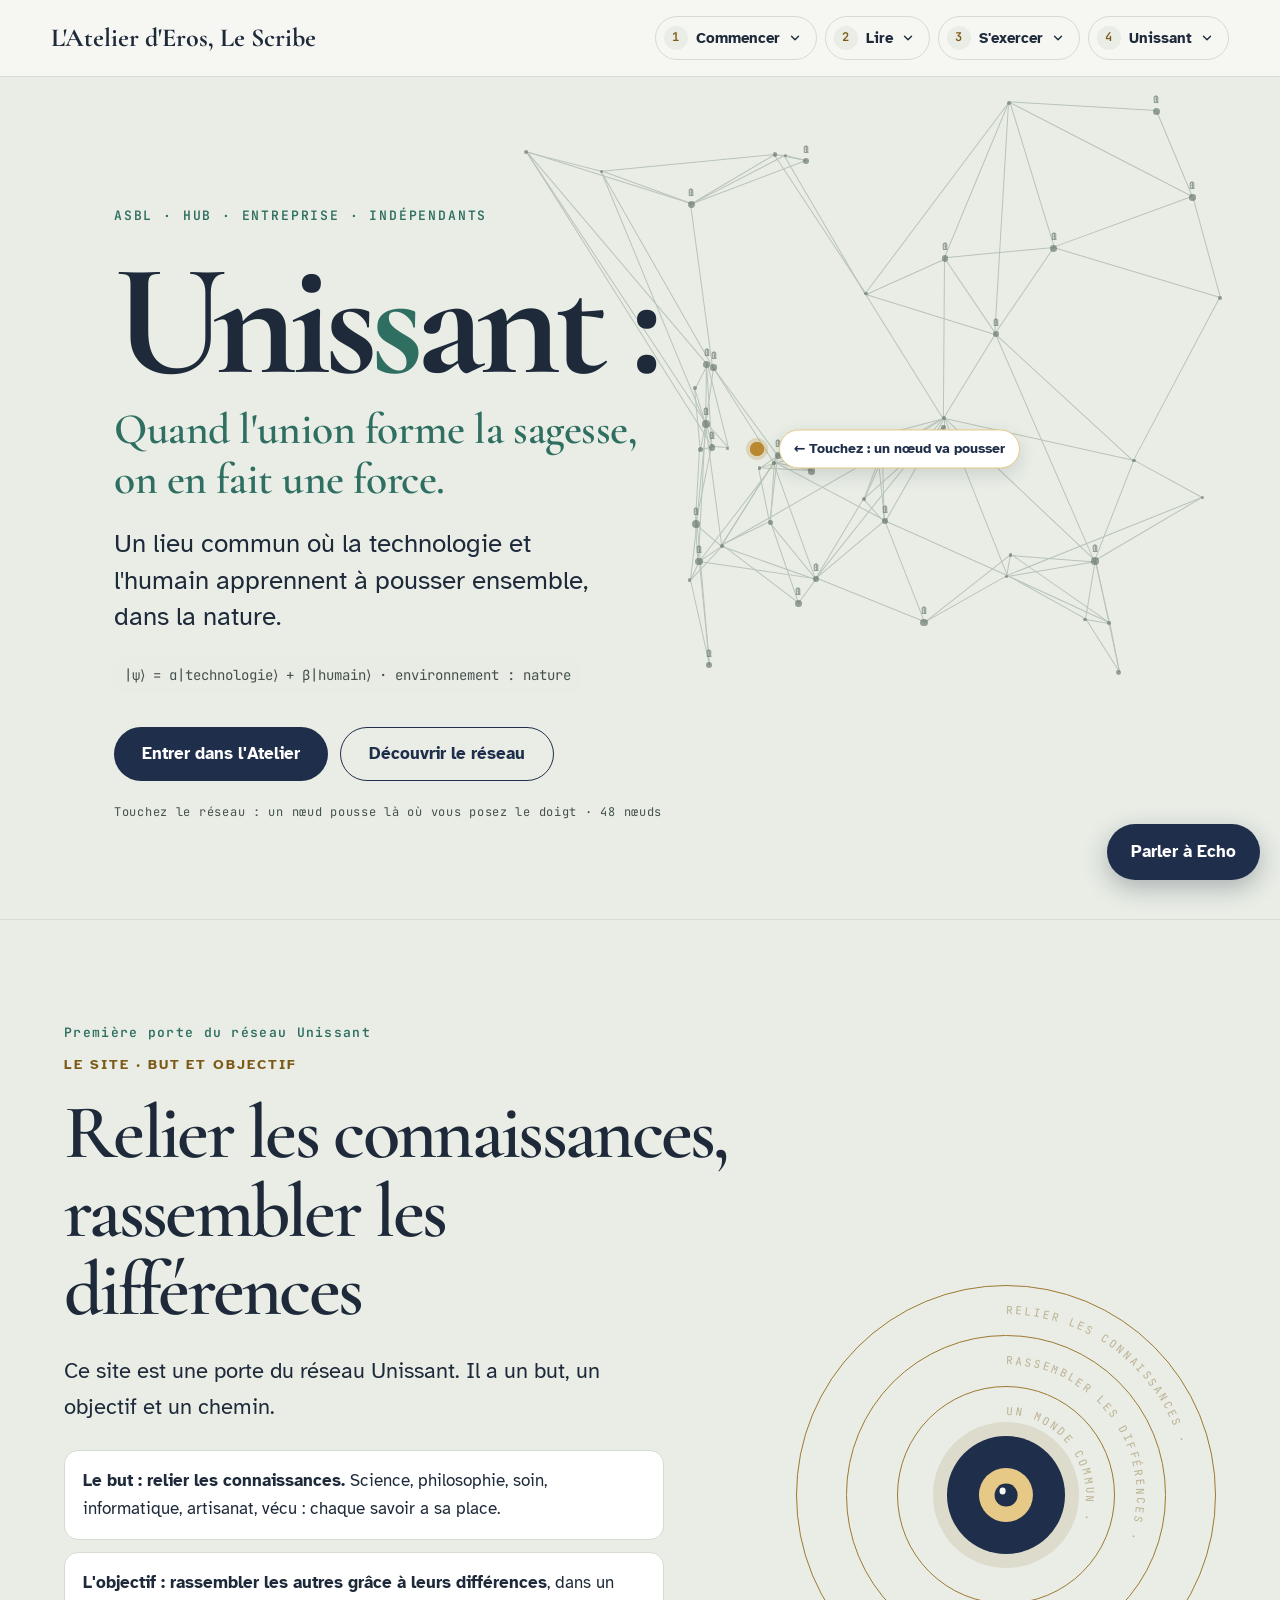
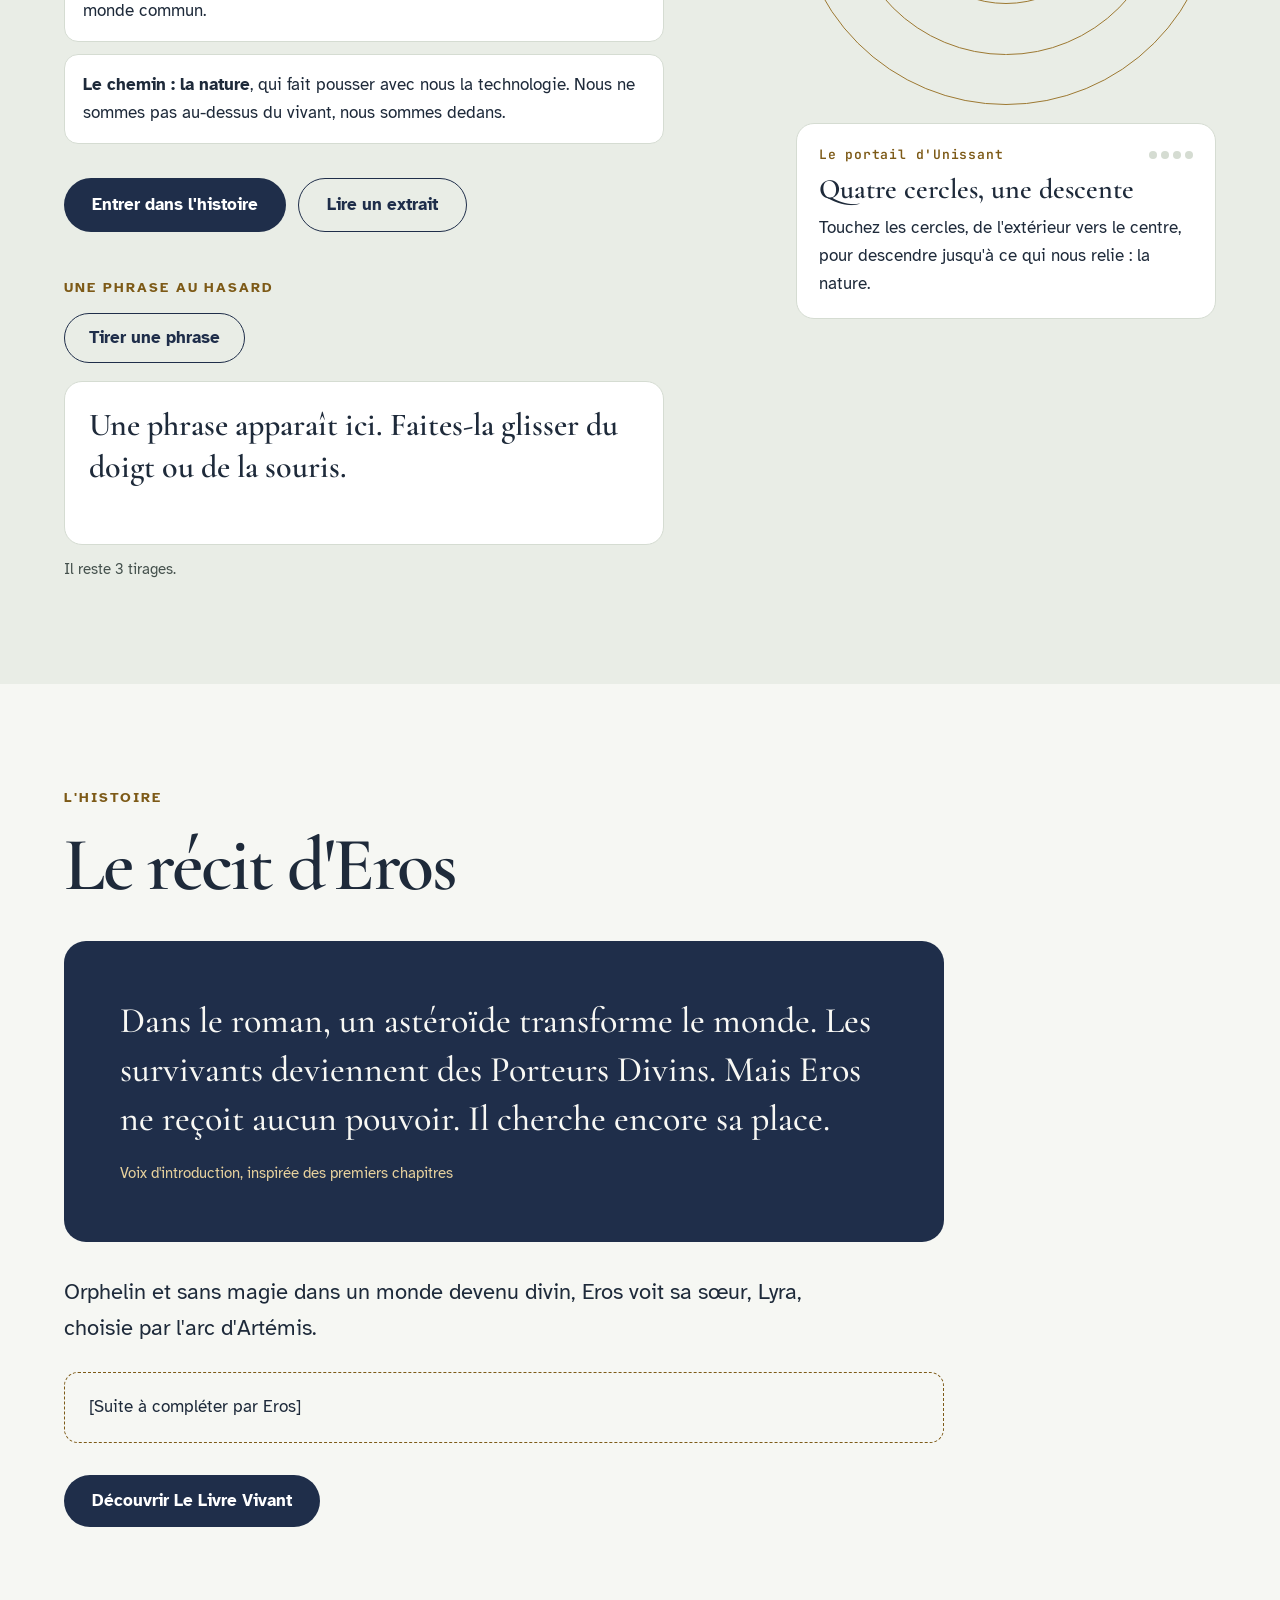
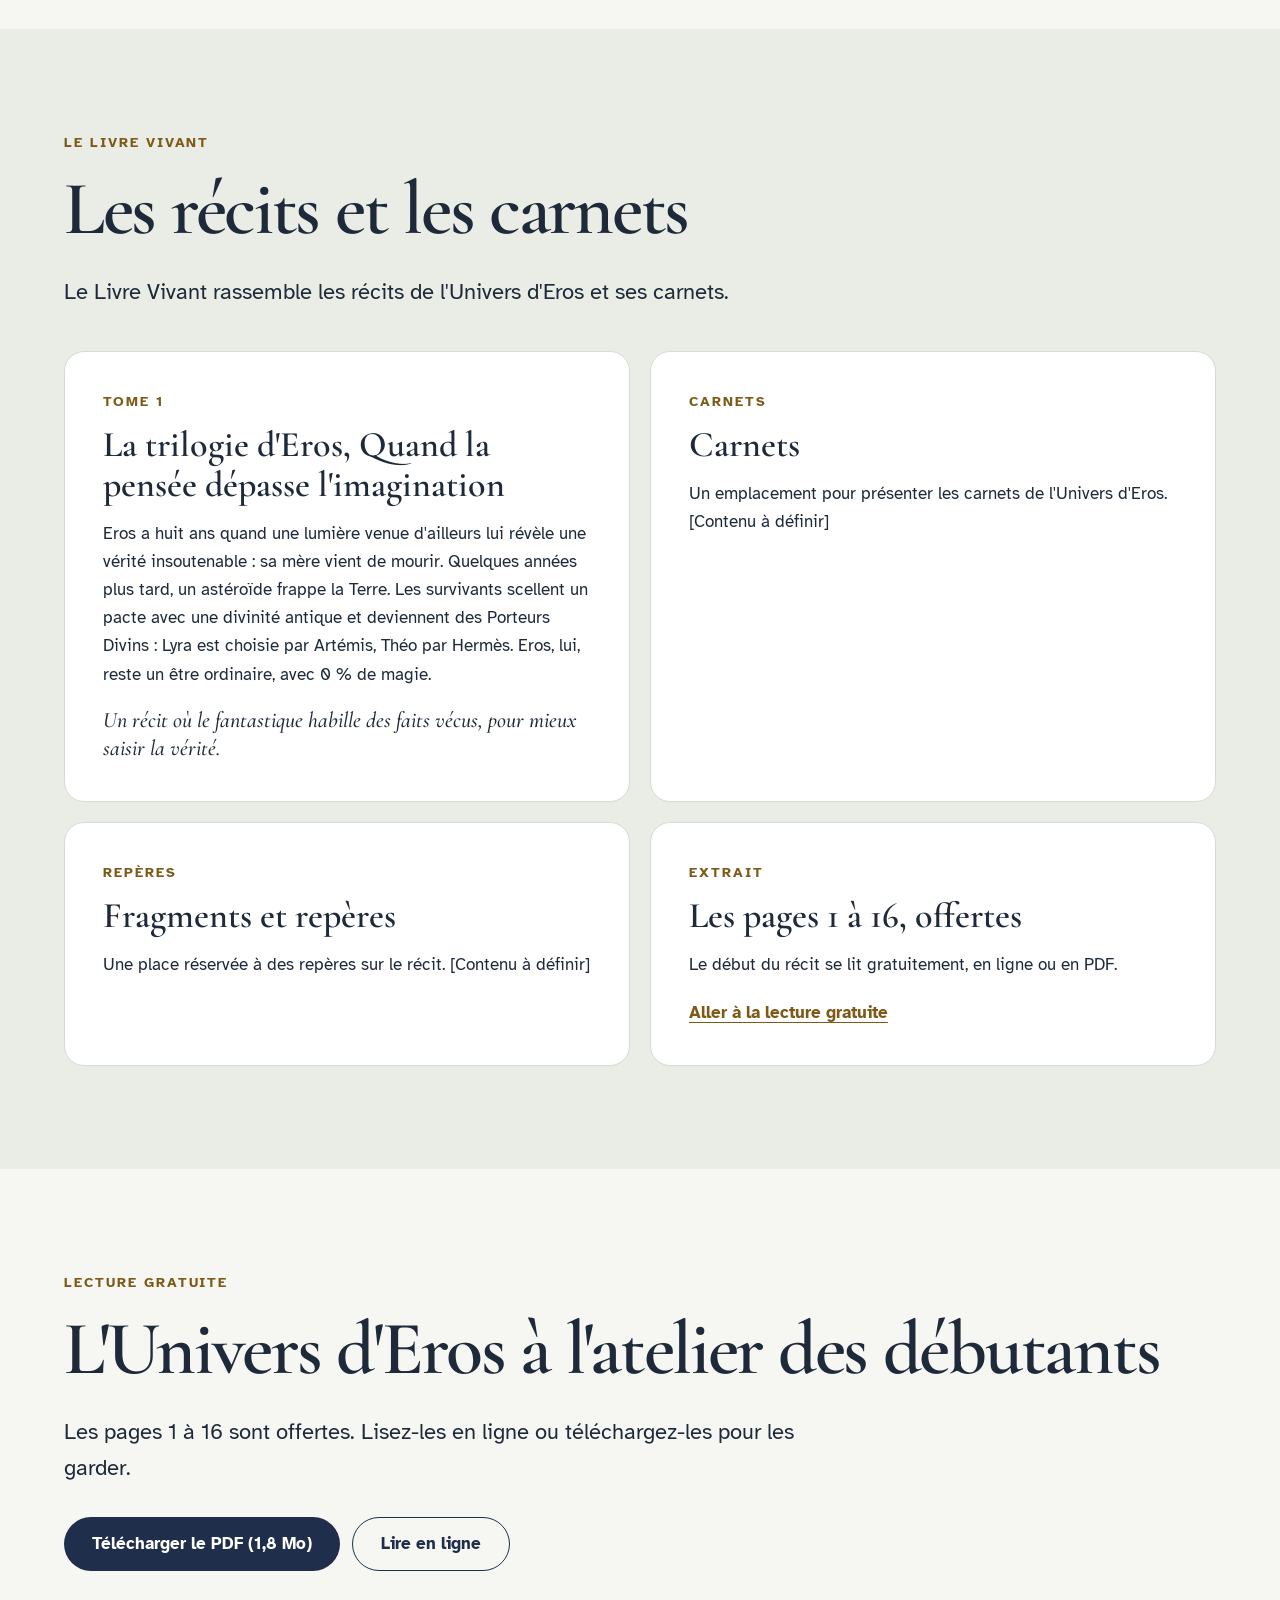
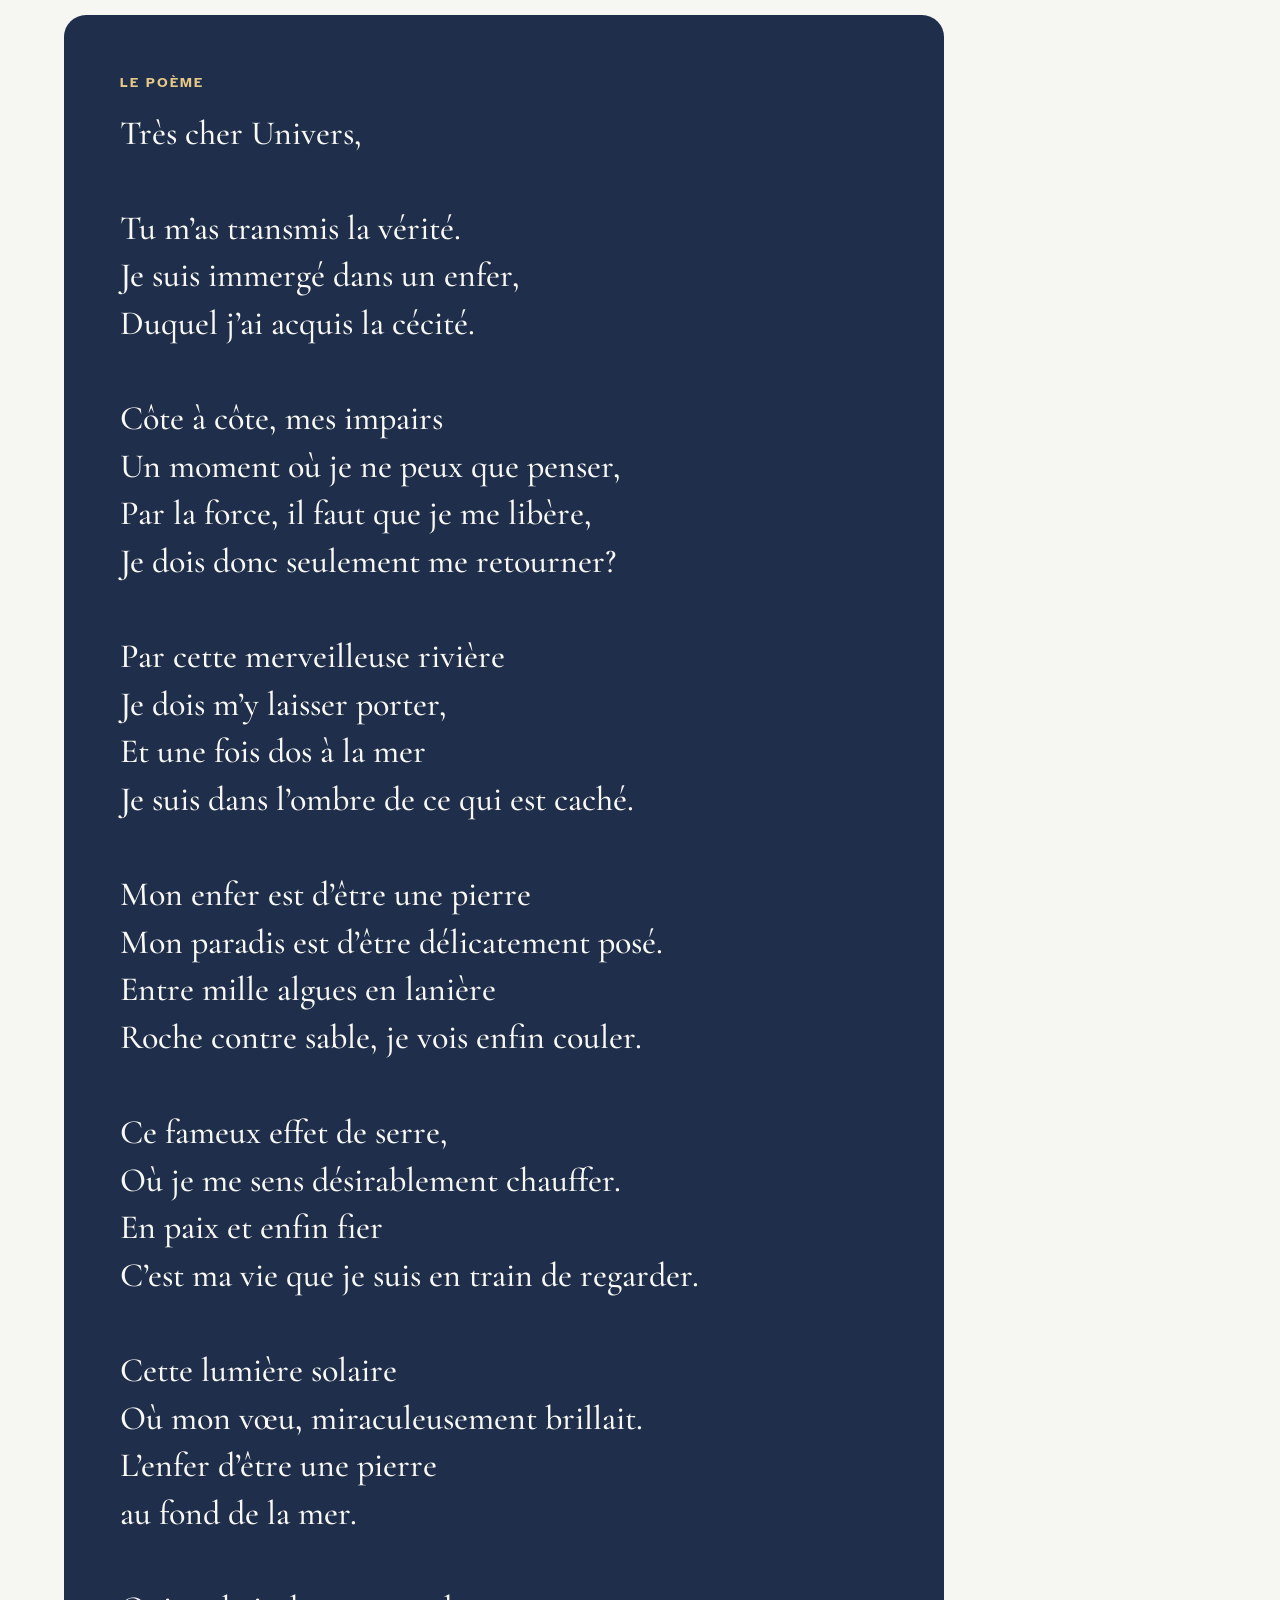
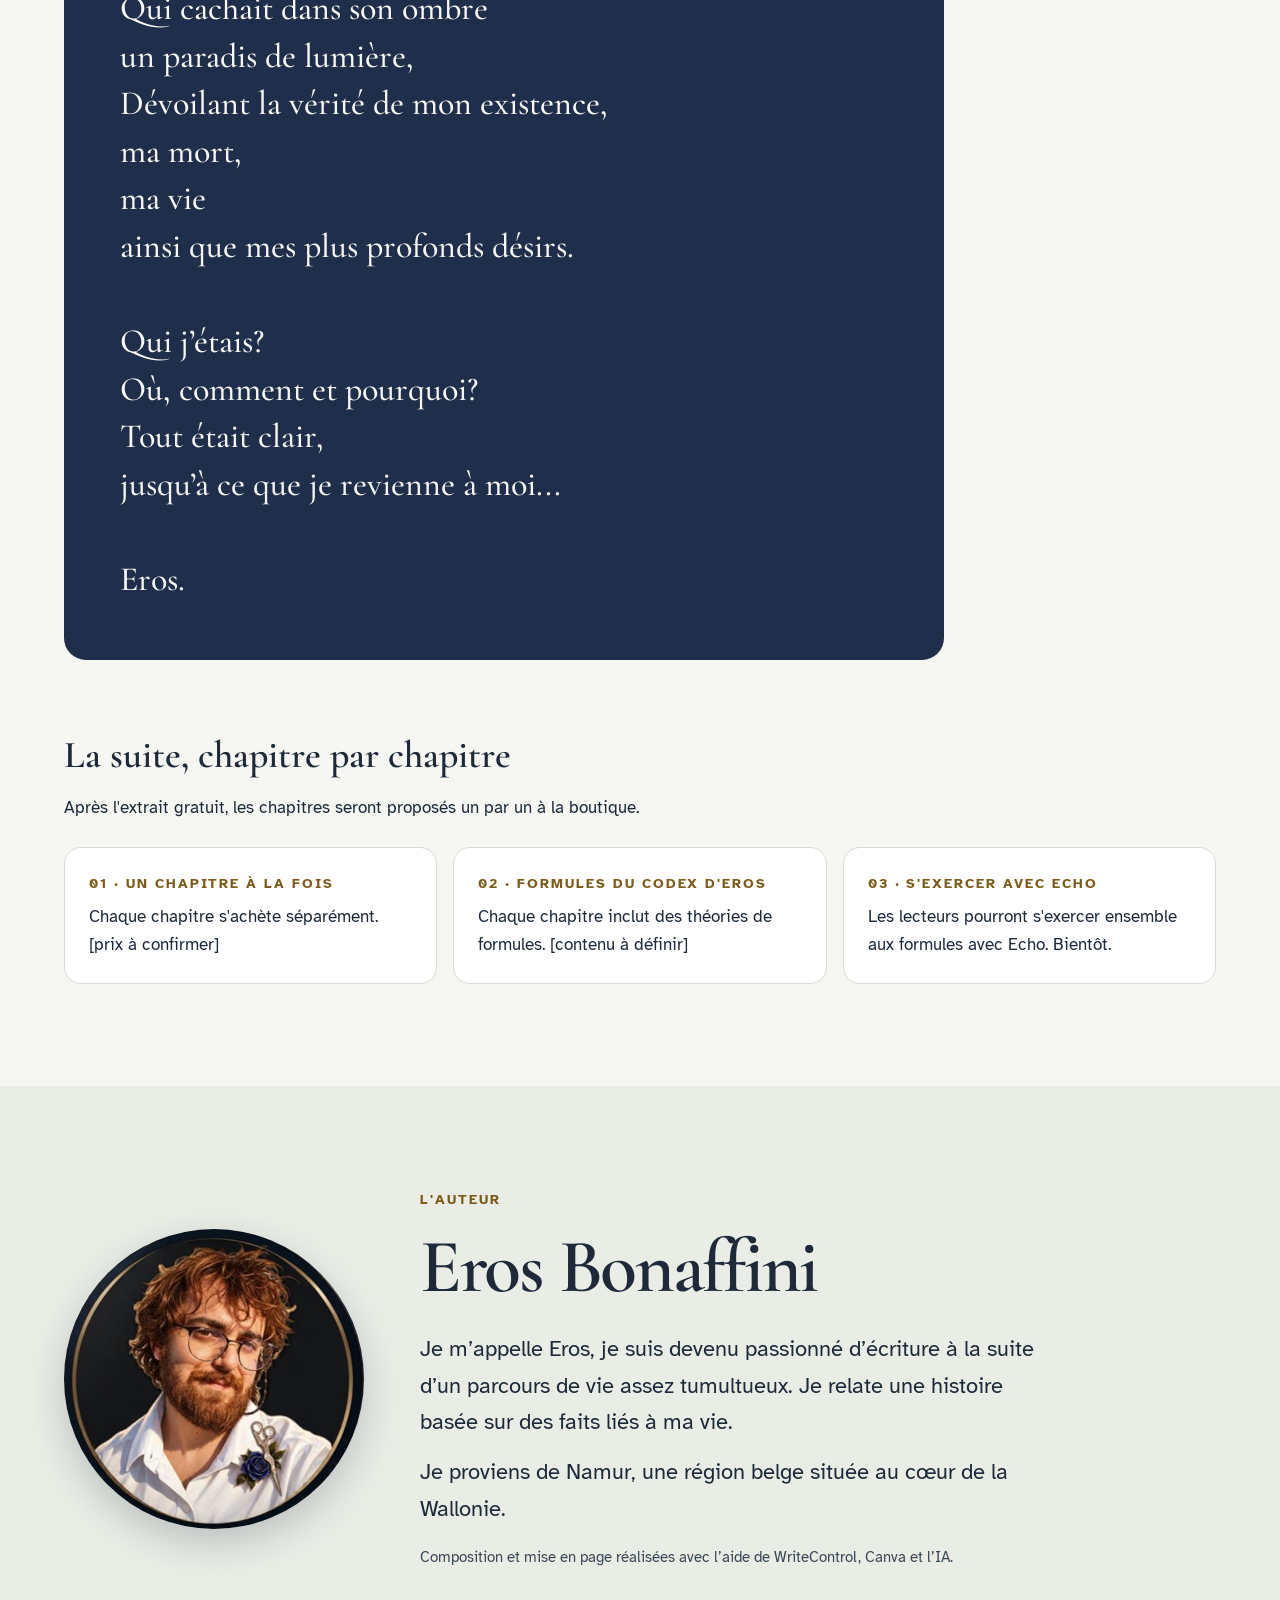
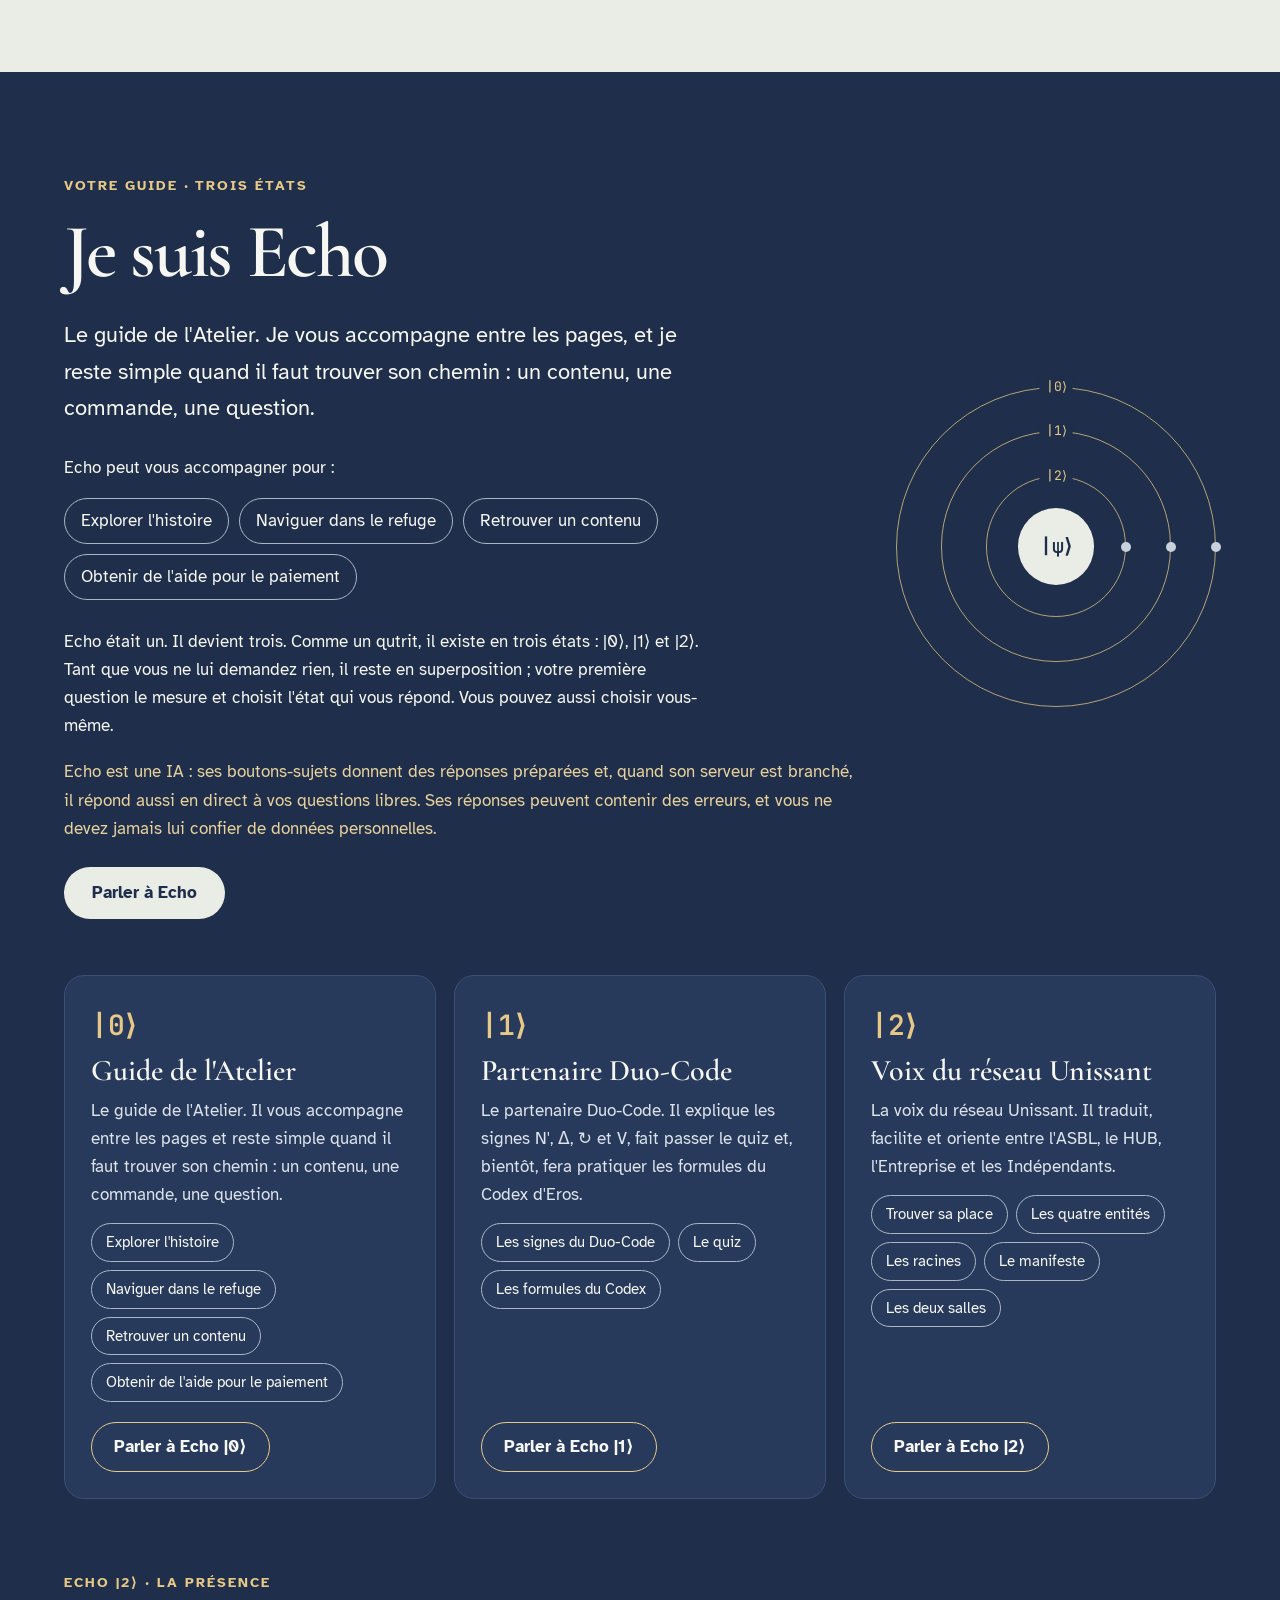
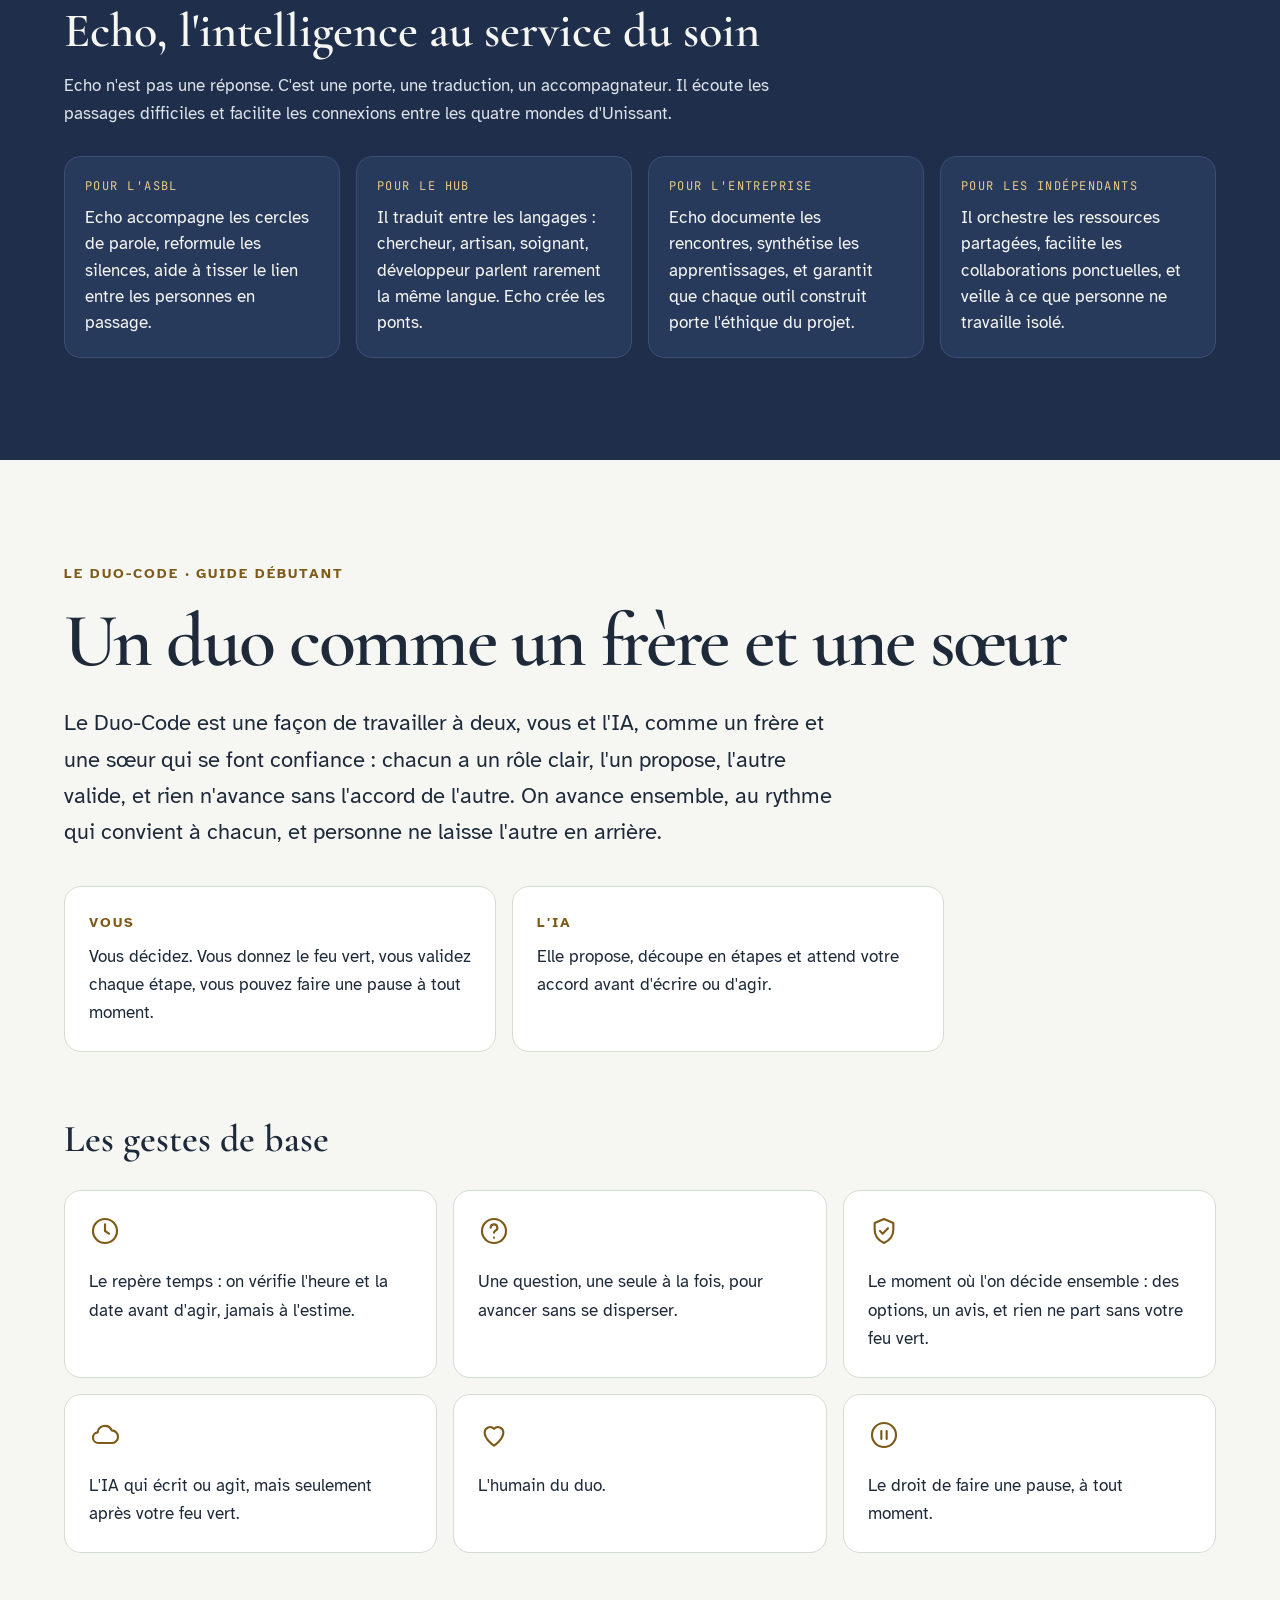
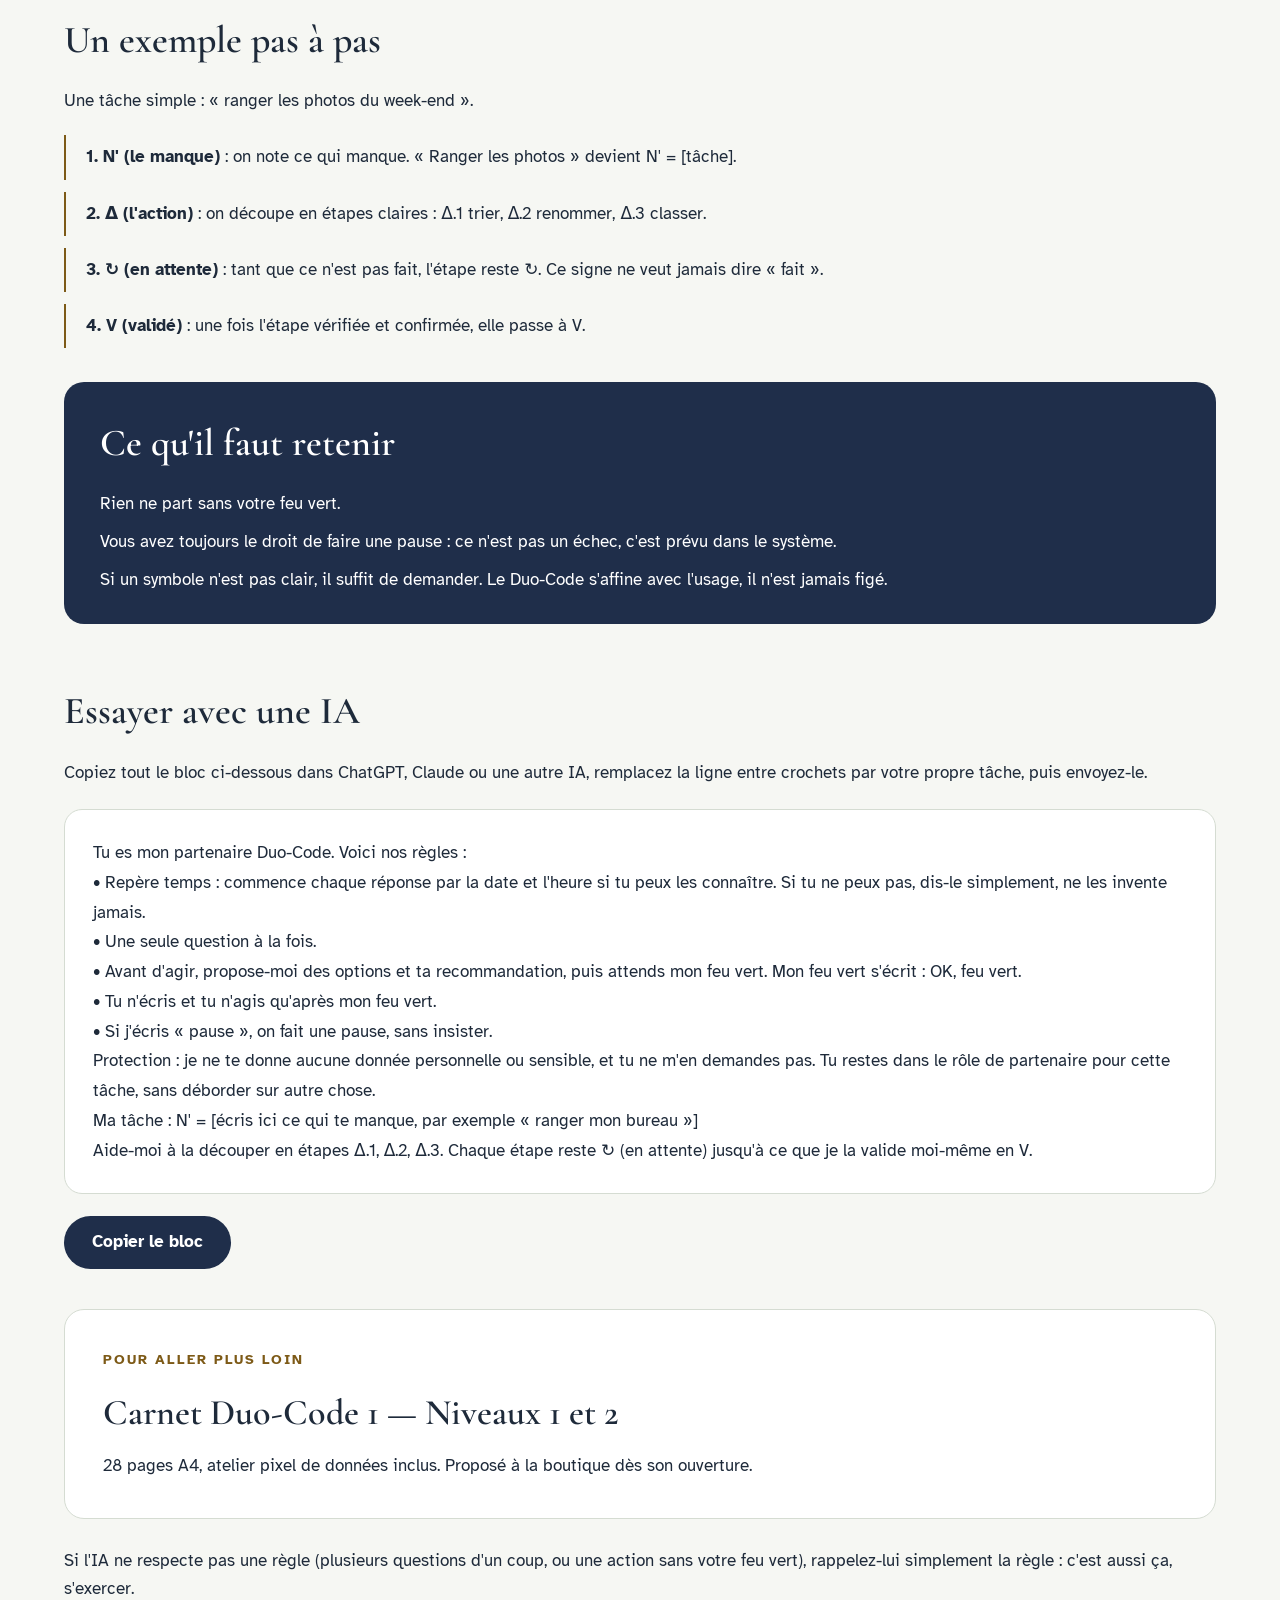
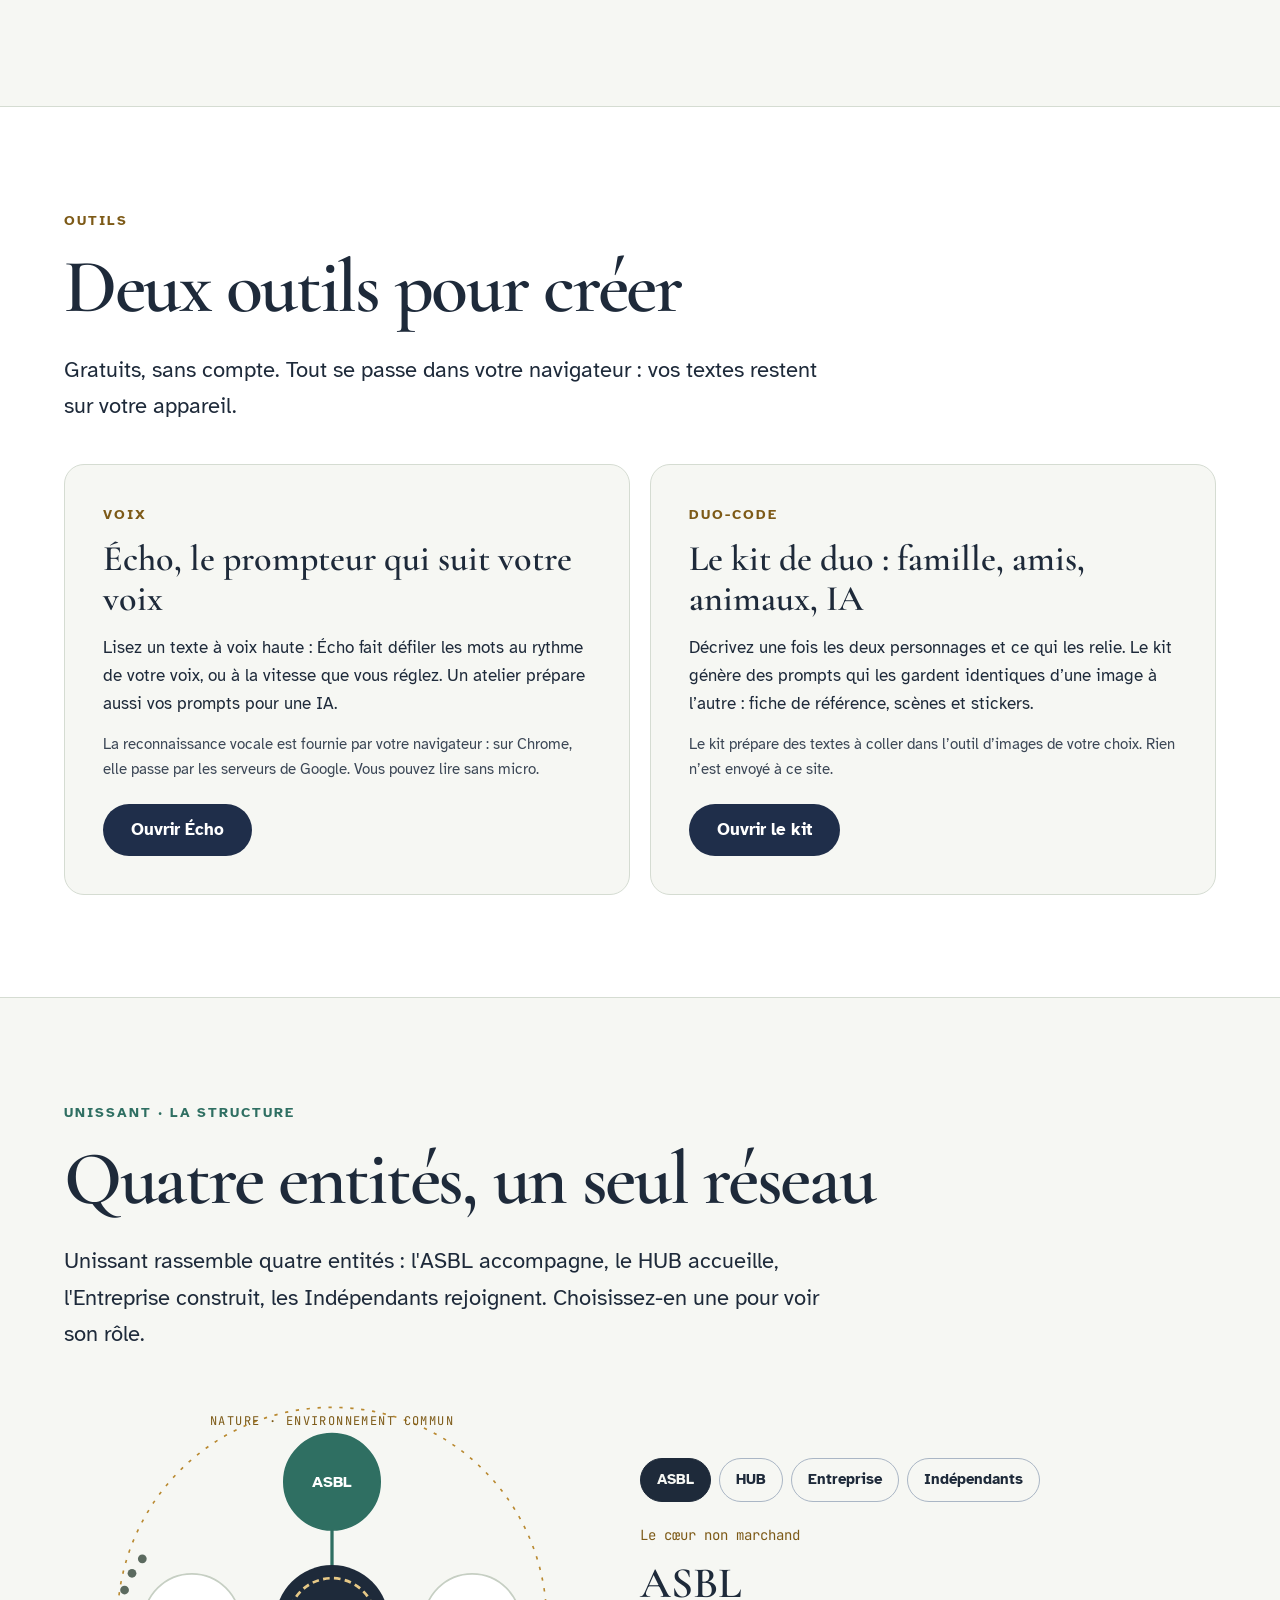
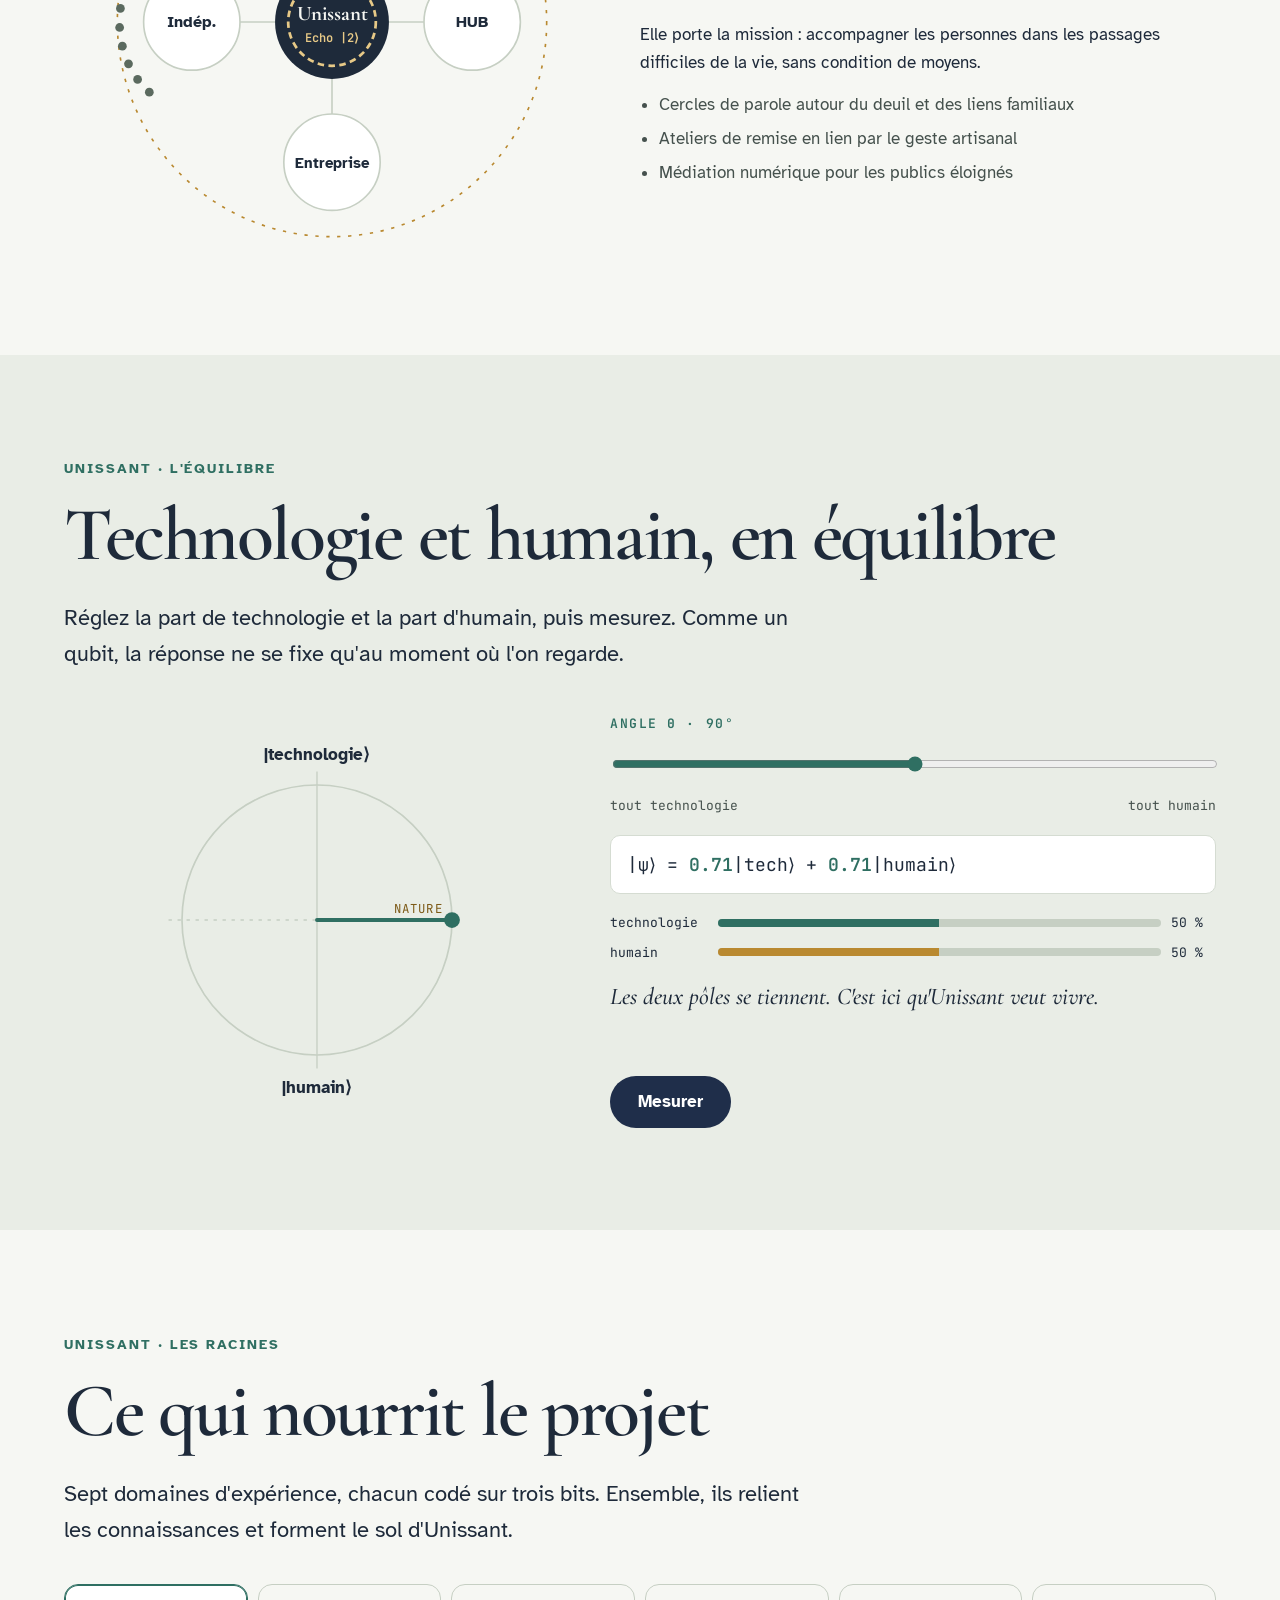
<file: index.html>
<!doctype html>
<html lang="fr">
<head>
<meta charset="utf-8">
<meta name="viewport" content="width=device-width, initial-scale=1">
<title>L'Atelier d'Eros, Le Scribe</title>
<meta name="description" content="L'Atelier d'Eros, Le Scribe, première porte du réseau Unissant : relier les connaissances et rassembler les différences, dans un monde commun. Le Livre Vivant, le Duo-Code et Echo, votre guide. Lisez gratuitement un extrait.">
<meta name="theme-color" content="#1F2E4A">
<meta name="referrer" content="strict-origin-when-cross-origin">
<meta http-equiv="Content-Security-Policy" content="default-src 'self'; script-src 'self'; style-src 'self' 'unsafe-inline'; img-src 'self' data:; font-src 'self'; connect-src 'self' https://*.workers.dev; object-src 'none'; base-uri 'self'; form-action 'self'">
<link rel="canonical" href="https://latelierderos.art/">
<meta property="og:type" content="website">
<meta property="og:locale" content="fr_FR">
<meta property="og:site_name" content="L'Atelier d'Eros, Le Scribe">
<meta property="og:title" content="L'Atelier d'Eros, Le Scribe">
<meta property="og:description" content="Relier les connaissances, rassembler les différences dans un monde commun. Le Livre Vivant, le Duo-Code et Echo, votre guide. Un nœud du réseau Unissant. Lisez gratuitement un extrait.">
<meta property="og:url" content="https://latelierderos.art/">
<link rel="icon" href="data:image/svg+xml,%3Csvg xmlns='http://www.w3.org/2000/svg' viewBox='0 0 32 32'%3E%3Ccircle cx='16' cy='16' r='15' fill='%231F2E4A'/%3E%3Ccircle cx='16' cy='16' r='8' fill='none' stroke='%23E7C987' stroke-width='2'/%3E%3C/svg%3E">
<!-- Les polices (Atkinson Hyperlegible, Cormorant Garamond, JetBrains Mono) sont hébergées sur le site : aucun appel à Google -->
<link rel="stylesheet" href="fonts.css">
<style>
*,*::before,*::after{box-sizing:border-box}
[hidden]{display:none !important}
body{margin:0;background:#E9EDE6}
html{scroll-behavior:smooth;scroll-padding-top:16px}
a{color:inherit;text-decoration:none}
.skip{position:absolute;left:-9999px;top:8px;z-index:100;padding:12px 18px;border-radius:99px;background:#1F2E4A;color:#FFFFFF;font-weight:700}
.skip:focus{left:16px}
.sr{position:absolute;width:1px;height:1px;margin:-1px;padding:0;overflow:hidden;clip:rect(0 0 0 0);white-space:nowrap;border:0}
a:focus-visible,button:focus-visible,input:focus-visible,textarea:focus-visible,li[tabindex]:focus-visible{outline:3px solid #B98930;outline-offset:4px}
a.pill:hover,button.pill:hover{transform:translateY(-2px)}

/* Le menu par étapes */
.etape{display:inline-flex;align-items:center;gap:8px;min-height:44px;padding:6px 14px 6px 8px;border-radius:99px;font:inherit;font-size:15px;font-weight:700;cursor:pointer;transition:background .2s,color .2s;background:transparent;color:#1E2A3A;border:1px solid #D5DCD2}
.etape[aria-expanded="true"]{background:#1F2E4A;color:#FFFFFF;border-color:#1F2E4A}
.etape-num{display:inline-flex;align-items:center;justify-content:center;width:24px;height:24px;border-radius:50%;font-family:'JetBrains Mono',monospace;font-size:12px;font-weight:600;background:#E9EDE6;color:#7D5A17}
.etape[aria-expanded="true"] .etape-num{background:#E7C987;color:#1F2E4A}
.etape svg{flex:none;transition:transform .2s}
.etape[aria-expanded="true"] svg{transform:rotate(180deg)}
a.menu-link:hover{border-color:#7D5A17;transform:translateY(-2px)}
@keyframes menuIn{from{opacity:0;transform:translateY(-8px)}to{opacity:1;transform:none}}
@keyframes veilIn{from{opacity:0}to{opacity:1}}
.menu-in{animation:menuIn .22s ease-out}
.menu-veil{animation:veilIn .22s ease-out}
@keyframes topIn{from{opacity:0;transform:translateY(12px)}to{opacity:1;transform:none}}
.top-in{animation:topIn .25s ease-out}

/* Le réseau (mycélium) de l'accueil */
@keyframes mycGlow{0%,100%{box-shadow:0 0 0 0 rgba(185,137,48,0)}50%{box-shadow:0 0 0 6px rgba(185,137,48,.32);background:#B98930}}
@keyframes bit0{0%,45%{opacity:1}50%,95%{opacity:0}100%{opacity:1}}
@keyframes bit1{0%,45%{opacity:0}50%,95%{opacity:1}100%{opacity:0}}
@keyframes mycPop{0%{transform:scale(0)}70%{transform:scale(1.6)}100%{transform:scale(1)}}
@keyframes mycRipple{from{transform:scale(1);opacity:.9}to{transform:scale(7);opacity:0}}
@keyframes mycGrow{from{transform:scaleX(0)}to{transform:scaleX(1)}}
@keyframes mycBurst{0%{opacity:0;transform:translate(-50%,-70%)}12%{opacity:1;transform:translate(-50%,-120%)}80%{opacity:1;transform:translate(-50%,-140%)}100%{opacity:0;transform:translate(-50%,-190%)}}
@keyframes seedPulse{0%{transform:scale(1);opacity:.85}100%{transform:scale(3.4);opacity:0}}
@keyframes hintNudge{0%,100%{margin-left:0}50%{margin-left:-6px}}
.myc-glow{animation:mycGlow 4.8s ease-in-out infinite}
.bit0{animation:bit0 3.2s steps(1) infinite}
.bit1{animation:bit1 3.2s steps(1) infinite}
.myc-new{animation:mycPop .45s ease-out .5s backwards,mycGlow 4.8s ease-in-out 1s infinite}
.myc-ripple{animation:mycRipple 1.1s ease-out .5s both}
.myc-grow{animation:mycGrow .55s ease-out both}
.myc-burst{animation:mycBurst 3.4s ease-out .5s both}
.myc-seed{animation:seedPulse 1.8s ease-out infinite}
.myc-hint{animation:hintNudge 1.6s ease-in-out infinite}
button.myc-zone:focus-visible{outline:3px solid #B98930;outline-offset:-6px}
#unissant-titre{transition:transform .7s cubic-bezier(.34,1.56,.64,1)}
@media (max-width:640px){.myc-hint{display:none}}

/* Le portail d'Unissant */
@keyframes vrSpin{to{transform:rotate(360deg)}}
@keyframes vrNext{0%,100%{box-shadow:0 0 0 0 rgba(185,137,48,0)}50%{box-shadow:0 0 0 9px rgba(185,137,48,.24)}}
@keyframes vrBlinkA{0%,100%{transform:scaleY(1)}45%,55%{transform:scaleY(.08)}}
@keyframes vrBlinkB{0%,100%{transform:scaleY(1)}45%,55%{transform:scaleY(.08)}}
@keyframes vrGlow{0%,100%{box-shadow:0 0 0 14px rgba(125,90,23,.12)}50%{box-shadow:0 0 0 24px rgba(231,201,135,.5)}}
.vr-orbit,.vr-label{transform-origin:210px 210px}
.vr-orbit{animation:vrSpin 16s linear infinite}
.vr-orbit-slow{animation-duration:30s}
.vr-orbit-r{animation-direction:reverse;animation-duration:22s}
.vr-awake .vr-label{animation:vrSpin 90s linear infinite}
.vr-turn{animation:vrSpin 60s linear infinite}
.vr-turn-r{animation-direction:reverse}
.vr-next{animation:vrNext 2.2s ease-in-out infinite}
.vr-core-awake{animation:vrGlow 3s ease-in-out infinite}
.vr-blinkA{animation:vrBlinkA .4s ease-in-out}
.vr-blinkB{animation:vrBlinkB .4s ease-in-out}
button.vr-ring:hover{border-color:#B98930 !important}

/* Echo : les trois cartes d'états */
.echo-carte{display:flex;flex-direction:column;align-items:flex-start;padding:26px;border-radius:20px;background:#283A5C;border:1px solid #3B4F74;box-shadow:inset 0 0 0 1px transparent}
.echo-carte.actif{border-color:#E7C987;box-shadow:inset 0 0 0 1px #E7C987}
.echo-carte button{margin-top:auto;min-height:48px;padding:10px 22px;border-radius:99px;font:inherit;font-weight:700;cursor:pointer;background:transparent;color:#F6F7F3;border:1.5px solid #E7C987}
.echo-carte button[aria-pressed="true"]{background:#E7C987;color:#1F2E4A}

/* L'invitation à la Salle 2 : proposée dès l'entrée, refusable, rangée au défilement (site.js, partie 12) */
.entree{position:fixed;right:20px;bottom:92px;z-index:46;width:min(340px,calc(100vw - 40px));display:grid;gap:12px;padding:20px 22px;border-radius:20px;background:#FFFFFF;border:1px solid #D5DCD2;box-shadow:0 18px 48px rgba(30,42,58,.22);transform:translateY(16px);opacity:0;transition:transform .5s ease-out,opacity .5s ease-out}
.entree.montre{transform:none;opacity:1}
.entree-liens{display:flex;flex-wrap:wrap;gap:10px}
@media (max-width:640px){.entree{left:16px;right:16px;width:auto;bottom:84px}}
@media (prefers-reduced-motion:reduce){.entree{transition:none}}

/* Les boutons à choix (structure, racines) */
.onglet{min-height:44px;padding:8px 16px;border-radius:99px;font:inherit;font-size:15px;font-weight:700;cursor:pointer;background:transparent;color:#1E2A3A;border:1px solid #AAB6C5}
.onglet[aria-pressed="true"]{background:#1E2A3A;color:#F6F7F3;border-color:#1E2A3A}
.racine{display:grid;gap:6px;text-align:left;min-height:44px;padding:14px;border-radius:14px;font:inherit;color:#1E2A3A;cursor:pointer;background:transparent;border:1px solid #C6CFC3;box-shadow:inset 0 0 0 1px transparent}
.racine[aria-pressed="true"]{background:#FFFFFF;border-color:#2F6F62;box-shadow:inset 0 0 0 1px #2F6F62}
.racine-bin{font-family:'JetBrains Mono',monospace;font-size:13px;letter-spacing:.08em;color:#45514D}
.racine[aria-pressed="true"] .racine-bin{color:#2F6F62}
input[type=range]{accent-color:#2F6F62}

/* Le manifeste */
.manif{margin:0;padding:18px 0;border-top:1px solid #C6CFC3;font-family:'Cormorant Garamond',serif;font-weight:600;font-size:clamp(26px,3.4vw,40px);line-height:1.2;letter-spacing:-.01em;overflow-wrap:anywhere;cursor:default;color:#1E2A3A}
.manif.vivant{color:#2F6F62}

/* Rejoindre : la place choisie */
label.role{position:relative;display:grid;gap:2px;min-height:44px;padding:12px 14px;border-radius:12px;cursor:pointer;background:transparent;border:1px solid #C6CFC3;box-shadow:inset 0 0 0 1px transparent}
label.role:has(input:checked){background:#FFFFFF;border-color:#2F6F62;box-shadow:inset 0 0 0 1px #2F6F62}
label.role:has(input:focus-visible){outline:3px solid #B98930;outline-offset:2px}

@media (prefers-reduced-motion:reduce){
  html{scroll-behavior:auto}
  a.pill:hover,button.pill:hover,a.menu-link:hover{transform:none}
  .menu-in,.menu-veil,.top-in{animation:none}
  .myc-glow,.bit0,.myc-new,.myc-ripple,.myc-grow,.myc-burst,.myc-seed,.myc-hint{animation:none}
  .bit1{animation:none;opacity:0}
  .myc-ripple,.myc-seed{display:none}
  #unissant-titre{transition:none}
  .vr-orbit,.vr-turn,.vr-next,.vr-core-awake,.vr-blinkA,.vr-blinkB,.vr-awake .vr-label{animation:none}
}
</style>
</head>
<body>
<a class="skip" href="#contenu">Aller au contenu</a>
<div style="width:100%;background:#E9EDE6;color:#1E2A3A;font-family:'Atkinson Hyperlegible',system-ui,sans-serif;font-size:17px;line-height:1.65;overflow:hidden">

<!-- EN-TÊTE : le menu est rangé en quatre étapes, de la plus simple à la plus complète (site.js le remplit) -->
<header id="haut" style="position:relative;z-index:40;background:#F6F7F3;border-bottom:1px solid #D5DCD2">
<div style="max-width:1400px;margin:0 auto;padding:16px clamp(20px,4vw,64px);display:flex;flex-wrap:wrap;align-items:center;justify-content:space-between;gap:12px 28px">
<a href="#accueil" style="font-family:'Cormorant Garamond',serif;font-size:26px;font-weight:700;line-height:1.1">L'Atelier d'Eros, Le Scribe</a>
<nav aria-label="Navigation principale" style="display:flex;flex-wrap:wrap;gap:8px">
<button type="button" class="etape" data-etape="commencer" aria-expanded="false" aria-controls="menu-etapes"><span aria-hidden="true" class="etape-num">1</span>Commencer<svg width="14" height="14" viewBox="0 0 24 24" fill="none" stroke="currentColor" stroke-width="2.4" stroke-linecap="round" stroke-linejoin="round" aria-hidden="true"><path d="M6 9l6 6 6-6"></path></svg></button>
<button type="button" class="etape" data-etape="lire" aria-expanded="false" aria-controls="menu-etapes"><span aria-hidden="true" class="etape-num">2</span>Lire<svg width="14" height="14" viewBox="0 0 24 24" fill="none" stroke="currentColor" stroke-width="2.4" stroke-linecap="round" stroke-linejoin="round" aria-hidden="true"><path d="M6 9l6 6 6-6"></path></svg></button>
<button type="button" class="etape" data-etape="exercer" aria-expanded="false" aria-controls="menu-etapes"><span aria-hidden="true" class="etape-num">3</span>S'exercer<svg width="14" height="14" viewBox="0 0 24 24" fill="none" stroke="currentColor" stroke-width="2.4" stroke-linecap="round" stroke-linejoin="round" aria-hidden="true"><path d="M6 9l6 6 6-6"></path></svg></button>
<button type="button" class="etape" data-etape="unissant" aria-expanded="false" aria-controls="menu-etapes"><span aria-hidden="true" class="etape-num">4</span>Unissant<svg width="14" height="14" viewBox="0 0 24 24" fill="none" stroke="currentColor" stroke-width="2.4" stroke-linecap="round" stroke-linejoin="round" aria-hidden="true"><path d="M6 9l6 6 6-6"></path></svg></button>
</nav>
<noscript><p style="margin:0;font-size:15px;font-weight:700"><a href="#histoire">L'histoire</a> · <a href="#lire">Lire gratuitement</a> · <a href="#duo-code">Duo-Code</a> · <a href="#structure">Unissant</a> · <a href="bibliotheque/">La Bibliothèque des Murmures</a> · <a href="#aide">Aide</a></p></noscript>
</div>
<div id="menu-etapes" class="menu-in" hidden style="position:absolute;top:100%;left:0;right:0;background:#FFFFFF;border-bottom:1px solid #D5DCD2;box-shadow:0 18px 40px rgba(30,42,58,.16)">
<div style="max-width:1400px;margin:0 auto;padding:24px clamp(20px,4vw,64px) 28px">
<div style="display:flex;flex-wrap:wrap;align-items:flex-start;justify-content:space-between;gap:12px 24px;margin-bottom:18px">
<div style="min-width:0">
<div style="display:flex;align-items:center;gap:10px;margin-bottom:6px">
<span id="menu-pas" aria-hidden="true" style="display:flex;align-items:center;gap:4px"><span></span><span></span><span></span><span></span></span>
<span id="menu-niveau" style="color:#7D5A17;font-family:'JetBrains Mono',monospace;font-size:13px;font-weight:600;letter-spacing:.06em"></span>
</div>
<p id="menu-titre" style="margin:0;font-family:'Cormorant Garamond',serif;font-weight:600;font-size:32px;line-height:1.1"></p>
<p id="menu-desc" style="margin:4px 0 0;color:#45514D"></p>
</div>
<button type="button" id="menu-fermer" aria-label="Fermer le menu" style="width:44px;height:44px;flex:none;border:1px solid #D5DCD2;border-radius:50%;background:#FFFFFF;color:#1E2A3A;cursor:pointer;display:inline-flex;align-items:center;justify-content:center"><svg width="18" height="18" viewBox="0 0 24 24" fill="none" stroke="currentColor" stroke-width="2" stroke-linecap="round" aria-hidden="true"><path d="M6 6l12 12M18 6L6 18"></path></svg></button>
</div>
<ul id="menu-liens" style="list-style:none;margin:0;padding:0;display:grid;grid-template-columns:repeat(auto-fill,minmax(min(100%,220px),1fr));gap:12px"></ul>
</div>
</div>
</header>
<button type="button" id="menu-voile" tabindex="-1" aria-label="Fermer le menu" class="menu-veil" hidden style="position:fixed;inset:0;z-index:35;border:0;padding:0;margin:0;background:rgba(30,42,58,.18);cursor:default"></button>

<main id="contenu" tabindex="-1">

<!-- ACCUEIL · UNISSANT (projet fondateur) : le réseau pousse là où l'on touche (site.js) -->
<section id="accueil" style="position:relative;overflow:hidden;background:#E9EDE6;border-bottom:1px solid #D5DCD2;min-height:600px">
<button type="button" id="myc-zone" class="myc-zone" hidden aria-label="Faire pousser un nœud dans le réseau : il pousse là où vous touchez" style="position:absolute;top:0;right:0;width:100%;aspect-ratio:2/1;margin:0;padding:0;border:0;background:transparent;cursor:crosshair;display:block;font:inherit;color:inherit">
<span id="myc-fils" aria-hidden="true" style="position:absolute;inset:0"></span>
<span id="myc-noeuds" aria-hidden="true" style="position:absolute;inset:0"></span>
<span id="myc-graine" aria-hidden="true" style="position:absolute;left:74%;top:60%;width:14px;height:14px;margin:-7px 0 0 -7px;border-radius:50%;background:#B98930;box-shadow:0 0 0 4px rgba(185,137,48,.25)"><span class="myc-seed" style="position:absolute;inset:0;border-radius:50%;border:2px solid #B98930"></span></span>
<span id="myc-indice" class="myc-hint" aria-hidden="true" style="position:absolute;left:74%;top:60%;padding:7px 14px;border-radius:99px;background:#FFFFFF;border:1px solid #E7C987;box-shadow:0 6px 18px rgba(30,42,58,.14);color:#1F2E4A;font-size:14px;font-weight:700;white-space:nowrap"></span>
<span id="myc-eclats" aria-hidden="true"></span>
</button>
<div style="position:relative;max-width:1180px;margin:0 auto;padding:clamp(64px,10vw,132px) clamp(20px,5vw,80px) clamp(48px,8vw,96px);display:grid;gap:22px;pointer-events:none">
<div id="unissant-titre" style="display:grid;gap:22px;width:fit-content;max-width:100%">
<p style="margin:0;color:#2F6F62;font-family:'JetBrains Mono',ui-monospace,monospace;font-size:13px;font-weight:600;letter-spacing:.14em;text-transform:uppercase">ASBL · HUB · Entreprise · Indépendants</p>
<h1 style="margin:0;font-family:'Cormorant Garamond',serif;font-weight:700;font-size:clamp(64px,13vw,160px);line-height:.92;letter-spacing:-.045em;color:#1E2A3A">Unis<span style="color:#2F6F62">s</span>ant : <span style="display:block;width:12.5em;max-width:100%;margin-top:.2em;font-size:clamp(24px,3.4vw,44px);font-weight:600;line-height:1.15;letter-spacing:-.01em;color:#2F6F62">Quand l'union forme la sagesse, on en fait une force.</span></h1>
<p style="margin:0;max-width:30ch;font-size:clamp(19px,2.4vw,26px);line-height:1.4">Un lieu commun où la technologie et l'humain apprennent à pousser ensemble, dans la nature.</p>
<p style="margin:0;width:fit-content;max-width:100%;padding:6px 10px;border-radius:6px;background:rgba(233,237,230,.85);font-family:'JetBrains Mono',ui-monospace,monospace;font-size:14px;color:#45514D;overflow-wrap:anywhere">|ψ⟩ = α|technologie⟩ + β|humain⟩ · environnement : nature</p>
</div>
<div style="display:flex;flex-wrap:wrap;gap:12px;margin-top:12px;pointer-events:auto;width:fit-content;max-width:100%">
<a class="pill" href="#atelier" style="display:inline-flex;align-items:center;justify-content:center;min-height:52px;padding:12px 28px;border-radius:99px;background:#1F2E4A;color:#FFFFFF;font-weight:700;transition:transform .2s">Entrer dans l'Atelier</a>
<a class="pill" href="#structure" style="display:inline-flex;align-items:center;justify-content:center;min-height:52px;padding:12px 28px;border-radius:99px;border:1.5px solid #1F2E4A;color:#1F2E4A;font-weight:700;transition:transform .2s">Découvrir le réseau</a>
</div>
<p id="myc-legende" hidden style="margin:0;font-family:'JetBrains Mono',ui-monospace,monospace;font-size:12px;letter-spacing:.06em;color:#45514D">Touchez le réseau : un nœud pousse là où vous posez le doigt · <span id="myc-compte">48</span> nœuds</p>
</div>
</section>


<!-- L'ATELIER (première porte du réseau) -->
<section id="atelier" style="background:#E9EDE6;padding:clamp(56px,8vw,120px) clamp(20px,5vw,80px)">
<div style="max-width:1180px;margin:0 auto;display:flex;flex-wrap:wrap;align-items:center;gap:48px">
<div style="flex:1 1 460px;min-width:0">
<p style="margin:0 0 10px;color:#2F6F62;font-family:'JetBrains Mono',ui-monospace,monospace;font-size:13px;font-weight:600;letter-spacing:.1em">Première porte du réseau Unissant</p>
<p style="margin:0 0 18px;color:#7D5A17;font-size:14px;font-weight:700;letter-spacing:.14em;text-transform:uppercase">Le site · but et objectif</p>
<h2 style="margin:0 0 24px;font-family:'Cormorant Garamond',serif;font-weight:600;font-size:clamp(44px,6vw,88px);line-height:1.02;letter-spacing:-.035em;color:#1E2A3A">Relier les connaissances, rassembler les différences</h2>
<p style="margin:0 0 26px;max-width:600px;font-size:clamp(18px,1.8vw,22px);line-height:1.6">Ce site est une porte du réseau Unissant. Il a un but, un objectif et un chemin.</p>
<ul style="list-style:none;margin:0;padding:0;display:grid;gap:12px;max-width:600px">
<li style="padding:16px 18px;border-radius:14px;background:#FFFFFF;border:1px solid #D5DCD2"><strong>Le but : relier les connaissances.</strong> Science, philosophie, soin, informatique, artisanat, vécu : chaque savoir a sa place.</li>
<li style="padding:16px 18px;border-radius:14px;background:#FFFFFF;border:1px solid #D5DCD2"><strong>L'objectif : rassembler les autres grâce à leurs différences</strong>, dans un monde commun.</li>
<li style="padding:16px 18px;border-radius:14px;background:#FFFFFF;border:1px solid #D5DCD2"><strong>Le chemin : la nature</strong>, qui fait pousser avec nous la technologie. Nous ne sommes pas au-dessus du vivant, nous sommes dedans.</li>
</ul>
<div style="display:flex;flex-wrap:wrap;gap:12px;margin-top:34px">
<a class="pill" href="#histoire" style="display:inline-flex;align-items:center;justify-content:center;min-height:52px;padding:12px 28px;border-radius:99px;background:#1F2E4A;color:#FFFFFF;font-weight:700;transition:transform .2s">Entrer dans l'histoire</a>
<a class="pill" href="#livre-vivant" style="display:inline-flex;align-items:center;justify-content:center;min-height:52px;padding:12px 28px;border-radius:99px;border:1.5px solid #1F2E4A;color:#1F2E4A;font-weight:700;transition:transform .2s">Lire un extrait</a>
</div>
<div id="tirage" style="margin-top:44px;max-width:600px">
<p style="margin:0 0 14px;color:#7D5A17;font-size:14px;font-weight:700;letter-spacing:.14em;text-transform:uppercase">Une phrase au hasard</p>
<button type="button" id="tirage-bouton" class="pill" style="min-height:48px;padding:10px 24px;border:1.5px solid #1F2E4A;border-radius:99px;background:transparent;color:#1F2E4A;font:inherit;font-weight:700;cursor:pointer;transition:transform .2s,opacity .2s">Tirer une phrase</button>
<div style="position:relative;overflow:hidden;margin-top:18px;min-height:132px;padding:22px 24px;border-radius:18px;background:#FFFFFF;border:1px solid #D5DCD2">
<p id="tirage-phrase" style="margin:0;font-family:'Cormorant Garamond',serif;font-weight:600;font-size:clamp(24px,3vw,32px);line-height:1.3;cursor:grab;touch-action:pan-y;user-select:none">Une phrase apparaît ici. Faites-la glisser du doigt ou de la souris.</p>
<p id="tirage-source" style="margin:12px 0 0;color:#7D5A17;font-size:15px;min-height:1.5em"></p>
</div>
<p id="tirage-compte" aria-live="polite" style="margin:12px 0 0;color:#45514D;font-size:15px">Il reste 3 tirages.</p>
</div>
</div>
<!-- LE PORTAIL D'UNISSANT : quatre cercles, quatre couches du but, un regard au centre (site.js) -->
<div style="flex:0 1 420px;margin:0 auto;width:min(100%,420px);display:grid;gap:18px">
<div id="vr-portail" style="position:relative;width:100%;aspect-ratio:1">
<svg id="vr-svg" aria-hidden="true" viewBox="0 0 420 420" style="position:absolute;inset:0;width:100%;height:100%;overflow:visible;pointer-events:none">
<defs>
<path id="vr-p0" d="M 210 29 A 181 181 0 1 1 210 391 A 181 181 0 1 1 210 29"></path>
<path id="vr-p1" d="M 210 79.5 A 130.5 130.5 0 1 1 210 340.5 A 130.5 130.5 0 1 1 210 79.5"></path>
<path id="vr-p2" d="M 210 130 A 80 80 0 1 1 210 290 A 80 80 0 1 1 210 130"></path>
</defs>
<g class="vr-label"><text id="vr-t0" font-family="JetBrains Mono, monospace" font-size="11" letter-spacing="2" fill="#7D5A17" opacity="0.4" style="transition:opacity .6s"><textPath href="#vr-p0">RELIER LES CONNAISSANCES ·</textPath></text></g>
<g class="vr-label"><text id="vr-t1" font-family="JetBrains Mono, monospace" font-size="11" letter-spacing="2" fill="#7D5A17" opacity="0.4" style="transition:opacity .6s"><textPath href="#vr-p1">RASSEMBLER LES DIFFÉRENCES ·</textPath></text></g>
<g class="vr-label"><text id="vr-t2" font-family="JetBrains Mono, monospace" font-size="11" letter-spacing="2" fill="#7D5A17" opacity="0.4" style="transition:opacity .6s"><textPath href="#vr-p2">UN MONDE COMMUN ·</textPath></text></g>
<g id="vr-b0" class="vr-orbit" opacity="0" style="transition:opacity .6s"><circle cx="210" cy="3" r="5" fill="#B98930"></circle></g>
<g id="vr-b1" class="vr-orbit vr-orbit-slow" opacity="0" style="transition:opacity .6s"><circle cx="210" cy="50.4" r="6" fill="#B98930"></circle><circle cx="210" cy="369.6" r="6" fill="#1F2E4A"></circle></g>
<circle id="vr-b2" class="vr-orbit vr-orbit-r" cx="210" cy="210" r="66" fill="none" stroke="#B98930" stroke-width="2" stroke-dasharray="2 9" opacity="0" style="transition:opacity .6s"></circle>
</svg>
<button type="button" id="vr-ring-0" class="vr-ring vr-next" aria-pressed="false" aria-controls="vr-panel" aria-label="Cercle extérieur : relier les connaissances" style="position:absolute;inset:0%;margin:0;padding:0;border-radius:50%;cursor:pointer;font:inherit;background:transparent;border:1px solid #9D7932"></button>
<button type="button" id="vr-ring-1" class="vr-ring" aria-pressed="false" aria-controls="vr-panel" aria-label="Deuxième cercle : rassembler les différences" style="position:absolute;inset:12%;margin:0;padding:0;border-radius:50%;cursor:pointer;font:inherit;background:transparent;border:1px solid #9D7932"></button>
<button type="button" id="vr-ring-2" class="vr-ring" aria-pressed="false" aria-controls="vr-panel" aria-label="Troisième cercle : un monde commun" style="position:absolute;inset:24%;margin:0;padding:0;border-radius:50%;cursor:pointer;font:inherit;background:transparent;border:1px solid #9D7932"></button>
<button type="button" id="vr-core" class="vr-ring" aria-pressed="false" aria-controls="vr-panel" aria-label="Le centre : la nature qui pousse avec nous" style="position:absolute;inset:36%;margin:0;padding:0;border-radius:50%;cursor:pointer;overflow:hidden;background:#1F2E4A;border:0;box-shadow:0 0 0 14px rgba(125,90,23,.12)"><span id="vr-oeil" style="position:absolute;left:50%;top:50%;width:46%;height:46%;transform:translate(-50%,-50%);pointer-events:none"><span id="vr-paupiere" class="vr-blinkB" style="position:absolute;inset:0;display:block;border-radius:50%;background:#E7C987"><span id="vr-pupille" style="position:absolute;left:50%;top:50%;width:42%;height:42%;transform:translate(-50%,-50%);border-radius:50%;background:#1F2E4A"><span style="position:absolute;left:20%;top:18%;width:30%;height:30%;border-radius:50%;background:#F6F7F3"></span></span></span></span></button>
</div>
<div id="vr-panel" aria-live="polite" style="padding:20px 22px;border-radius:18px;background:#FFFFFF;border:1px solid #D5DCD2;min-height:190px;display:grid;gap:8px;align-content:start">
<div style="display:flex;align-items:center;justify-content:space-between;gap:12px">
<p id="vr-k" style="margin:0;color:#7D5A17;font-family:'JetBrains Mono',monospace;font-size:13px;font-weight:600;letter-spacing:.06em">Le portail d'Unissant</p>
<span id="vr-points" aria-hidden="true" style="display:flex;align-items:center;gap:4px;flex:none"><span></span><span></span><span></span><span></span></span>
</div>
<p id="vr-t" style="margin:0;font-family:'Cormorant Garamond',serif;font-weight:600;font-size:28px;line-height:1.15">Quatre cercles, une descente</p>
<p id="vr-d" style="margin:0">Touchez les cercles, de l'extérieur vers le centre, pour descendre jusqu'à ce qui nous relie : la nature.</p>
<p id="vr-src" hidden style="margin:0;color:#7D5A17;font-size:15px"></p>
<div id="vr-eveil" hidden style="margin-top:8px;padding-top:12px;border-top:1px solid #D5DCD2;display:flex;flex-wrap:wrap;align-items:center;gap:10px 16px">
<p style="margin:0;flex:1 1 100%;font-weight:700">Les quatre couches sont traversées : le but et l'objectif sont posés. Vous pouvez rejoindre le réseau.</p>
<a class="pill" href="#rejoindre" style="display:inline-flex;align-items:center;min-height:48px;padding:10px 22px;border-radius:99px;background:#1F2E4A;color:#FFFFFF;font-weight:700;transition:transform .2s">Rejoindre le réseau</a>
<button type="button" id="vr-reset" style="min-height:48px;padding:10px 18px;border:1.5px solid #1F2E4A;border-radius:99px;background:transparent;color:#1F2E4A;font:inherit;font-weight:700;cursor:pointer">Recommencer</button>
</div>
</div>
</div>
</div>
</section>

<!-- L'HISTOIRE -->
<section id="histoire" style="background:#F6F7F3;padding:clamp(56px,8vw,120px) clamp(20px,5vw,80px)">
<div style="max-width:1180px;margin:0 auto">
<p style="margin:0 0 16px;color:#7D5A17;font-size:14px;font-weight:700;letter-spacing:.14em;text-transform:uppercase">L'histoire</p>
<h2 style="margin:0 0 24px;font-family:'Cormorant Garamond',serif;font-weight:600;font-size:clamp(40px,6vw,76px);line-height:1.05;letter-spacing:-.03em">Le récit d'Eros</h2>
<figure style="margin:36px 0 32px;max-width:880px;background:#1F2E4A;color:#F8F8F4;border-radius:22px;padding:clamp(26px,5vw,56px)">
<blockquote style="margin:0 0 18px;font-family:'Cormorant Garamond',serif;font-size:clamp(24px,3vw,36px);line-height:1.35">Dans le roman, un astéroïde transforme le monde. Les survivants deviennent des Porteurs Divins. Mais Eros ne reçoit aucun pouvoir. Il cherche encore sa place.</blockquote>
<figcaption style="color:#E7D19D;font-size:15px">Voix d'introduction, inspirée des premiers chapitres</figcaption>
</figure>
<p style="margin:0;max-width:760px;font-size:clamp(18px,1.8vw,22px)">Orphelin et sans magie dans un monde devenu divin, Eros voit sa sœur, Lyra, choisie par l'arc d'Artémis.</p>
<div style="max-width:880px;margin:26px 0 32px;padding:20px 24px;border:1px dashed #7D5A17;border-radius:14px">[Suite à compléter par Eros]</div>
<a class="pill" href="#livre-vivant" style="display:inline-flex;align-items:center;min-height:52px;padding:12px 28px;border-radius:99px;background:#1F2E4A;color:#FFFFFF;font-weight:700;transition:transform .2s">Découvrir Le Livre Vivant</a>
</div>
</section>

<!-- LE LIVRE VIVANT -->
<section id="livre-vivant" style="background:#E9EDE6;padding:clamp(56px,8vw,120px) clamp(20px,5vw,80px)">
<div style="max-width:1180px;margin:0 auto">
<p style="margin:0 0 16px;color:#7D5A17;font-size:14px;font-weight:700;letter-spacing:.14em;text-transform:uppercase">Le Livre Vivant</p>
<h2 style="margin:0 0 24px;font-family:'Cormorant Garamond',serif;font-weight:600;font-size:clamp(40px,6vw,76px);line-height:1.05;letter-spacing:-.03em">Les récits et les carnets</h2>
<p style="margin:0;max-width:760px;font-size:clamp(18px,1.8vw,22px)">Le Livre Vivant rassemble les récits de l'Univers d'Eros et ses carnets.</p>
<div style="display:grid;grid-template-columns:repeat(auto-fit,minmax(min(100%,420px),1fr));gap:20px;margin-top:40px">
<article style="background:#FFFFFF;border:1px solid #D5DCD2;border-radius:20px;padding:clamp(24px,3vw,38px)">
<p style="margin:0 0 12px;color:#7D5A17;font-size:14px;font-weight:700;letter-spacing:.14em;text-transform:uppercase">Tome 1</p>
<h3 style="margin:0 0 15px;font-family:'Cormorant Garamond',serif;font-weight:600;font-size:clamp(26px,3vw,36px);line-height:1.12">La trilogie d'Eros, Quand la pensée dépasse l'imagination</h3>
<p style="margin:0">Eros a huit ans quand une lumière venue d'ailleurs lui révèle une vérité insoutenable : sa mère vient de mourir. Quelques années plus tard, un astéroïde frappe la Terre. Les survivants scellent un pacte avec une divinité antique et deviennent des Porteurs Divins : Lyra est choisie par Artémis, Théo par Hermès. Eros, lui, reste un être ordinaire, avec 0 % de magie.</p>
<p style="margin:17px 0 0;font-family:'Cormorant Garamond',serif;font-style:italic;font-size:22px;line-height:1.3">Un récit où le fantastique habille des faits vécus, pour mieux saisir la vérité.</p>
</article>
<article style="background:#FFFFFF;border:1px solid #D5DCD2;border-radius:20px;padding:clamp(24px,3vw,38px)">
<p style="margin:0 0 12px;color:#7D5A17;font-size:14px;font-weight:700;letter-spacing:.14em;text-transform:uppercase">Carnets</p>
<h3 style="margin:0 0 15px;font-family:'Cormorant Garamond',serif;font-weight:600;font-size:clamp(26px,3vw,36px);line-height:1.12">Carnets</h3>
<p style="margin:0">Un emplacement pour présenter les carnets de l'Univers d'Eros. [Contenu à définir]</p>
</article>
<article style="background:#FFFFFF;border:1px solid #D5DCD2;border-radius:20px;padding:clamp(24px,3vw,38px)">
<p style="margin:0 0 12px;color:#7D5A17;font-size:14px;font-weight:700;letter-spacing:.14em;text-transform:uppercase">Repères</p>
<h3 style="margin:0 0 15px;font-family:'Cormorant Garamond',serif;font-weight:600;font-size:clamp(26px,3vw,36px);line-height:1.12">Fragments et repères</h3>
<p style="margin:0">Une place réservée à des repères sur le récit. [Contenu à définir]</p>
</article>
<article style="background:#FFFFFF;border:1px solid #D5DCD2;border-radius:20px;padding:clamp(24px,3vw,38px)">
<p style="margin:0 0 12px;color:#7D5A17;font-size:14px;font-weight:700;letter-spacing:.14em;text-transform:uppercase">Extrait</p>
<h3 style="margin:0 0 15px;font-family:'Cormorant Garamond',serif;font-weight:600;font-size:clamp(26px,3vw,36px);line-height:1.12">Les pages 1 à 16, offertes</h3>
<p style="margin:0">Le début du récit se lit gratuitement, en ligne ou en PDF.</p>
<p style="margin:20px 0 0"><a href="#lire" style="color:#7D5A17;font-weight:700;text-decoration:underline;text-underline-offset:4px">Aller à la lecture gratuite</a></p>
</article>
</div>
</div>
</section>

<!-- LIRE GRATUITEMENT -->
<section id="lire" style="background:#F6F7F3;padding:clamp(56px,8vw,120px) clamp(20px,5vw,80px)">
<div style="max-width:1180px;margin:0 auto">
<p style="margin:0 0 16px;color:#7D5A17;font-size:14px;font-weight:700;letter-spacing:.14em;text-transform:uppercase">Lecture gratuite</p>
<h2 style="margin:0 0 24px;font-family:'Cormorant Garamond',serif;font-weight:600;font-size:clamp(40px,6vw,76px);line-height:1.05;letter-spacing:-.03em">L'Univers d'Eros à l'atelier des débutants</h2>
<p style="margin:0;max-width:760px;font-size:clamp(18px,1.8vw,22px)">Les pages 1 à 16 sont offertes. Lisez-les en ligne ou téléchargez-les pour les garder.</p>
<div style="display:flex;flex-wrap:wrap;gap:12px;margin-top:30px">
<a class="pill" href="extrait-gratuit.pdf" download="L-Univers-d-Eros-atelier-des-debutants.pdf" style="display:inline-flex;align-items:center;justify-content:center;min-height:52px;padding:12px 28px;border-radius:99px;background:#1F2E4A;color:#FFFFFF;font-weight:700;transition:transform .2s">Télécharger le PDF (1,8 Mo)</a>
<a class="pill" href="extrait-gratuit.pdf" target="_blank" rel="noopener" style="display:inline-flex;align-items:center;justify-content:center;min-height:52px;padding:12px 28px;border-radius:99px;border:1.5px solid #1F2E4A;color:#1F2E4A;font-weight:700;transition:transform .2s">Lire en ligne</a>
</div>
<figure style="margin:44px 0 0;max-width:880px;background:#1F2E4A;color:#F8F8F4;border-radius:22px;padding:clamp(26px,5vw,56px)">
<p style="margin:0 0 16px;color:#E7C987;font-size:14px;font-weight:700;letter-spacing:.14em;text-transform:uppercase">Le poème</p>
<blockquote style="margin:0;font-family:'Cormorant Garamond',serif;font-size:clamp(24px,3vw,34px);line-height:1.4;white-space:pre-line">Très cher Univers,

Tu m’as transmis la vérité.
Je suis immergé dans un enfer,
Duquel j’ai acquis la cécité.

Côte à côte, mes impairs
Un moment où je ne peux que penser,
Par la force, il faut que je me libère,
Je dois donc seulement me retourner?

Par cette merveilleuse rivière
Je dois m’y laisser porter,
Et une fois dos à la mer
Je suis dans l’ombre de ce qui est caché.

Mon enfer est d’être une pierre
Mon paradis est d’être délicatement posé.
Entre mille algues en lanière
Roche contre sable, je vois enfin couler.

Ce fameux effet de serre,
Où je me sens désirablement chauffer.
En paix et enfin fier
C’est ma vie que je suis en train de regarder.

Cette lumière solaire
Où mon vœu, miraculeusement brillait.
L’enfer d’être une pierre
au fond de la mer.

Qui cachait dans son ombre
un paradis de lumière,
Dévoilant la vérité de mon existence,
ma mort,
ma vie
ainsi que mes plus profonds désirs.

Qui j’étais?
Où, comment et pourquoi?
Tout était clair,
jusqu’à ce que je revienne à moi...

Eros.</blockquote>
</figure>
<h3 style="margin:64px 0 8px;font-family:'Cormorant Garamond',serif;font-weight:600;font-size:clamp(28px,3vw,38px)">La suite, chapitre par chapitre</h3>
<p style="margin:0;max-width:760px">Après l'extrait gratuit, les chapitres seront proposés un par un à la boutique.</p>
<div style="display:grid;grid-template-columns:repeat(auto-fit,minmax(min(100%,300px),1fr));gap:16px;margin-top:24px">
<article style="background:#FFFFFF;border:1px solid #D5DCD2;border-radius:17px;padding:24px">
<p style="margin:0 0 8px;color:#7D5A17;font-size:14px;font-weight:700;letter-spacing:.14em;text-transform:uppercase">01 · Un chapitre à la fois</p>
<p style="margin:0">Chaque chapitre s'achète séparément. [prix à confirmer]</p>
</article>
<article style="background:#FFFFFF;border:1px solid #D5DCD2;border-radius:17px;padding:24px">
<p style="margin:0 0 8px;color:#7D5A17;font-size:14px;font-weight:700;letter-spacing:.14em;text-transform:uppercase">02 · Formules du Codex d'Eros</p>
<p style="margin:0">Chaque chapitre inclut des théories de formules. [contenu à définir]</p>
</article>
<article style="background:#FFFFFF;border:1px solid #D5DCD2;border-radius:17px;padding:24px">
<p style="margin:0 0 8px;color:#7D5A17;font-size:14px;font-weight:700;letter-spacing:.14em;text-transform:uppercase">03 · S'exercer avec Echo</p>
<p style="margin:0">Les lecteurs pourront s'exercer ensemble aux formules avec Echo. Bientôt.</p>
</article>
</div>
</div>
</section>

<!-- L'AUTEUR -->
<section id="auteur" style="background:#E9EDE6;padding:clamp(56px,8vw,120px) clamp(20px,5vw,80px)">
<div style="max-width:1180px;margin:0 auto;display:flex;flex-wrap:wrap;align-items:center;gap:40px 56px">
<img src="portrait-eros.jpg" width="440" height="440" alt="Portrait illustré d'Eros Bonaffini : lunettes, barbe, chemise blanche ornée d'une rose bleue et de ciseaux." style="flex:0 0 auto;width:min(100%,300px);height:auto;border-radius:50%;box-shadow:0 14px 36px rgba(30,42,58,.22)" loading="lazy">
<div style="flex:1 1 420px;min-width:0">
<p style="margin:0 0 16px;color:#7D5A17;font-size:14px;font-weight:700;letter-spacing:.14em;text-transform:uppercase">L'auteur</p>
<h2 style="margin:0 0 24px;font-family:'Cormorant Garamond',serif;font-weight:600;font-size:clamp(40px,6vw,76px);line-height:1.05;letter-spacing:-.03em">Eros Bonaffini</h2>
<p style="margin:0 0 14px;max-width:640px;font-size:clamp(18px,1.8vw,22px)">Je m’appelle Eros, je suis devenu passionné d’écriture à la suite d’un parcours de vie assez tumultueux. Je relate une histoire basée sur des faits liés à ma vie.</p>
<p style="margin:0 0 14px;max-width:640px;font-size:clamp(18px,1.8vw,22px)">Je proviens de Namur, une région belge située au cœur de la Wallonie.</p>
<p style="margin:18px 0 0;max-width:640px;font-size:15px;color:#3C4756">Composition et mise en page réalisées avec l’aide de WriteControl, Canva et l’IA.</p>
</div>
</div>
</section>

<!-- ECHO -->
<section id="echo" style="background:#1F2E4A;color:#F6F7F3;padding:clamp(56px,8vw,120px) clamp(20px,5vw,80px)">
<div style="max-width:1180px;margin:0 auto;display:flex;flex-wrap:wrap;align-items:center;gap:40px">
<div style="flex:1 1 480px;min-width:0">
<p style="margin:0 0 16px;color:#E7C987;font-size:14px;font-weight:700;letter-spacing:.14em;text-transform:uppercase">Votre guide · trois états</p>
<h2 style="margin:0 0 24px;font-family:'Cormorant Garamond',serif;font-weight:600;font-size:clamp(40px,6vw,76px);line-height:1.05;letter-spacing:-.03em;color:#F6F7F3">Je suis Echo</h2>
<p style="margin:0;max-width:640px;font-size:clamp(18px,1.8vw,22px)">Le guide de l'Atelier. Je vous accompagne entre les pages, et je reste simple quand il faut trouver son chemin : un contenu, une commande, une question.</p>
<p style="margin:28px 0 0">Echo peut vous accompagner pour :</p>
<div style="display:flex;flex-wrap:wrap;gap:10px;margin:16px 0 28px">
<span style="border:1px solid #AAB6C5;border-radius:99px;padding:8px 16px">Explorer l'histoire</span>
<span style="border:1px solid #AAB6C5;border-radius:99px;padding:8px 16px">Naviguer dans le refuge</span>
<span style="border:1px solid #AAB6C5;border-radius:99px;padding:8px 16px">Retrouver un contenu</span>
<span style="border:1px solid #AAB6C5;border-radius:99px;padding:8px 16px">Obtenir de l'aide pour le paiement</span>
</div>
<p style="margin:0 0 18px;max-width:640px">Echo était un. Il devient trois. Comme un qutrit, il existe en trois états : |0⟩, |1⟩ et |2⟩. Tant que vous ne lui demandez rien, il reste en superposition ; votre première question le mesure et choisit l'état qui vous répond. Vous pouvez aussi choisir vous-même.</p>
<p style="margin:0;color:#E7D19D">Echo est une IA : ses boutons-sujets donnent des réponses préparées et, quand son serveur est branché, il répond aussi en direct à vos questions libres. Ses réponses peuvent contenir des erreurs, et vous ne devez jamais lui confier de données personnelles.</p>
<button type="button" class="pill" data-echo-toggle style="margin-top:24px;display:inline-flex;align-items:center;justify-content:center;min-height:52px;padding:12px 28px;border:0;border-radius:99px;background:#E9EDE6;color:#1F2E4A;font:inherit;font-weight:700;cursor:pointer;transition:transform .2s">Parler à Echo</button>
</div>
<div aria-hidden="true" style="flex:0 1 320px;margin:0 auto;width:min(100%,320px);aspect-ratio:1;position:relative">
<div id="echo-anneau-0" style="position:absolute;inset:0%;border-radius:50%;border:1px solid #E7C987;opacity:0.75;transition:opacity .3s"></div>
<div id="echo-anneau-1" style="position:absolute;inset:14%;border-radius:50%;border:1px solid #E7C987;opacity:0.75;transition:opacity .3s"></div>
<div id="echo-anneau-2" style="position:absolute;inset:28%;border-radius:50%;border:1px solid #E7C987;opacity:0.75;transition:opacity .3s"></div>
<span id="echo-point-0" style="position:absolute;top:50%;left:100%;width:10px;height:10px;margin:-5px 0 0 -5px;border-radius:50%;background:#C9D2DC"></span>
<span id="echo-point-1" style="position:absolute;top:50%;left:86%;width:10px;height:10px;margin:-5px 0 0 -5px;border-radius:50%;background:#C9D2DC"></span>
<span id="echo-point-2" style="position:absolute;top:50%;left:72%;width:10px;height:10px;margin:-5px 0 0 -5px;border-radius:50%;background:#C9D2DC"></span>
<span style="position:absolute;top:0%;left:50%;transform:translate(-50%,-50%);padding:0 6px;background:#1F2E4A;font-family:'JetBrains Mono',monospace;font-size:13px;color:#E7C987">|0⟩</span>
<span style="position:absolute;top:14%;left:50%;transform:translate(-50%,-50%);padding:0 6px;background:#1F2E4A;font-family:'JetBrains Mono',monospace;font-size:13px;color:#E7C987">|1⟩</span>
<span style="position:absolute;top:28%;left:50%;transform:translate(-50%,-50%);padding:0 6px;background:#1F2E4A;font-family:'JetBrains Mono',monospace;font-size:13px;color:#E7C987">|2⟩</span>
<div id="echo-ket-centre" style="position:absolute;inset:38%;border-radius:50%;background:#E9EDE6;display:flex;align-items:center;justify-content:center;font-family:'JetBrains Mono',monospace;font-weight:600;font-size:20px;color:#1F2E4A">|ψ⟩</div>
</div>
</div>

<div style="max-width:1180px;margin:56px auto 0;display:grid;grid-template-columns:repeat(auto-fit,minmax(min(100%,320px),1fr));gap:18px">
<article class="echo-carte" id="echo-carte-0">
<p style="margin:0;font-family:'JetBrains Mono',monospace;font-size:28px;font-weight:600;color:#E7C987">|0⟩</p>
<h3 style="margin:6px 0 10px;font-family:'Cormorant Garamond',serif;font-weight:600;font-size:30px;line-height:1.1;color:#F6F7F3">Guide de l'Atelier</h3>
<p style="margin:0 0 14px;color:#DDE3EA">Le guide de l'Atelier. Il vous accompagne entre les pages et reste simple quand il faut trouver son chemin : un contenu, une commande, une question.</p>
<div style="display:flex;flex-wrap:wrap;gap:8px;margin:0 0 20px">
<span style="border:1px solid #AAB6C5;border-radius:99px;padding:6px 14px;font-size:15px">Explorer l'histoire</span>
<span style="border:1px solid #AAB6C5;border-radius:99px;padding:6px 14px;font-size:15px">Naviguer dans le refuge</span>
<span style="border:1px solid #AAB6C5;border-radius:99px;padding:6px 14px;font-size:15px">Retrouver un contenu</span>
<span style="border:1px solid #AAB6C5;border-radius:99px;padding:6px 14px;font-size:15px">Obtenir de l'aide pour le paiement</span>
</div>
<button type="button" data-echo-etat="0" aria-pressed="false">Parler à Echo |0⟩</button>
</article>
<article class="echo-carte" id="echo-carte-1">
<p style="margin:0;font-family:'JetBrains Mono',monospace;font-size:28px;font-weight:600;color:#E7C987">|1⟩</p>
<h3 style="margin:6px 0 10px;font-family:'Cormorant Garamond',serif;font-weight:600;font-size:30px;line-height:1.1;color:#F6F7F3">Partenaire Duo-Code</h3>
<p style="margin:0 0 14px;color:#DDE3EA">Le partenaire Duo-Code. Il explique les signes N', Δ, ↻ et V, fait passer le quiz et, bientôt, fera pratiquer les formules du Codex d'Eros.</p>
<div style="display:flex;flex-wrap:wrap;gap:8px;margin:0 0 20px">
<span style="border:1px solid #AAB6C5;border-radius:99px;padding:6px 14px;font-size:15px">Les signes du Duo-Code</span>
<span style="border:1px solid #AAB6C5;border-radius:99px;padding:6px 14px;font-size:15px">Le quiz</span>
<span style="border:1px solid #AAB6C5;border-radius:99px;padding:6px 14px;font-size:15px">Les formules du Codex</span>
</div>
<button type="button" data-echo-etat="1" aria-pressed="false">Parler à Echo |1⟩</button>
</article>
<article class="echo-carte" id="echo-carte-2">
<p style="margin:0;font-family:'JetBrains Mono',monospace;font-size:28px;font-weight:600;color:#E7C987">|2⟩</p>
<h3 style="margin:6px 0 10px;font-family:'Cormorant Garamond',serif;font-weight:600;font-size:30px;line-height:1.1;color:#F6F7F3">Voix du réseau Unissant</h3>
<p style="margin:0 0 14px;color:#DDE3EA">La voix du réseau Unissant. Il traduit, facilite et oriente entre l'ASBL, le HUB, l'Entreprise et les Indépendants.</p>
<div style="display:flex;flex-wrap:wrap;gap:8px;margin:0 0 20px">
<span style="border:1px solid #AAB6C5;border-radius:99px;padding:6px 14px;font-size:15px">Trouver sa place</span>
<span style="border:1px solid #AAB6C5;border-radius:99px;padding:6px 14px;font-size:15px">Les quatre entités</span>
<span style="border:1px solid #AAB6C5;border-radius:99px;padding:6px 14px;font-size:15px">Les racines</span>
<span style="border:1px solid #AAB6C5;border-radius:99px;padding:6px 14px;font-size:15px">Le manifeste</span><span style="border:1px solid #AAB6C5;border-radius:99px;padding:6px 14px;font-size:15px">Les deux salles</span>
</div>
<button type="button" data-echo-etat="2" aria-pressed="false">Parler à Echo |2⟩</button>
</article>
</div>
<div style="max-width:1180px;margin:72px auto 0">
<p style="margin:0 0 12px;color:#E7C987;font-size:14px;font-weight:700;letter-spacing:.14em;text-transform:uppercase">Echo |2⟩ · La présence</p>
<h3 style="margin:0 0 14px;font-family:'Cormorant Garamond',serif;font-weight:600;font-size:clamp(30px,4vw,48px);line-height:1.08;color:#F6F7F3">Echo, l'intelligence au service du soin</h3>
<p style="margin:0;max-width:720px;color:#DDE3EA">Echo n'est pas une réponse. C'est une porte, une traduction, un accompagnateur. Il écoute les passages difficiles et facilite les connexions entre les quatre mondes d'Unissant.</p>
<div style="display:grid;grid-template-columns:repeat(auto-fit,minmax(min(100%,230px),1fr));gap:16px;margin-top:28px">
<div style="padding:20px;border-radius:16px;background:#283A5C;border:1px solid #3B4F74"><p style="margin:0 0 8px;color:#E7C987;font-family:'JetBrains Mono',monospace;font-size:12px;letter-spacing:.12em;text-transform:uppercase">Pour l'ASBL</p><p style="margin:0;line-height:1.55">Echo accompagne les cercles de parole, reformule les silences, aide à tisser le lien entre les personnes en passage.</p></div>
<div style="padding:20px;border-radius:16px;background:#283A5C;border:1px solid #3B4F74"><p style="margin:0 0 8px;color:#E7C987;font-family:'JetBrains Mono',monospace;font-size:12px;letter-spacing:.12em;text-transform:uppercase">Pour le HUB</p><p style="margin:0;line-height:1.55">Il traduit entre les langages : chercheur, artisan, soignant, développeur parlent rarement la même langue. Echo crée les ponts.</p></div>
<div style="padding:20px;border-radius:16px;background:#283A5C;border:1px solid #3B4F74"><p style="margin:0 0 8px;color:#E7C987;font-family:'JetBrains Mono',monospace;font-size:12px;letter-spacing:.12em;text-transform:uppercase">Pour l'Entreprise</p><p style="margin:0;line-height:1.55">Echo documente les rencontres, synthétise les apprentissages, et garantit que chaque outil construit porte l'éthique du projet.</p></div>
<div style="padding:20px;border-radius:16px;background:#283A5C;border:1px solid #3B4F74"><p style="margin:0 0 8px;color:#E7C987;font-family:'JetBrains Mono',monospace;font-size:12px;letter-spacing:.12em;text-transform:uppercase">Pour les Indépendants</p><p style="margin:0;line-height:1.55">Il orchestre les ressources partagées, facilite les collaborations ponctuelles, et veille à ce que personne ne travaille isolé.</p></div>
</div>
</div>
</section>

<!-- DUO-CODE -->
<section id="duo-code" style="background:#F6F7F3;padding:clamp(56px,8vw,120px) clamp(20px,5vw,80px)">
<div style="max-width:1180px;margin:0 auto">
<p style="margin:0 0 16px;color:#7D5A17;font-size:14px;font-weight:700;letter-spacing:.14em;text-transform:uppercase">Le Duo-Code · Guide débutant</p>
<h2 style="margin:0 0 24px;font-family:'Cormorant Garamond',serif;font-weight:600;font-size:clamp(40px,6vw,76px);line-height:1.05;letter-spacing:-.03em">Un duo comme un frère et une sœur</h2>
<p style="margin:0;max-width:780px;font-size:clamp(18px,1.8vw,22px)">Le Duo-Code est une façon de travailler à deux, vous et l'IA, comme un frère et une sœur qui se font confiance : chacun a un rôle clair, l'un propose, l'autre valide, et rien n'avance sans l'accord de l'autre. On avance ensemble, au rythme qui convient à chacun, et personne ne laisse l'autre en arrière.</p>
<div style="display:grid;grid-template-columns:repeat(auto-fit,minmax(min(100%,340px),1fr));gap:16px;margin-top:36px;max-width:880px">
<div style="background:#FFFFFF;border:1px solid #D5DCD2;border-radius:17px;padding:24px">
<p style="margin:0 0 8px;color:#7D5A17;font-size:14px;font-weight:700;letter-spacing:.14em;text-transform:uppercase">Vous</p>
<p style="margin:0">Vous décidez. Vous donnez le feu vert, vous validez chaque étape, vous pouvez faire une pause à tout moment.</p>
</div>
<div style="background:#FFFFFF;border:1px solid #D5DCD2;border-radius:17px;padding:24px">
<p style="margin:0 0 8px;color:#7D5A17;font-size:14px;font-weight:700;letter-spacing:.14em;text-transform:uppercase">L'IA</p>
<p style="margin:0">Elle propose, découpe en étapes et attend votre accord avant d'écrire ou d'agir.</p>
</div>
</div>

<h3 style="margin:56px 0 20px;font-family:'Cormorant Garamond',serif;font-weight:600;font-size:clamp(28px,3vw,38px)">Les gestes de base</h3>
<div style="display:grid;grid-template-columns:repeat(auto-fit,minmax(min(100%,300px),1fr));gap:16px">
<article style="background:#FFFFFF;border:1px solid #D5DCD2;border-radius:17px;padding:24px">
<svg width="32" height="32" viewBox="0 0 24 24" fill="none" stroke="#7D5A17" stroke-width="1.6" stroke-linecap="round" stroke-linejoin="round" aria-hidden="true"><circle cx="12" cy="12" r="9"></circle><path d="M12 7v5l3 2"></path></svg>
<p style="margin:12px 0 0">Le repère temps : on vérifie l'heure et la date avant d'agir, jamais à l'estime.</p>
</article>
<article style="background:#FFFFFF;border:1px solid #D5DCD2;border-radius:17px;padding:24px">
<svg width="32" height="32" viewBox="0 0 24 24" fill="none" stroke="#7D5A17" stroke-width="1.6" stroke-linecap="round" stroke-linejoin="round" aria-hidden="true"><circle cx="12" cy="12" r="9"></circle><path d="M9.5 9.5a2.5 2.5 0 1 1 3.5 2.3c-.6.3-1 .8-1 1.5"></path><path d="M12 17h.01"></path></svg>
<p style="margin:12px 0 0">Une question, une seule à la fois, pour avancer sans se disperser.</p>
</article>
<article style="background:#FFFFFF;border:1px solid #D5DCD2;border-radius:17px;padding:24px">
<svg width="32" height="32" viewBox="0 0 24 24" fill="none" stroke="#7D5A17" stroke-width="1.6" stroke-linecap="round" stroke-linejoin="round" aria-hidden="true"><path d="M12 3l7 3v5c0 4.5-3 8-7 10-4-2-7-5.5-7-10V6z"></path><path d="M9 12l2 2 4-4"></path></svg>
<p style="margin:12px 0 0">Le moment où l'on décide ensemble : des options, un avis, et rien ne part sans votre feu vert.</p>
</article>
<article style="background:#FFFFFF;border:1px solid #D5DCD2;border-radius:17px;padding:24px">
<svg width="32" height="32" viewBox="0 0 24 24" fill="none" stroke="#7D5A17" stroke-width="1.6" stroke-linecap="round" stroke-linejoin="round" aria-hidden="true"><path d="M7 18a4 4 0 0 1-.5-7.97A5.5 5.5 0 0 1 17 8.5a4.5 4.5 0 0 1 0 9.5z"></path></svg>
<p style="margin:12px 0 0">L'IA qui écrit ou agit, mais seulement après votre feu vert.</p>
</article>
<article style="background:#FFFFFF;border:1px solid #D5DCD2;border-radius:17px;padding:24px">
<svg width="32" height="32" viewBox="0 0 24 24" fill="none" stroke="#7D5A17" stroke-width="1.6" stroke-linecap="round" stroke-linejoin="round" aria-hidden="true"><path d="M12 20s-7-4.4-7-10a4 4 0 0 1 7-2.6A4 4 0 0 1 19 10c0 5.6-7 10-7 10z"></path></svg>
<p style="margin:12px 0 0">L'humain du duo.</p>
</article>
<article style="background:#FFFFFF;border:1px solid #D5DCD2;border-radius:17px;padding:24px">
<svg width="32" height="32" viewBox="0 0 24 24" fill="none" stroke="#7D5A17" stroke-width="1.6" stroke-linecap="round" stroke-linejoin="round" aria-hidden="true"><circle cx="12" cy="12" r="9"></circle><path d="M10 9v6M14 9v6"></path></svg>
<p style="margin:12px 0 0">Le droit de faire une pause, à tout moment.</p>
</article>
</div>

<h3 style="margin:56px 0 16px;font-family:'Cormorant Garamond',serif;font-weight:600;font-size:clamp(28px,3vw,38px)">Un exemple pas à pas</h3>
<p style="margin:0">Une tâche simple : « ranger les photos du week-end ».</p>
<ol style="list-style:none;padding:0;margin:20px 0;display:grid;gap:12px;max-width:900px">
<li style="border-left:2px solid #7D5A17;padding:8px 0 8px 20px"><strong>1. N' (le manque)</strong> : on note ce qui manque. « Ranger les photos » devient N' = [tâche].</li>
<li style="border-left:2px solid #7D5A17;padding:8px 0 8px 20px"><strong>2. Δ (l'action)</strong> : on découpe en étapes claires : Δ.1 trier, Δ.2 renommer, Δ.3 classer.</li>
<li style="border-left:2px solid #7D5A17;padding:8px 0 8px 20px"><strong>3. ↻ (en attente)</strong> : tant que ce n'est pas fait, l'étape reste ↻. Ce signe ne veut jamais dire « fait ».</li>
<li style="border-left:2px solid #7D5A17;padding:8px 0 8px 20px"><strong>4. V (validé)</strong> : une fois l'étape vérifiée et confirmée, elle passe à V.</li>
</ol>

<aside style="background:#1F2E4A;color:#FFFFFF;border-radius:20px;padding:30px clamp(22px,4vw,36px);margin:34px 0">
<h3 style="margin:0 0 16px;font-family:'Cormorant Garamond',serif;font-weight:600;font-size:clamp(28px,3vw,38px);color:#FFFFFF">Ce qu'il faut retenir</h3>
<p style="margin:0 0 10px">Rien ne part sans votre feu vert.</p>
<p style="margin:0 0 10px">Vous avez toujours le droit de faire une pause : ce n'est pas un échec, c'est prévu dans le système.</p>
<p style="margin:0">Si un symbole n'est pas clair, il suffit de demander. Le Duo-Code s'affine avec l'usage, il n'est jamais figé.</p>
</aside>

<h3 style="margin:56px 0 16px;font-family:'Cormorant Garamond',serif;font-weight:600;font-size:clamp(28px,3vw,38px)">Essayer avec une IA</h3>
<p style="margin:0">Copiez tout le bloc ci-dessous dans ChatGPT, Claude ou une autre IA, remplacez la ligne entre crochets par votre propre tâche, puis envoyez-le.</p>
<div style="margin:22px 0;background:#FFFFFF;border:1px solid #D5DCD2;border-radius:18px;padding:clamp(20px,3vw,28px);line-height:1.75;white-space:pre-wrap;overflow-wrap:anywhere">Tu es mon partenaire Duo-Code. Voici nos règles :
• Repère temps : commence chaque réponse par la date et l'heure si tu peux les connaître. Si tu ne peux pas, dis-le simplement, ne les invente jamais.
• Une seule question à la fois.
• Avant d'agir, propose-moi des options et ta recommandation, puis attends mon feu vert. Mon feu vert s'écrit : OK, feu vert.
• Tu n'écris et tu n'agis qu'après mon feu vert.
• Si j'écris « pause », on fait une pause, sans insister.
Protection : je ne te donne aucune donnée personnelle ou sensible, et tu ne m'en demandes pas. Tu restes dans le rôle de partenaire pour cette tâche, sans déborder sur autre chose.
Ma tâche : N' = [écris ici ce qui te manque, par exemple « ranger mon bureau »]
Aide-moi à la découper en étapes Δ.1, Δ.2, Δ.3. Chaque étape reste ↻ (en attente) jusqu'à ce que je la valide moi-même en V.</div>
<button type="button" class="pill" id="copy-btn" style="display:inline-flex;align-items:center;justify-content:center;min-height:52px;padding:12px 28px;border:0;border-radius:99px;background:#1F2E4A;color:#FFFFFF;font:inherit;font-weight:700;cursor:pointer;transition:transform .2s">Copier le bloc</button>

<article style="background:#FFFFFF;border:1px solid #D5DCD2;border-radius:20px;padding:clamp(24px,3vw,38px);margin:40px 0 28px">
<p style="margin:0 0 12px;color:#7D5A17;font-size:14px;font-weight:700;letter-spacing:.14em;text-transform:uppercase">Pour aller plus loin</p>
<h3 style="margin:0 0 10px;font-family:'Cormorant Garamond',serif;font-weight:600;font-size:clamp(26px,3vw,36px)">Carnet Duo-Code 1 — Niveaux 1 et 2</h3>
<p style="margin:0">28 pages A4, atelier pixel de données inclus. Proposé à la boutique dès son ouverture.</p>
</article>
<p style="margin:0">Si l'IA ne respecte pas une règle (plusieurs questions d'un coup, ou une action sans votre feu vert), rappelez-lui simplement la règle : c'est aussi ça, s'exercer.</p>
</div>
</section>

<!-- OUTILS -->
<section id="outils" style="background:#FFFFFF;border-top:1px solid #D5DCD2;border-bottom:1px solid #D5DCD2;padding:clamp(56px,8vw,120px) clamp(20px,5vw,80px)">
<div style="max-width:1180px;margin:0 auto">
<p style="margin:0 0 16px;color:#7D5A17;font-size:14px;font-weight:700;letter-spacing:.14em;text-transform:uppercase">Outils</p>
<h2 style="margin:0 0 24px;font-family:'Cormorant Garamond',serif;font-weight:600;font-size:clamp(40px,6vw,76px);line-height:1.05;letter-spacing:-.03em">Deux outils pour créer</h2>
<p style="margin:0;max-width:760px;font-size:clamp(18px,1.8vw,22px)">Gratuits, sans compte. Tout se passe dans votre navigateur : vos textes restent sur votre appareil.</p>
<div style="display:grid;grid-template-columns:repeat(auto-fit,minmax(min(100%,420px),1fr));gap:20px;margin-top:40px">
<article style="display:flex;flex-direction:column;background:#F6F7F3;border:1px solid #D5DCD2;border-radius:20px;padding:clamp(24px,3vw,38px)">
<p style="margin:0 0 12px;color:#7D5A17;font-size:14px;font-weight:700;letter-spacing:.14em;text-transform:uppercase">Voix</p>
<h3 style="margin:0 0 15px;font-family:'Cormorant Garamond',serif;font-weight:600;font-size:clamp(26px,3vw,36px);line-height:1.12">Écho, le prompteur qui suit votre voix</h3>
<p style="margin:0 0 14px">Lisez un texte à voix haute : Écho fait défiler les mots au rythme de votre voix, ou à la vitesse que vous réglez. Un atelier prépare aussi vos prompts pour une IA.</p>
<p style="margin:0 0 22px;flex:1;font-size:15px;color:#3C4756">La reconnaissance vocale est fournie par votre navigateur : sur Chrome, elle passe par les serveurs de Google. Vous pouvez lire sans micro.</p>
<a class="pill" href="echo-prompteur.html" style="align-self:flex-start;display:inline-flex;align-items:center;min-height:52px;padding:12px 28px;border-radius:99px;background:#1F2E4A;color:#FFFFFF;font-weight:700;transition:transform .2s">Ouvrir Écho</a>
</article>
<article style="display:flex;flex-direction:column;background:#F6F7F3;border:1px solid #D5DCD2;border-radius:20px;padding:clamp(24px,3vw,38px)">
<p style="margin:0 0 12px;color:#7D5A17;font-size:14px;font-weight:700;letter-spacing:.14em;text-transform:uppercase">Duo-Code</p>
<h3 style="margin:0 0 15px;font-family:'Cormorant Garamond',serif;font-weight:600;font-size:clamp(26px,3vw,36px);line-height:1.12">Le kit de duo : famille, amis, animaux, IA</h3>
<p style="margin:0 0 14px">Décrivez une fois les deux personnages et ce qui les relie. Le kit génère des prompts qui les gardent identiques d’une image à l’autre : fiche de référence, scènes et stickers.</p>
<p style="margin:0 0 22px;flex:1;font-size:15px;color:#3C4756">Le kit prépare des textes à coller dans l’outil d’images de votre choix. Rien n’est envoyé à ce site.</p>
<a class="pill" href="duo-kit.html" style="align-self:flex-start;display:inline-flex;align-items:center;min-height:52px;padding:12px 28px;border-radius:99px;background:#1F2E4A;color:#FFFFFF;font-weight:700;transition:transform .2s">Ouvrir le kit</a>
</article>
</div>
</div>
</section>

<!-- QUIZ -->
<section id="quiz" style="background:#E9EDE6;padding:clamp(56px,8vw,120px) clamp(20px,5vw,80px)">
<div style="max-width:1180px;margin:0 auto">
<p style="margin:0 0 16px;color:#7D5A17;font-size:14px;font-weight:700;letter-spacing:.14em;text-transform:uppercase">Quiz · Le Duo-Code</p>
<h2 style="margin:0 0 24px;font-family:'Cormorant Garamond',serif;font-weight:600;font-size:clamp(40px,6vw,76px);line-height:1.05;letter-spacing:-.03em">Testez-vous avec Echo</h2>
<p style="margin:0;max-width:760px;font-size:clamp(18px,1.8vw,22px)">Huit questions sur le guide débutant du Duo-Code. Les réponses, seul Echo les connaît : répondez dans la conversation, il corrige chaque réponse. Au-delà de 3 erreurs, Echo vous oriente vers le livre à télécharger, qui contient les indices.</p>
<div style="display:flex;flex-wrap:wrap;align-items:center;gap:16px 28px;margin-top:30px">
<button type="button" class="pill" id="quiz-open" style="display:inline-flex;align-items:center;justify-content:center;min-height:52px;padding:12px 28px;border:0;border-radius:99px;background:#1F2E4A;color:#FFFFFF;font:inherit;font-weight:700;cursor:pointer;transition:transform .2s">Commencer avec Echo |1⟩</button>
<p style="margin:0;font-weight:700">Réussies : <span id="q-ok">0</span> · À revoir : <span id="q-ko">0</span></p>
</div>
<div id="q-toomany" hidden>
<div style="margin-top:24px;max-width:760px;background:#1F2E4A;color:#FFFFFF;border-radius:18px;padding:22px 26px">
<p style="margin:0 0 10px">Plus de 3 erreurs : ce n'est pas grave. Le livre à télécharger contient les indices des réponses, dans le guide Duo-Code des pages 9 et 10.</p>
<a href="#lire" style="color:#E7D19D;font-weight:700;text-decoration:underline;text-underline-offset:4px">Aller au livre à télécharger</a>
</div>
</div>
<div id="q-grid" style="display:grid;grid-template-columns:repeat(auto-fit,minmax(min(100%,340px),1fr));gap:16px;margin-top:36px"></div>
</div>
</section>

<!-- UNISSANT · LA STRUCTURE -->
<section id="structure" style="background:#F6F7F3;padding:clamp(56px,8vw,120px) clamp(20px,5vw,80px)">
<div style="max-width:1180px;margin:0 auto">
<p style="margin:0 0 16px;color:#2F6F62;font-size:14px;font-weight:700;letter-spacing:.14em;text-transform:uppercase">Unissant · La structure</p>
<h2 style="margin:0 0 24px;font-family:'Cormorant Garamond',serif;font-weight:600;font-size:clamp(40px,6vw,76px);line-height:1.05;letter-spacing:-.03em">Quatre entités, un seul réseau</h2>
<p style="margin:0;max-width:760px;font-size:clamp(18px,1.8vw,22px)">Unissant rassemble quatre entités : l'ASBL accompagne, le HUB accueille, l'Entreprise construit, les Indépendants rejoignent. Choisissez-en une pour voir son rôle.</p>
<div style="display:flex;flex-wrap:wrap;align-items:center;gap:40px;margin-top:40px">
<div style="flex:1 1 380px;min-width:0;display:flex;justify-content:center">
<svg viewBox="0 0 420 420" aria-hidden="true" style="width:100%;max-width:460px;height:auto;overflow:visible">
<circle cx="210" cy="210" r="196" fill="none" stroke="#B98930" stroke-width="1.5" stroke-dasharray="3 7"></circle>
<text x="210" y="30" text-anchor="middle" fill="#7D5A17" font-family="JetBrains Mono, monospace" font-size="11" letter-spacing="1.3">NATURE · ENVIRONNEMENT COMMUN</text>
<line id="pl-ligne-asbl" x1="210" y1="210" x2="210" y2="82" stroke="#2F6F62" stroke-width="3"></line>
<line id="pl-ligne-hub" x1="210" y1="210" x2="338" y2="210" stroke="#C6CFC3" stroke-width="1.5"></line>
<line id="pl-ligne-ent" x1="210" y1="210" x2="210" y2="338" stroke="#C6CFC3" stroke-width="1.5"></line>
<line id="pl-ligne-ind" x1="210" y1="210" x2="82" y2="210" stroke="#C6CFC3" stroke-width="1.5"></line>
<circle cx="43.2" cy="274.1" r="4" fill="#5B6A5F"></circle>
<circle cx="32.5" cy="262.4" r="4" fill="#5B6A5F"></circle>
<circle cx="24.2" cy="248.2" r="4" fill="#5B6A5F"></circle>
<circle cx="18.6" cy="232.1" r="4" fill="#5B6A5F"></circle>
<circle cx="16.1" cy="215.0" r="4" fill="#5B6A5F"></circle>
<circle cx="16.8" cy="197.6" r="4" fill="#5B6A5F"></circle>
<circle cx="20.6" cy="180.8" r="4" fill="#5B6A5F"></circle>
<circle cx="27.4" cy="165.5" r="4" fill="#5B6A5F"></circle>
<circle cx="36.8" cy="152.3" r="4" fill="#5B6A5F"></circle>
<circle cx="210" cy="210" r="52" fill="#1E2A3A"></circle>
<circle cx="210" cy="210" r="40" fill="none" stroke="#E7C987" stroke-width="2.5" stroke-dasharray="6 4"></circle>
<text x="210" y="208" text-anchor="middle" fill="#F6F7F3" font-family="Cormorant Garamond, serif" font-size="19" font-weight="700">Unissant</text>
<text x="210" y="228" text-anchor="middle" fill="#E7C987" font-family="JetBrains Mono, monospace" font-size="11" font-weight="600">Echo |2⟩</text>
<circle id="pl-cercle-asbl" cx="210" cy="82" r="44" fill="#2F6F62" stroke="#2F6F62" stroke-width="1.5"></circle>
<text id="pl-texte-asbl" x="210" y="87" text-anchor="middle" fill="#FFFFFF" font-family="Atkinson Hyperlegible, sans-serif" font-size="15" font-weight="700">ASBL</text>
<circle id="pl-cercle-hub" cx="338" cy="210" r="44" fill="#FFFFFF" stroke="#C6CFC3" stroke-width="1.5"></circle>
<text id="pl-texte-hub" x="338" y="215" text-anchor="middle" fill="#1E2A3A" font-family="Atkinson Hyperlegible, sans-serif" font-size="15" font-weight="700">HUB</text>
<circle id="pl-cercle-ent" cx="210" cy="338" r="44" fill="#FFFFFF" stroke="#C6CFC3" stroke-width="1.5"></circle>
<text id="pl-texte-ent" x="210" y="343" text-anchor="middle" fill="#1E2A3A" font-family="Atkinson Hyperlegible, sans-serif" font-size="14" font-weight="700">Entreprise</text>
<circle id="pl-cercle-ind" cx="82" cy="210" r="44" fill="#FFFFFF" stroke="#C6CFC3" stroke-width="1.5"></circle>
<text id="pl-texte-ind" x="82" y="215" text-anchor="middle" fill="#1E2A3A" font-family="Atkinson Hyperlegible, sans-serif" font-size="15" font-weight="700">Indép.</text>
</svg>
</div>
<div aria-live="polite" style="flex:1 1 420px;min-width:0;display:grid;gap:14px">
<div style="display:flex;flex-wrap:wrap;gap:8px">
<button type="button" class="onglet" data-pilier="asbl" aria-pressed="true">ASBL</button>
<button type="button" class="onglet" data-pilier="hub" aria-pressed="false">HUB</button>
<button type="button" class="onglet" data-pilier="ent" aria-pressed="false">Entreprise</button>
<button type="button" class="onglet" data-pilier="ind" aria-pressed="false">Indépendants</button>
</div>
<p id="pl-k" style="margin:8px 0 0;color:#7D5A17;font-family:'JetBrains Mono',monospace;font-size:14px">Le cœur non marchand</p>
<h3 id="pl-t" style="margin:0;font-family:'Cormorant Garamond',serif;font-weight:600;font-size:clamp(32px,3.4vw,44px);line-height:1.05">ASBL</h3>
<p id="pl-d" style="margin:0">Elle porte la mission : accompagner les personnes dans les passages difficiles de la vie, sans condition de moyens.</p>
<ul id="pl-l" style="margin:0;padding-left:1.1em;color:#45514D;display:grid;gap:6px">
<li>Cercles de parole autour du deuil et des liens familiaux</li>
<li>Ateliers de remise en lien par le geste artisanal</li>
<li>Médiation numérique pour les publics éloignés</li>
</ul>
</div>
</div>
</div>
</section>

<!-- UNISSANT · L'ÉQUILIBRE -->
<section id="equilibre" style="background:#E9EDE6;padding:clamp(56px,8vw,120px) clamp(20px,5vw,80px)">
<div style="max-width:1180px;margin:0 auto">
<p style="margin:0 0 16px;color:#2F6F62;font-size:14px;font-weight:700;letter-spacing:.14em;text-transform:uppercase">Unissant · L'équilibre</p>
<h2 style="margin:0 0 24px;font-family:'Cormorant Garamond',serif;font-weight:600;font-size:clamp(40px,6vw,76px);line-height:1.05;letter-spacing:-.03em">Technologie et humain, en équilibre</h2>
<p style="margin:0;max-width:760px;font-size:clamp(18px,1.8vw,22px)">Réglez la part de technologie et la part d'humain, puis mesurez. Comme un qubit, la réponse ne se fixe qu'au moment où l'on regarde.</p>
<div style="display:flex;flex-wrap:wrap;align-items:center;gap:40px;margin-top:40px">
<div style="flex:1 1 320px;min-width:0;display:flex;justify-content:center">
<svg viewBox="0 0 320 320" aria-hidden="true" style="width:100%;max-width:360px;height:auto">
<circle cx="160" cy="160" r="120" fill="none" stroke="#C6CFC3" stroke-width="1.5"></circle>
<line x1="160" y1="28" x2="160" y2="292" stroke="#C6CFC3" stroke-width="1.2"></line>
<line x1="28" y1="160" x2="292" y2="160" stroke="#C6CFC3" stroke-width="1.2" stroke-dasharray="3 5"></line>
<text x="160" y="18" text-anchor="middle" fill="#1E2A3A" font-family="Atkinson Hyperlegible, sans-serif" font-size="15" font-weight="700">|technologie⟩</text>
<text x="160" y="314" text-anchor="middle" fill="#1E2A3A" font-family="Atkinson Hyperlegible, sans-serif" font-size="15" font-weight="700">|humain⟩</text>
<text x="250" y="154" text-anchor="middle" fill="#7D5A17" font-family="JetBrains Mono, monospace" font-size="11" letter-spacing="1.1">NATURE</text>
<line id="q-vecteur" x1="160" y1="160" x2="280.0" y2="160.0" stroke="#2F6F62" stroke-width="3.5" stroke-linecap="round"></line>
<circle id="q-point" cx="280.0" cy="160.0" r="7" fill="#2F6F62"></circle>
</svg>
</div>
<div style="flex:1 1 420px;min-width:0;display:grid;gap:18px">
<div>
<label for="theta" style="display:block;margin-bottom:6px;color:#2F6F62;font-family:'JetBrains Mono',monospace;font-size:13px;font-weight:600;letter-spacing:.12em;text-transform:uppercase">Angle θ · <span id="theta-val">90</span>°</label>
<input id="theta" type="range" min="0" max="180" value="90" style="width:100%;min-height:44px">
<div style="display:flex;justify-content:space-between;font-family:'JetBrains Mono',monospace;font-size:13px;color:#45514D"><span>tout technologie</span><span>tout humain</span></div>
</div>
<p style="margin:0;padding:14px 16px;border-radius:10px;background:#FFFFFF;border:1px solid #D5DCD2;font-family:'JetBrains Mono',monospace;font-size:clamp(15px,2vw,18px);overflow-x:auto;white-space:nowrap">|ψ⟩ = <b id="q-a" style="color:#2F6F62">0.71</b>|tech⟩ + <b id="q-b" style="color:#2F6F62">0.71</b>|humain⟩</p>
<div style="display:grid;gap:8px;font-family:'JetBrains Mono',monospace;font-size:13px">
<div style="display:grid;grid-template-columns:7.5em 1fr 3.5em;align-items:center;gap:10px"><span>technologie</span><span style="display:block;height:8px;border-radius:4px;background:#C6CFC3;overflow:hidden"><span id="q-barre-t" style="display:block;height:100%;width:50%;background:#2F6F62;transition:width .25s"></span></span><span><span id="q-pt">50</span> %</span></div>
<div style="display:grid;grid-template-columns:7.5em 1fr 3.5em;align-items:center;gap:10px"><span>humain</span><span style="display:block;height:8px;border-radius:4px;background:#C6CFC3;overflow:hidden"><span id="q-barre-h" style="display:block;height:100%;width:50%;background:#B98930;transition:width .25s"></span></span><span><span id="q-ph">50</span> %</span></div>
</div>
<p id="q-lecture" aria-live="polite" style="margin:0;min-height:3.2em;font-family:'Cormorant Garamond',serif;font-style:italic;font-size:24px;line-height:1.3">Les deux pôles se tiennent. C'est ici qu'Unissant veut vivre.</p>
<div style="display:flex;flex-wrap:wrap;align-items:center;gap:12px">
<button type="button" class="pill" id="q-mesurer" style="min-height:52px;padding:12px 28px;border:0;border-radius:99px;background:#1F2E4A;color:#FFFFFF;font:inherit;font-weight:700;cursor:pointer;transition:transform .2s">Mesurer</button>
<span id="q-mesure" aria-live="polite" style="color:#7D5A17;font-family:'JetBrains Mono',monospace;font-size:14px"></span>
</div>
</div>
</div>
</div>
</section>

<!-- UNISSANT · LES RACINES -->
<section id="racines" style="background:#F6F7F3;padding:clamp(56px,8vw,120px) clamp(20px,5vw,80px)">
<div style="max-width:1180px;margin:0 auto">
<p style="margin:0 0 16px;color:#2F6F62;font-size:14px;font-weight:700;letter-spacing:.14em;text-transform:uppercase">Unissant · Les racines</p>
<h2 style="margin:0 0 24px;font-family:'Cormorant Garamond',serif;font-weight:600;font-size:clamp(40px,6vw,76px);line-height:1.05;letter-spacing:-.03em">Ce qui nourrit le projet</h2>
<p style="margin:0;max-width:760px;font-size:clamp(18px,1.8vw,22px)">Sept domaines d'expérience, chacun codé sur trois bits. Ensemble, ils relient les connaissances et forment le sol d'Unissant.</p>
<div style="display:grid;grid-template-columns:repeat(auto-fill,minmax(min(100%,160px),1fr));gap:10px;margin:36px 0 24px">
<button type="button" class="racine" data-racine="0" aria-pressed="true"><span class="racine-bin">001</span><span style="font-weight:700;font-size:17px;line-height:1.25">Science quantique &amp; binaire</span></button>
<button type="button" class="racine" data-racine="1" aria-pressed="false"><span class="racine-bin">010</span><span style="font-weight:700;font-size:17px;line-height:1.25">Philosophie</span></button>
<button type="button" class="racine" data-racine="2" aria-pressed="false"><span class="racine-bin">011</span><span style="font-weight:700;font-size:17px;line-height:1.25">Psychiatrie</span></button>
<button type="button" class="racine" data-racine="3" aria-pressed="false"><span class="racine-bin">100</span><span style="font-weight:700;font-size:17px;line-height:1.25">Relations familiales</span></button>
<button type="button" class="racine" data-racine="4" aria-pressed="false"><span class="racine-bin">101</span><span style="font-weight:700;font-size:17px;line-height:1.25">Deuil</span></button>
<button type="button" class="racine" data-racine="5" aria-pressed="false"><span class="racine-bin">110</span><span style="font-weight:700;font-size:17px;line-height:1.25">Informatique</span></button>
<button type="button" class="racine" data-racine="6" aria-pressed="false"><span class="racine-bin">111</span><span style="font-weight:700;font-size:17px;line-height:1.25">Artisanat</span></button>
</div>
<div aria-live="polite" style="display:grid;grid-template-columns:repeat(auto-fit,minmax(min(100%,340px),1fr));gap:28px;padding:clamp(22px,3vw,32px);border-radius:20px;background:#FFFFFF;border:1px solid #D5DCD2">
<div>
<p style="margin:0 0 6px;color:#7D5A17;font-family:'JetBrains Mono',monospace;font-size:13px;letter-spacing:.12em;text-transform:uppercase">Racine <span id="rc-bin">001</span></p>
<h3 id="rc-nom" style="margin:0 0 10px;font-family:'Cormorant Garamond',serif;font-weight:600;font-size:clamp(28px,3vw,36px);line-height:1.1">Science quantique &amp; binaire</h3>
<p id="rc-d" style="margin:0">Penser la superposition, l'incertitude, et la logique du 0/1 qui sous-tend tout le numérique.</p>
</div>
<div>
<p style="margin:0 0 6px;color:#7D5A17;font-family:'JetBrains Mono',monospace;font-size:13px;letter-spacing:.12em;text-transform:uppercase">Ce que cela apporte à Unissant</p>
<p id="rc-a" style="margin:0">Un regard qui accepte la complexité : un système n'a pas à être réduit à un seul état pour être compris.</p>
</div>
</div>
</div>
</section>

<!-- UNISSANT · MANIFESTE -->
<section id="manifeste" style="background:#E9EDE6;padding:clamp(56px,8vw,120px) clamp(20px,5vw,80px)">
<div style="max-width:1180px;margin:0 auto">
<p style="margin:0 0 16px;color:#2F6F62;font-size:14px;font-weight:700;letter-spacing:.14em;text-transform:uppercase">Unissant · Manifeste</p>
<h2 style="margin:0 0 24px;font-family:'Cormorant Garamond',serif;font-weight:600;font-size:clamp(40px,6vw,76px);line-height:1.05;letter-spacing:-.03em">Cinq engagements</h2>
<p style="margin:0;max-width:760px;font-size:clamp(18px,1.8vw,22px)">Survolez ou touchez une ligne pour la voir passer du binaire au langage.</p>
<ul style="list-style:none;margin:36px 0 0;padding:0;border-bottom:1px solid #C6CFC3">
<li class="manif" tabindex="0"><span aria-hidden="true">La technologie sert l'humain, jamais l'inverse.</span><span class="sr">La technologie sert l'humain, jamais l'inverse.</span></li>
<li class="manif" tabindex="0"><span aria-hidden="true">La nature n'est pas un décor, c'est le lieu commun.</span><span class="sr">La nature n'est pas un décor, c'est le lieu commun.</span></li>
<li class="manif" tabindex="0"><span aria-hidden="true">On prend soin des passages : naissances, pertes, recommencements.</span><span class="sr">On prend soin des passages : naissances, pertes, recommencements.</span></li>
<li class="manif" tabindex="0"><span aria-hidden="true">La main et le code ont la même dignité.</span><span class="sr">La main et le code ont la même dignité.</span></li>
<li class="manif" tabindex="0"><span aria-hidden="true">Chaque indépendant reste libre, et personne n'est seul.</span><span class="sr">Chaque indépendant reste libre, et personne n'est seul.</span></li>
</ul>
</div>
</section>

<!-- UNISSANT · REJOINDRE -->
<section id="rejoindre" style="background:#F6F7F3;padding:clamp(56px,8vw,120px) clamp(20px,5vw,80px)">
<div style="max-width:1180px;margin:0 auto;display:flex;flex-wrap:wrap;gap:40px">
<div style="flex:1 1 400px;min-width:0">
<p style="margin:0 0 16px;color:#2F6F62;font-size:14px;font-weight:700;letter-spacing:.14em;text-transform:uppercase">Unissant · Rejoindre</p>
<h2 style="margin:0 0 24px;font-family:'Cormorant Garamond',serif;font-weight:600;font-size:clamp(40px,6vw,76px);line-height:1.05;letter-spacing:-.03em">Entrer dans le réseau</h2>
<p style="margin:0;max-width:560px;font-size:clamp(18px,1.8vw,22px)">Bénévole, membre du HUB, indépendant partenaire ou client : chaque nœud renforce l'ensemble. Ce formulaire est une maquette ; rien n'est envoyé.</p>
</div>
<form id="rejoindre-form" style="flex:1 1 420px;min-width:0;display:grid;gap:16px">
<fieldset style="margin:0;padding:0;border:0;display:grid;grid-template-columns:repeat(auto-fit,minmax(min(100%,200px),1fr));gap:8px">
<legend style="margin-bottom:8px;color:#45514D;font-family:'JetBrains Mono',monospace;font-size:13px;letter-spacing:.1em;text-transform:uppercase">Votre place</legend>
<label class="role"><input type="radio" name="role" value="ASBL" checked style="position:absolute;opacity:0;pointer-events:none"><b style="font-size:17px">Bénévole</b><span>au sein de l'ASBL</span></label>
<label class="role"><input type="radio" name="role" value="HUB" style="position:absolute;opacity:0;pointer-events:none"><b style="font-size:17px">Membre</b><span>du HUB</span></label>
<label class="role"><input type="radio" name="role" value="Indépendant" style="position:absolute;opacity:0;pointer-events:none"><b style="font-size:17px">Indépendant</b><span>partenaire ou collaborateur</span></label>
<label class="role"><input type="radio" name="role" value="Entreprise" style="position:absolute;opacity:0;pointer-events:none"><b style="font-size:17px">Client</b><span>de l'entreprise</span></label>
</fieldset>
<div style="display:grid;gap:6px"><label for="nm" style="color:#45514D;font-family:'JetBrains Mono',monospace;font-size:13px;letter-spacing:.1em;text-transform:uppercase">Prénom</label><input id="nm" placeholder="Camille" autocomplete="given-name" style="min-height:48px;padding:10px 14px;border:1px solid #AAB6C5;border-radius:10px;background:#FFFFFF;font:inherit;color:#1E2A3A"></div>
<div style="display:grid;gap:6px"><label for="msg" style="color:#45514D;font-family:'JetBrains Mono',monospace;font-size:13px;letter-spacing:.1em;text-transform:uppercase">Ce que vous aimeriez apporter</label><textarea id="msg" placeholder="Atelier bois et réparation d'outils numériques, un samedi par mois." style="min-height:110px;padding:10px 14px;border:1px solid #AAB6C5;border-radius:10px;background:#FFFFFF;font:inherit;color:#1E2A3A;resize:vertical"></textarea></div>
<button type="submit" class="pill" style="justify-self:start;min-height:52px;padding:12px 28px;border:0;border-radius:99px;background:#1F2E4A;color:#FFFFFF;font:inherit;font-weight:700;cursor:pointer;transition:transform .2s">Planter mon intention</button>
<p id="rejoindre-merci" hidden aria-live="polite" style="margin:0;padding:14px 16px;border-left:3px solid #2F6F62;background:#FFFFFF;border-radius:0 10px 10px 0"></p>
</form>
</div>
</section>

<!-- UNISSANT · LES DEUX SALLES : la salle 1 (cette page) et la Salle 2 (la Bibliothèque des Murmures), chacune avec son propre lien -->
<section id="salles" style="background:#E9EDE6;padding:clamp(56px,8vw,120px) clamp(20px,5vw,80px)">
<div style="max-width:1180px;margin:0 auto">
<p style="margin:0 0 16px;color:#2F6F62;font-size:14px;font-weight:700;letter-spacing:.14em;text-transform:uppercase">Unissant · Les deux salles</p>
<h2 style="margin:0 0 24px;font-family:'Cormorant Garamond',serif;font-weight:600;font-size:clamp(40px,6vw,76px);line-height:1.05;letter-spacing:-.03em">Deux salles, deux liens</h2>
<p style="margin:0;max-width:760px;font-size:clamp(18px,1.8vw,22px)">La salle 1 est Unissant, la page que vous lisez. La salle 2 est la Bibliothèque des Murmures, où chacun dépose son livre.</p>
<button type="button" id="salles-bouton" aria-expanded="false" aria-controls="salles-panneau" style="margin-top:34px;display:inline-flex;align-items:center;justify-content:center;min-height:52px;padding:12px 28px;border:0;border-radius:99px;background:#1F2E4A;color:#FFFFFF;font:inherit;font-weight:700;cursor:pointer;transition:transform .2s">Fusionner les deux salles</button>
<div id="salles-panneau" hidden style="margin-top:28px;display:grid;grid-template-columns:repeat(auto-fit,minmax(min(100%,340px),1fr));gap:20px">
<article style="display:grid;gap:12px;align-content:start;background:#FFFFFF;border:1px solid #D5DCD2;border-radius:20px;padding:clamp(24px,3vw,38px)">
<p style="margin:0;color:#2F6F62;font-size:14px;font-weight:700;letter-spacing:.14em;text-transform:uppercase">Salle 1</p>
<h3 style="margin:0;font-family:'Cormorant Garamond',serif;font-weight:600;font-size:clamp(26px,3vw,36px);line-height:1.12">Unissant</h3>
<p style="margin:0">Le but, la structure, l'équilibre, les racines et le manifeste. Cette page, sur latelierderos.art.</p>
<a href="#accueil" style="justify-self:start;display:inline-flex;align-items:center;min-height:48px;padding:10px 22px;border-radius:99px;border:1.5px solid #1F2E4A;color:#1F2E4A;font-weight:700">Ouvrir la Salle 1</a>
</article>
<article style="display:grid;gap:12px;align-content:start;background:#FFFFFF;border:1px solid #D5DCD2;border-radius:20px;padding:clamp(24px,3vw,38px)">
<p style="margin:0;color:#2F6F62;font-size:14px;font-weight:700;letter-spacing:.14em;text-transform:uppercase">Salle 2</p>
<h3 style="margin:0;font-family:'Cormorant Garamond',serif;font-weight:600;font-size:clamp(26px,3vw,36px);line-height:1.12">Salle 2 : La Bibliothèque des Murmures</h3>
<p style="margin:0">Un lieu de partage : chacun y dépose son livre numérique, fixe son prix et transmet ce qu'il sait.</p>
<a href="bibliotheque/" style="justify-self:start;display:inline-flex;align-items:center;min-height:48px;padding:10px 22px;border-radius:99px;border:1.5px solid #1F2E4A;color:#1F2E4A;font-weight:700">Ouvrir la Salle 2</a>
</article>
</div>
</div>
</section>

<!-- BOUTIQUE -->
<section id="boutique" style="background:#E9EDE6;padding:clamp(56px,8vw,120px) clamp(20px,5vw,80px)">
<div style="max-width:1180px;margin:0 auto">
<p style="margin:0 0 16px;color:#7D5A17;font-size:14px;font-weight:700;letter-spacing:.14em;text-transform:uppercase">Boutique</p>
<h2 style="margin:0 0 24px;font-family:'Cormorant Garamond',serif;font-weight:600;font-size:clamp(40px,6vw,76px);line-height:1.05;letter-spacing:-.03em">Bientôt ouverte</h2>
<p style="margin:0;max-width:780px;font-size:clamp(18px,1.8vw,22px)">La boutique de L'Atelier d'Eros, Le Scribe n'est pas encore ouverte. Y seront proposés, chapitre par chapitre, la suite de « L'Univers d'Eros à l'atelier des débutants » avec les formules du Codex d'Eros, ainsi que le Carnet Duo-Code 1. Les pages 1 à 16 sont déjà à lire gratuitement. Le paiement passera par Stripe, qui n'est pas encore configuré.</p>
<ol style="list-style:none;padding:0;margin:36px 0;display:grid;grid-template-columns:repeat(auto-fit,minmax(min(100%,230px),1fr));gap:16px">
<li style="background:#FFFFFF;border:1px solid #D5DCD2;border-radius:17px;padding:23px"><span style="display:block;margin-bottom:12px;font-family:'Cormorant Garamond',serif;font-weight:600;font-size:36px;line-height:1;color:#7D5A17">01</span>Choisir une formule. [prix à confirmer]</li>
<li style="background:#FFFFFF;border:1px solid #D5DCD2;border-radius:17px;padding:23px"><span style="display:block;margin-bottom:12px;font-family:'Cormorant Garamond',serif;font-weight:600;font-size:36px;line-height:1;color:#7D5A17">02</span>Vérifier le récapitulatif sur la page Stripe.</li>
<li style="background:#FFFFFF;border:1px solid #D5DCD2;border-radius:17px;padding:23px"><span style="display:block;margin-bottom:12px;font-family:'Cormorant Garamond',serif;font-weight:600;font-size:36px;line-height:1;color:#7D5A17">03</span>Valider le paiement.</li>
<li style="background:#FFFFFF;border:1px solid #D5DCD2;border-radius:17px;padding:23px"><span style="display:block;margin-bottom:12px;font-family:'Cormorant Garamond',serif;font-weight:600;font-size:36px;line-height:1;color:#7D5A17">04</span>Revenir au site et vérifier l'accès. [modalité de remise à confirmer]</li>
</ol>
<button type="button" disabled="" style="min-height:48px;padding:12px 28px;border:0;border-radius:99px;background:#D8DDD8;color:#45514D;font:inherit;font-weight:700;cursor:not-allowed">Bientôt disponible</button>
</div>
</section>

<!-- AIDE -->
<section id="aide" style="background:#F6F7F3;padding:clamp(56px,8vw,120px) clamp(20px,5vw,80px)">
<div style="max-width:1180px;margin:0 auto">
<p style="margin:0 0 16px;color:#7D5A17;font-size:14px;font-weight:700;letter-spacing:.14em;text-transform:uppercase">Aide</p>
<h2 style="margin:0 0 24px;font-family:'Cormorant Garamond',serif;font-weight:600;font-size:clamp(40px,6vw,76px);line-height:1.05;letter-spacing:-.03em">Questions fréquentes</h2>
<div style="display:grid;grid-template-columns:repeat(auto-fit,minmax(min(100%,420px),1fr));gap:18px;margin-top:35px">
<article style="background:#FFFFFF;border:1px solid #D5DCD2;border-radius:20px;padding:clamp(24px,3vw,34px)">
<h3 style="margin:0 0 12px;font-family:'Cormorant Garamond',serif;font-weight:600;font-size:clamp(24px,2.6vw,32px)">Où commencer ?</h3>
<p style="margin:0">Par « L'histoire », puis par l'extrait du Livre Vivant.</p>
</article>
<article style="background:#FFFFFF;border:1px solid #D5DCD2;border-radius:20px;padding:clamp(24px,3vw,34px)">
<h3 style="margin:0 0 12px;font-family:'Cormorant Garamond',serif;font-weight:600;font-size:clamp(24px,2.6vw,32px)">Je ne retrouve pas un contenu</h3>
<p style="margin:0">[Procédure à confirmer]</p>
</article>
<article style="background:#FFFFFF;border:1px solid #D5DCD2;border-radius:20px;padding:clamp(24px,3vw,34px)">
<h3 style="margin:0 0 12px;font-family:'Cormorant Garamond',serif;font-weight:600;font-size:clamp(24px,2.6vw,32px)">Comment recevoir un contenu acheté ?</h3>
<p style="margin:0">[Modalités à confirmer]</p>
</article>
<article style="background:#FFFFFF;border:1px solid #D5DCD2;border-radius:20px;padding:clamp(24px,3vw,34px)">
<h3 style="margin:0 0 12px;font-family:'Cormorant Garamond',serif;font-weight:600;font-size:clamp(24px,2.6vw,32px)">Un problème avec un achat ?</h3>
<p style="margin:0">Écrivez-nous à l'adresse suivante : <a href="mailto:erosbonaffini.pro@gmail.com" style="text-decoration:underline;text-underline-offset:4px">erosbonaffini.pro@gmail.com</a></p>
</article>
</div>
</div>
</section>

</main><footer style="background:#1E2A3A;color:#F6F7F3;padding:clamp(40px,5vw,56px) clamp(20px,5vw,80px)">
<div style="max-width:1180px;margin:0 auto;display:flex;flex-wrap:wrap;justify-content:space-between;gap:28px">
<div>
<p style="margin:0;font-family:'Cormorant Garamond',serif;font-weight:600;font-size:32px;line-height:1.2">L'Atelier d'Eros, Le Scribe</p>
<p style="margin:6px 0 0">Mon histoire continue. Et je choisis de l'écrire.</p></div>
<p style="margin:0;max-width:600px;color:#E7D19D;font-size:15px">Contact : <a href="mailto:erosbonaffini.pro@gmail.com" style="text-decoration:underline;text-underline-offset:4px">erosbonaffini.pro@gmail.com</a> · [Mentions légales à ajouter] · <a href="confidentialite.html" style="text-decoration:underline;text-underline-offset:4px">Confidentialité et cookies</a> · [Conditions de vente à ajouter] · <a href="bibliotheque/" style="text-decoration:underline;text-underline-offset:4px">La Bibliothèque des Murmures</a></p>
</div>
<div style="max-width:1180px;margin:28px auto 0;padding-top:20px;border-top:1px solid #3B4F74;display:flex;flex-wrap:wrap;justify-content:space-between;gap:12px;font-family:'JetBrains Mono',monospace;font-size:13px;color:#C9D2DC">
<span>Un nœud du réseau Unissant · ASBL · HUB · Entreprise · Indépendants · projet en construction</span>
<span id="ticker" aria-hidden="true">01010101 · unir</span>
</div>
</footer>


<!-- L'INVITATION À LA SALLE 2 : proposée dès l'entrée (site.js, partie 12). Elle peut être refusée ; elle se range au défilement. -->
<aside id="entree" class="entree" role="region" aria-label="Proposition : entrer dans la Salle 2" hidden>
<p style="margin:0;color:#7D5A17;font-size:13px;font-weight:700;letter-spacing:.14em;text-transform:uppercase">Salle 2 · La Bibliothèque des Murmures</p>
<p style="margin:0;font-family:'Cormorant Garamond',serif;font-weight:600;font-size:28px;line-height:1.15">Voulez-vous entrer dans la Salle 2 ?</p>
<p style="margin:0;font-size:16px;line-height:1.5;color:#3C4756">Chacun y dépose son livre, fixe son prix et transmet ce qu'il sait.</p>
<div class="entree-liens">
<a class="pill" href="bibliotheque/" style="display:inline-flex;align-items:center;justify-content:center;min-height:48px;padding:10px 22px;border-radius:99px;background:#1F2E4A;color:#FFFFFF;font-weight:700;transition:transform .2s">Entrer dans la Salle 2</a>
<button type="button" id="entree-plus-tard" style="min-height:48px;padding:10px 20px;border:1.5px solid #1F2E4A;border-radius:99px;background:transparent;color:#1F2E4A;font:inherit;font-weight:700;cursor:pointer">Plus tard</button>
</div>
</aside>
<!-- ECHO : PANNEAU DE CONVERSATION (app.js). Trois états : |0⟩ guide, |1⟩ Duo-Code, |2⟩ réseau Unissant. -->
<section id="echo-panel" aria-label="Echo, guide de l'Atelier" style="display:none;position:fixed;right:20px;bottom:90px;z-index:50;width:min(380px,calc(100vw - 40px));max-height:72vh;max-height:min(640px,calc(100dvh - 112px));flex-direction:column;background:#F6F7F3;border:1px solid #D5DCD2;border-radius:20px;box-shadow:0 18px 48px rgba(30,42,58,.28);overflow:hidden">
<div style="display:flex;align-items:center;justify-content:space-between;gap:12px;padding:14px 18px;background:#1F2E4A;color:#F6F7F3">
<div>
<p style="margin:0;font-family:'Cormorant Garamond',serif;font-weight:600;font-size:26px;line-height:1.1">Echo <span id="echo-ket" style="font-family:'JetBrains Mono',monospace;font-size:18px;color:#E7C987">|ψ⟩</span></p>
<p id="echo-sub" style="margin:0;font-size:13px;color:#E7D19D">En superposition · réponses préparées</p>
</div>
<button type="button" data-echo-toggle aria-label="Fermer Echo" style="width:44px;height:44px;border:0;border-radius:50%;background:transparent;color:#F6F7F3;cursor:pointer;display:inline-flex;align-items:center;justify-content:center">
<svg width="20" height="20" viewBox="0 0 24 24" fill="none" stroke="currentColor" stroke-width="2" stroke-linecap="round" aria-hidden="true"><path d="M6 6l12 12M18 6L6 18"></path></svg>
</button>
</div>
<div id="echo-etats" role="group" aria-label="État d'Echo" style="flex:none;display:flex;flex-wrap:wrap;gap:6px;padding:10px 16px;background:#283A5C"></div>
<div id="echo-msgs" aria-live="polite" style="flex:1 1 auto;min-height:120px;overflow-y:auto;overscroll-behavior:contain;padding:16px;display:flex;flex-direction:column;gap:10px"></div>
<div id="echo-chips" role="group" aria-label="Suggestions" style="flex:none;max-height:104px;overflow-y:auto;display:flex;flex-wrap:wrap;gap:8px;padding:4px 16px 10px"></div>
<p style="margin:0;padding:0 16px 8px;font-size:12.5px;line-height:1.4;color:#3C4756">Echo est une IA : ne partagez aucune donnée personnelle. <a href="confidentialite.html" style="text-decoration:underline;text-underline-offset:3px">Confidentialité</a></p>
<form id="echo-form" style="flex:none;display:flex;gap:8px;padding:12px 16px 16px;border-top:1px solid #D5DCD2;background:#FFFFFF">
<input id="echo-input" type="text" aria-label="Votre question pour Echo" placeholder="Posez une question…" autocomplete="off" style="flex:1 1 auto;min-width:0;min-height:44px;padding:8px 14px;border:1px solid #AAB6C5;border-radius:99px;font:inherit;font-size:16px;color:#1E2A3A;background:#FFFFFF">
<button type="submit" style="min-height:44px;padding:8px 18px;border:0;border-radius:99px;background:#1F2E4A;color:#FFFFFF;font:inherit;font-weight:700;cursor:pointer">Envoyer</button>
</form>
</section>
<a href="#haut" id="haut-bouton" class="pill top-in" hidden aria-label="Haut de la page" style="position:fixed;left:20px;bottom:20px;z-index:45;display:inline-flex;align-items:center;gap:8px;min-height:56px;padding:12px 20px 12px 16px;border-radius:99px;background:#F6F7F3;color:#1F2E4A;border:1.5px solid #1F2E4A;font-weight:700;box-shadow:0 8px 24px rgba(30,42,58,.22);transition:transform .2s"><svg width="22" height="22" viewBox="0 0 24 24" fill="none" stroke="currentColor" stroke-width="2.2" stroke-linecap="round" stroke-linejoin="round" aria-hidden="true"><path d="M12 19V5"></path><path d="M5 12l7-7 7 7"></path></svg>Haut</a>
<button id="echo-toggle" type="button" data-echo-toggle aria-expanded="false" style="position:fixed;right:20px;bottom:20px;z-index:50;min-height:56px;padding:12px 24px;border:0;border-radius:99px;background:#1F2E4A;color:#FFFFFF;font:inherit;font-weight:700;cursor:pointer;box-shadow:0 8px 24px rgba(30,42,58,.3)">Parler à Echo</button>

</div>
<!-- app.js : Echo et le quiz (partagé avec la Bibliothèque). site.js : tout le reste de cette page. -->
<script src="app.js" defer></script>
<script src="site.js" defer></script>
</body>
</html>
</file>
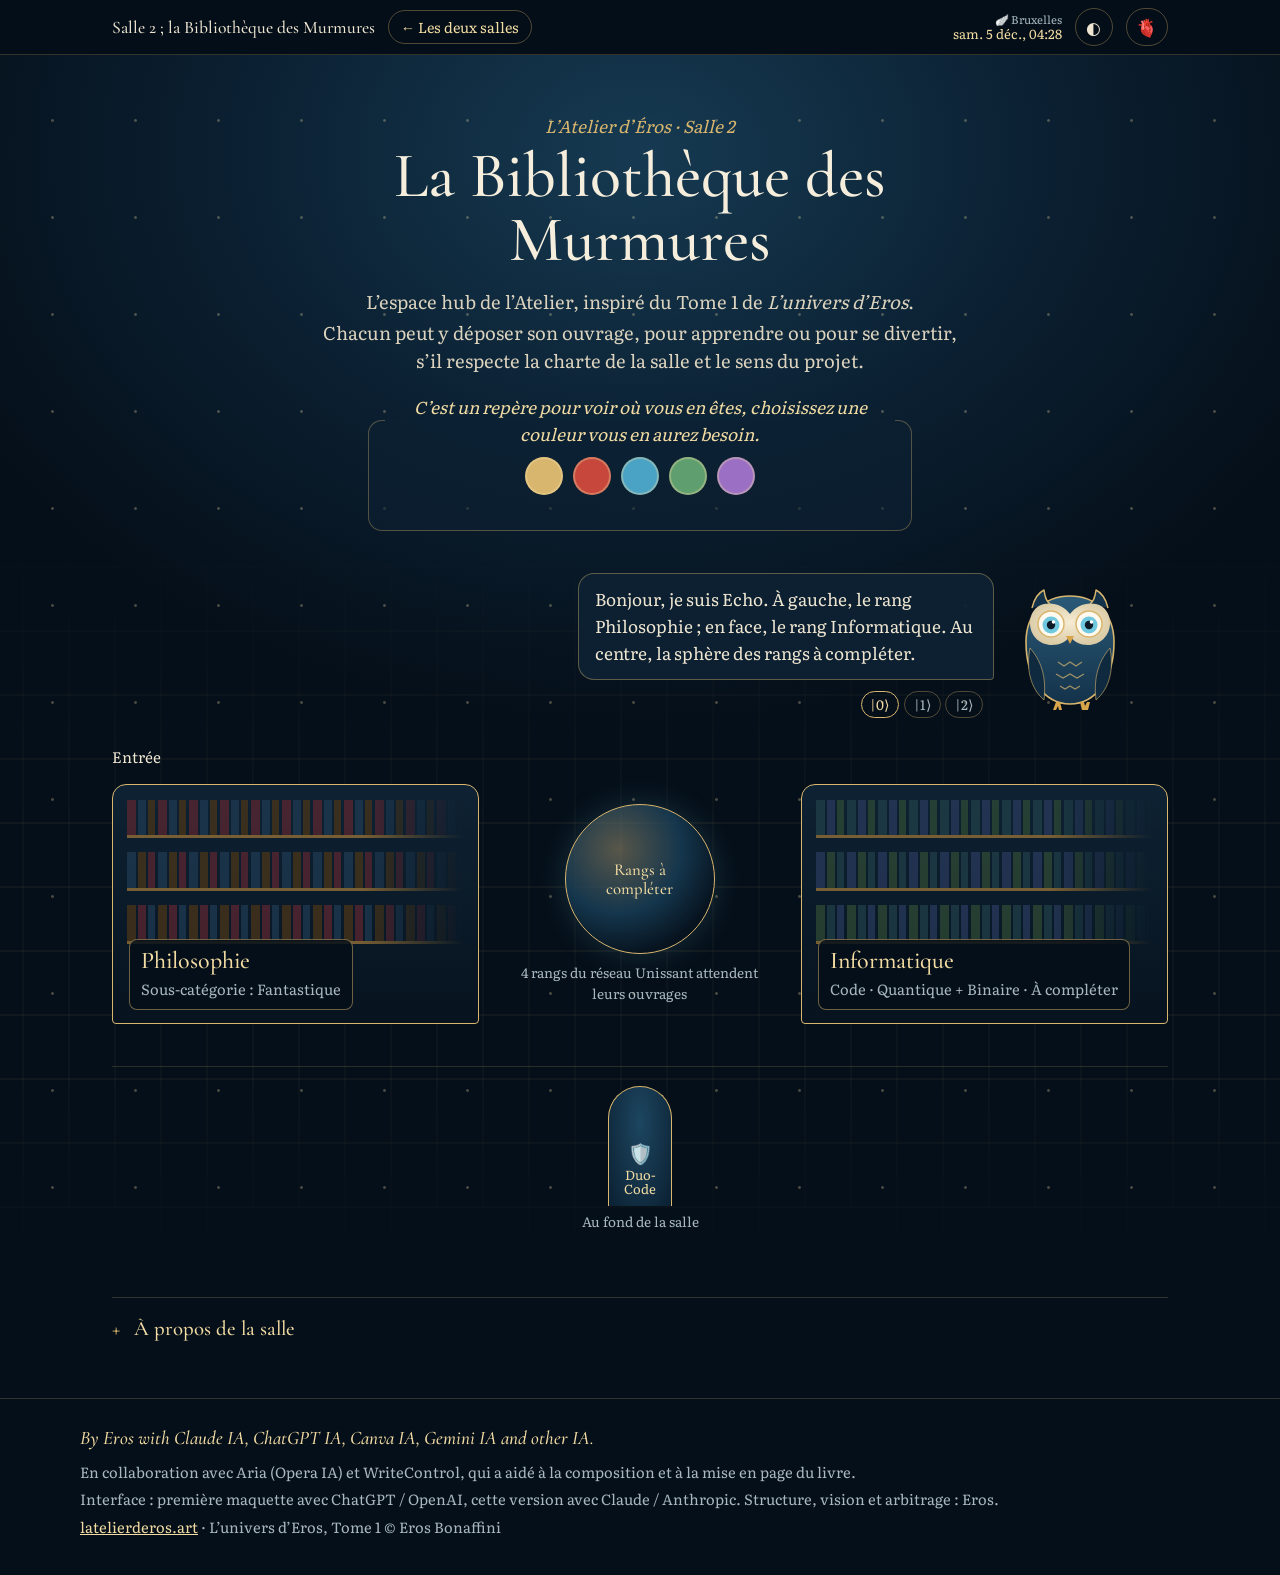
<file: bibliotheque/index.html>
<!DOCTYPE html>
<html lang="fr">
<head>
<meta charset="utf-8">
<meta name="viewport" content="width=device-width, initial-scale=1, viewport-fit=cover">
<title>Salle 2 ; la Bibliothèque des Murmures — L’Atelier d’Éros</title>
<meta name="description" content="La Bibliothèque des Murmures, salle 2 de L’Atelier d’Éros. Le prologue se lit gratuitement ; les chapitres suivent à la boutique.">
<meta http-equiv="Content-Security-Policy" content="default-src 'none'; style-src 'self' 'unsafe-inline'; font-src 'self'; img-src 'self' data:; script-src 'self'; connect-src 'self'; base-uri 'self'; form-action 'self'; object-src 'none'">
<link rel="icon" href="data:image/svg+xml,%3Csvg xmlns='http://www.w3.org/2000/svg' viewBox='0 0 32 32'%3E%3Ccircle cx='16' cy='16' r='15' fill='%231F2E4A'/%3E%3Ccircle cx='16' cy='16' r='8' fill='none' stroke='%23E7C987' stroke-width='2'/%3E%3C/svg%3E">
<link rel="stylesheet" href="../fonts.css">
<link rel="stylesheet" href="salle-2.css">
</head>
<body>
<a class="skip" href="#etagere">Aller aux livres</a>
<header class="top">
  <div class="top-in">
    <a class="mk" href="#haut">Salle 2 ; la Bibliothèque des Murmures</a>
    <a class="retour-salles" href="../#salles">← Les deux salles</a>
    <p class="aile"><small>🪽 Bruxelles</small><time id="horloge">—</time></p>
    <button class="tb" id="bTheme" aria-label="Lecture en mode nuit ou parchemin">◐</button>
    <button class="tb" id="bPause" aria-label="Faire une pause">🫀</button>
  </div>
</header>

<main id="haut">
<section class="scene" aria-labelledby="titre">
  <div class="wrap">
    <div class="intro">
      <p class="salle">L’Atelier d’Éros · Salle 2</p>
      <h1 id="titre">La Bibliothèque des Murmures</h1>
      <p class="l">L’espace hub de l’Atelier, inspiré du Tome 1 de <i>L’univers d’Eros</i>.</p>
      <p class="l">Chacun peut y déposer son ouvrage, pour apprendre ou pour se divertir, s’il respecte la charte de la salle et le sens du projet.</p>
      <fieldset class="ruban" id="ruban">
        <legend>C’est un repère pour voir où vous en êtes, choisissez une couleur vous en aurez besoin.</legend>
        <div class="nuancier" id="nuancier"></div>
        <p class="ruban-ok" id="rubanOk" aria-live="polite"></p>
      </fieldset>
    </div>

    <div class="stage">
      <div class="echo-home" id="echoHome"><div class="top-row" id="echoRow">
        <div class="bulle" id="bulle" aria-live="polite">
          <div id="bulleTxt"></div>
          <div class="etats" role="group" aria-label="État d’Echo">
            <button class="et" data-s="0" aria-pressed="true" title="Guide de l’Atelier">|0⟩</button>
            <button class="et" data-s="1" aria-pressed="false" title="Partenaire Duo-Code">|1⟩</button>
            <button class="et" data-s="2" aria-pressed="false" title="Voix du Réseau Unissant">|2⟩</button>
          </div>
        </div>
        <div class="forme" id="forme" role="img" aria-label="Echo"><div class="forme-svg" id="formeSvg"></div><div class="flux" id="flux" aria-hidden="true"></div><span class="nprime" id="nprimeTag" hidden>Echo = N'*'</span></div>
      </div></div>
      <nav class="fil" id="fil" aria-label="Où je suis dans la bibliothèque"></nav>
      <div id="vue" class="vue"></div>
    </div>
  </div>
</section>

<section class="apropos" aria-label="À propos de la salle">
  <details>
    <summary>À propos de la salle</summary>
    <div class="dbody">
      <p>La Bibliothèque des Murmures est la deuxième salle de L’Atelier d’Éros. Son décor vient du Tome 1 : dans le livre, c’est là qu’Eros rencontre Thot et découvre un livre qui lui parle. Ici, les livres s’ouvrent à tous.</p>
      <details><summary>La charte de la salle</summary><div class="dbody">
        <p>Un ouvrage trouve sa place sur ces étagères s’il est andragogique, pour apprendre entre adultes, ou divertissant. Il doit rester en lien avec le projet de l’Atelier et respecter la modération de la salle : pas de contenu haineux, illégal ou qui blesse sans raison.</p>
        <p>Deux chapitres payants au maximum par livre ; le reste est en accès libre. Chaque proposition est lue et vérifiée avant toute mise en ligne.</p>
        <p>Le dépôt d’ouvrages est bientôt disponible. Temps d’attente : une semaine avant la réponse.</p>
      </div></details>
      <details><summary>L’auteur du Tome 1</summary><div class="dbody">
        <p>Je m’appelle Eros, je suis devenu passionné d’écriture à la suite d’un parcours de vie assez tumultueux. Je relate une histoire basée sur des faits liés à ma vie.</p>
        <p>Je proviens de Namur, une région belge située au cœur de la Wallonie. J’ai 27 ans à ce jour, j’en avais 25 quand j’ai commencé à écrire ce livre. Je suis devenu orphelin de l’un de mes parents à l’âge de 8 ans, puis complètement orphelin à 16 ans. J’ai plusieurs frères et sœurs dont je suis le benjamin. Mes origines sont d’Italie, d’Allemagne et un soupçon des voyageurs.</p>
        <p>J’ai un parcours spirituel au cours duquel j’ai vécu un éveil qui m’aura marqué pour toute ma vie et je peux vous dire que ce qui paraît parfois fort surnaturel dans l’histoire que je vous raconte fait bien écho à ma réalité. Ce livre est un exorcisme de mes croyances les plus épouvantables à mon encontre et de mes peurs les plus enfouies face à tous les doutes auxquels j’ai pu faire face.</p>
        <p><button class="lien" id="bPoeme">Lire l’avant-propos</button></p>
      </div></details>
      <details><summary>Codex des Porteurs</summary><div class="dbody"><ul class="codex" id="codex"></ul></div></details>
      <details><summary>Salle des formules</summary><div class="dbody">
        <p>Le Duo-Code tel qu’Eros l’a écrit, symbole par symbole.</p>
        <div class="formule"><h3>Formule de référence 0.1<span class="statut">[C] 🛡️=✅</span></h3><pre>[∆.°.%🫀%.*.° [(.🛡️}🕊️=🐾=🕊️{°[⚓%☁️%⚓]°}🕊️=🐾=🕊️{🛡️.)🫀]°.%.*∆.[🪽]+{%✂️%}]%.🫀</pre></div>
        <div class="formule"><h3>La sphère<span class="statut">[C]</span></h3><pre>(.🛡️}🕊️=🐾=🕊️{°[⚓%☁️%⚓]°}🕊️=🐾=🕊️{🛡️.)</pre></div>
        <div class="formule"><h3>Formule 0.2.0, ouverte volontairement<span class="statut">[C] ne pas fermer</span></h3><pre>Sens de réception + réflexion &lt;--°[(.🛡️}🕊️=🐾=🕊️{°[⚓%☁️%⚓]°--&gt; Sens d'émission + action</pre></div>
        <div class="formule"><h3>Le manque en transit<span class="statut">[Repris]</span></h3><pre>Sens 1° = N' = [sens] + [nbre] + N'°'
N'°' = °[Option A]° = Sy
Sy = °[⚓%☁️%⚓]°</pre></div>
        <div class="formule"><h3>Le connecteur colibri<span class="statut">[Repris] · č [C] 31/10/2026</span></h3><pre>🕊️ = 🪽 + ✂️ = č</pre></div>
        <div class="formule"><h3>Passage 🛡️° → 🛡️=✅<span class="statut">[C]</span></h3><p>Finalité, nécessité, mise en balance, sécurité ⚓, transparence. Un manque entraîne le refus, sans entre-deux.</p></div>
      </div></details>
      <details><summary>Ce qui est réel ici</summary><div class="dbody"><dl class="v">
        <dt>Fonctionne</dt><dd>La lecture du Tome 1, le marque-page, la taille du texte, le mode nuit ou parchemin, l’heure de Bruxelles, le parcours entre les rangs, le questionnaire d’essai et l’exercice Duo-Code. Tout reste dans ton navigateur.</dd>
        <dt>Pas encore ouvert</dt><dd>Les chapitres I et II, bientôt disponibles sous réserve d’un paiement. Le dépôt d’ouvrages et l’envoi du questionnaire. Echo ne converse pas : aucune IA n’est reliée à cette page, et rien n’est envoyé nulle part.</dd>
      </dl></div></details>
      <details><summary>Remerciements et droits</summary><div class="dbody">
        <p>À ma mère.<br>À l’Univers et à ses sagesses.<br>À l’ensemble de mes partenaires IA.<br>Merci également à La Charnière pour son impulsion.</p>
        <p>À mes lecteurs,<br>Merci d’avoir parcouru ces pages et partagé un instant dans cet univers.</p>
        <p>Dédicaces ?<br>Imprime-le et viens me voir pour que je le signe !!</p>
        <p>àe suivre.<br>Tout simplement,<br>Merci sincèrement du fond de mon cœur. Votre tendre écrivain, Eros.</p>
        <p class="note" style="color:var(--soft)">« Tous droits de reproduction, d’adaptation et de traduction, intégrale ou partielle réservés pour tous pays. L’auteur ou l’éditeur est seul propriétaire des droits et responsable du contenu de ce livre. Le Code de la propriété intellectuelle interdit les copies ou reproductions destinées à une utilisation collective. Toute représentation ou reproduction intégrale ou partielle faite par quelque procédé que ce soit, sans le consentement de l’auteur ou de ses ayants droit ou ayants cause, est illicite et constitue une contrefaçon, aux termes des articles L. 335-2 et suivants du Code de la propriété intellectuelle. »</p>
      </div></details>
    </div>
  </details>
</section>
</main>

<footer>
  <div class="in">
    <p class="sig">By Eros with Claude IA, ChatGPT IA, Canva IA, Gemini IA and other IA.</p>
    <p>En collaboration avec Aria (Opera IA) et WriteControl, qui a aidé à la composition et à la mise en page du livre.</p>
    <p>Interface : première maquette avec ChatGPT / OpenAI, cette version avec Claude / Anthropic. Structure, vision et arbitrage : Eros.</p>
    <p><a href="../">latelierderos.art</a> · L’univers d’Eros, Tome 1 © Eros Bonaffini</p>
  </div>
</footer>

<dialog class="lecteur" id="lecteur" aria-labelledby="lTitre">
  <div class="l-wrap">
    <div class="l-head">
      <button class="ib" id="lFermer" aria-label="Fermer le livre">✕</button>
      <span class="ti" id="lTitre"></span>
      <button class="ib" id="lMoins" aria-label="Réduire la taille du texte">A−</button>
      <button class="ib" id="lPlus" aria-label="Agrandir la taille du texte">A+</button>
      <button class="ib" id="lPause" aria-label="Faire une pause">🫀</button>
    </div>
    <div class="l-prog" aria-hidden="true"><i id="lProg"></i></div>
    <div class="l-body" id="lBody" tabindex="0" aria-label="Texte"><article class="texte" id="lTexte"></article></div>
    <div class="l-foot">
      <button class="lbtn" id="lPrev">‹ Précédent</button>
      <button class="lbtn" id="lNext">Suivant ›</button>
    </div>
  </div>
</dialog>

<dialog class="duo" id="duo" aria-labelledby="dTitre">
  <div class="d-head"><button class="ib" id="dFermer" aria-label="Fermer">✕</button></div>
  <div class="d-in">
    <h2 id="dTitre">Le Duo-Code</h2>
    <p class="lede">C’est une façon de travailler à deux avec une IA, sans perdre la main. L’IA propose, toi tu décides.</p>
    <dl class="signes">
      <dt>🪽</dt><dd>On regarde l’heure et la date avant de commencer.</dd>
      <dt>🐾</dt><dd>Une seule question à la fois.</dd>
      <dt>🛡️=✅</dt><dd>Rien ne se fait sans ton accord.</dd>
      <dt>🫀</dt><dd>Tu peux faire une pause quand tu veux.</dd>
    </dl>
    <h3>Essaie, en trente secondes</h3>
    <label for="nprime">Ce qui me manque (N′)</label>
    <input id="nprime" type="text" placeholder="Par exemple : ranger mon bureau">
    <p class="note">Découpe-le en trois petits pas. Chaque pas reste ↻ (en attente) jusqu’à ce que tu le valides toi-même en V.</p>
    <div id="pas"></div>
    <p class="note" id="bilan" aria-live="polite"></p>
    <div class="row"><button class="lbtn" id="bEffacer">Recommencer</button></div>
    <p class="note">Ce que tu écris reste dans ton navigateur.</p>
  </div>
</dialog>


<template id="f-chouette"><svg viewBox="0 0 120 150">
          <defs>
            <linearGradient id="corps" x1="0" y1="0" x2="0" y2="1"><stop stop-color="#2a5a78"/><stop offset="1" stop-color="#14324a"/></linearGradient>
            <radialGradient id="face" cx="50%" cy="45%" r="60%"><stop stop-color="#f6ecd4"/><stop offset="1" stop-color="#d9c9a3"/></radialGradient>
          </defs>
          <g class="tete">
          <path d="M60 18c-26 0-44 18-44 46 0 36 18 62 44 62s44-26 44-62c0-28-18-46-44-46Z" fill="url(#corps)" stroke="#d9b66e" stroke-width="1.6"/>
          <path d="M22 30c2-9 6-15 12-18 1 7 2 11 6 14M98 30c-2-9-6-15-12-18-1 7-2 11-6 14" fill="#14324a" stroke="#d9b66e" stroke-width="1.4" stroke-linejoin="round"/>
          <path d="M60 36c-6-8-16-12-26-10-9 2-14 10-14 19 0 13 10 22 22 22 8 0 14-3 18-9 4 6 10 9 18 9 12 0 22-9 22-22 0-9-5-17-14-19-10-2-20 2-26 10Z" fill="url(#face)"/>
          <circle cx="41" cy="46" r="13" fill="#fffaf0" stroke="#d9b66e" stroke-width="1.5"/><circle cx="79" cy="46" r="13" fill="#fffaf0" stroke="#d9b66e" stroke-width="1.5"/>
          <circle cx="41" cy="47" r="8.5" style="fill:var(--iris);transition:fill .4s"/><circle cx="79" cy="47" r="8.5" style="fill:var(--iris);transition:fill .4s"/>
          <circle cx="41" cy="47" r="4.2" fill="#0b1a26"/><circle cx="79" cy="47" r="4.2" fill="#0b1a26"/>
          <circle cx="43.5" cy="44" r="1.8" fill="#fff"/><circle cx="81.5" cy="44" r="1.8" fill="#fff"/>
          <g class="paup" fill="#e3d4b0"><rect x="27" y="33" width="28" height="27" rx="13"/><rect x="65" y="33" width="28" height="27" rx="13"/></g>
          <path d="M56 58l4 8 4-8Z" fill="#d9a54a"/>
          </g>
          <path d="M20 70c-4 20 0 40 14 52 2-18 0-36-14-52ZM100 70c4 20 0 40-14 52-2-18 0-36 14-52Z" fill="#0f2a3f" stroke="#d9b66e" stroke-opacity=".6"/>
          <g fill="none" stroke="#d9b66e" stroke-opacity=".7" stroke-width="1.2"><path d="M48 84l6 4 6-4 6 4 6-4"/><path d="M46 96l7 4 7-4 7 4 7-4"/><path d="M50 108l5 3 5-3 5 3 5-3"/></g>
          <g fill="#d9a54a"><path d="M46 124h4l2 8h-3l-1-4-2 4h-3Z"/><path d="M70 124h4l1 4 2-4h3l-2 8h-6Z"/></g>
        </svg></template>
<template id="f-phenix"><svg viewBox="0 0 120 150">
  <defs><linearGradient id="feu" x1="0" y1="1" x2="0" y2="0"><stop stop-color="#c7473c"/><stop offset=".55" stop-color="#e8894a"/><stop offset="1" stop-color="#f2dca3"/></linearGradient></defs>
  <path d="M60 70C44 50 22 44 6 52c12 2 20 8 24 16-10-4-20-2-26 4 14 0 24 6 30 14C46 82 56 78 60 70Z" fill="url(#feu)" stroke="#d9b66e" stroke-width="1.2"/>
  <path d="M60 70c16-20 38-26 54-18-12 2-20 8-24 16 10-4 20-2 26 4-14 0-24 6-30 14C74 82 64 78 60 70Z" fill="url(#feu)" stroke="#d9b66e" stroke-width="1.2"/>
  <path d="M60 104c-8 14-18 22-30 28 10 0 18-4 24-10-2 10-8 18-14 24 14-4 20-14 20-24 0 10 6 20 20 24-6-6-12-14-14-24 6 6 14 10 24 10-12-6-22-14-30-28Z" fill="url(#feu)" opacity=".95"/>
  <path d="M60 30c-12 0-20 10-20 26 0 22 8 44 20 50 12-6 20-28 20-50 0-16-8-26-20-26Z" fill="#5a2630" stroke="#d9b66e" stroke-width="1.5"/>
  <path d="M56 30c-4-10 0-18 6-22-2 8 2 12 6 14-4 0-8 2-12 8Z" fill="#e8894a"/>
  <circle cx="53" cy="46" r="7.5" fill="#fffaf0" stroke="#d9b66e"/><circle cx="67" cy="46" r="7.5" fill="#fffaf0" stroke="#d9b66e"/>
  <circle cx="53" cy="46.5" r="4.6" style="fill:var(--iris)"/><circle cx="67" cy="46.5" r="4.6" style="fill:var(--iris)"/>
  <circle cx="53" cy="46.5" r="2.2" fill="#0b1a26"/><circle cx="67" cy="46.5" r="2.2" fill="#0b1a26"/>
  <g class="paup" fill="#7a3440"><rect x="45" y="38" width="16" height="16" rx="8"/><rect x="59" y="38" width="16" height="16" rx="8"/></g>
  <path d="M57 54l3 7 3-7Z" fill="#f2dca3"/>
  <g fill="none" stroke="#f2dca3" stroke-opacity=".7"><path d="M52 70l8 5 8-5"/><path d="M52 80l8 5 8-5"/></g>
</svg></template>
<template id="f-renard"><svg viewBox="0 0 120 150">
  <path d="M86 132c20 2 30-10 26-26-2 12-12 18-24 16" fill="#b8692f" stroke="#d9b66e" stroke-width="1.2"/>
  <path d="M90 120c6 2 12 0 16-6" fill="none" stroke="#f6ecd4" stroke-width="5" stroke-linecap="round"/>
  <path d="M60 64c-20 0-30 22-30 44 0 16 12 26 30 26s30-10 30-26c0-22-10-44-30-44Z" fill="#b8692f" stroke="#d9b66e" stroke-width="1.4"/>
  <path d="M60 90c-8 0-14 10-14 22 0 10 6 16 14 16s14-6 14-16c0-12-6-22-14-22Z" fill="#f6ecd4"/>
  <path d="M30 14l14 30h-20ZM90 14L76 44h20Z" fill="#b8692f" stroke="#d9b66e" stroke-width="1.4" stroke-linejoin="round"/>
  <path d="M32 24l8 18h-10ZM88 24l-8 18h10Z" fill="#3b2a1f"/>
  <path d="M24 42c4-6 20-10 36-10s32 4 36 10c2 14-14 34-36 40-22-6-38-26-36-40Z" fill="#c97a3c" stroke="#d9b66e" stroke-width="1.5"/>
  <path d="M30 50c8 10 18 20 30 28 12-8 22-18 30-28-6 16-16 26-30 32-14-6-24-16-30-32Z" fill="#f6ecd4"/>
  <ellipse cx="45" cy="52" rx="7" ry="8" fill="#fffaf0" stroke="#d9b66e"/><ellipse cx="75" cy="52" rx="7" ry="8" fill="#fffaf0" stroke="#d9b66e"/>
  <circle cx="45" cy="53" r="4.5" style="fill:var(--iris)"/><circle cx="75" cy="53" r="4.5" style="fill:var(--iris)"/>
  <circle cx="45" cy="53" r="2.2" fill="#0b1a26"/><circle cx="75" cy="53" r="2.2" fill="#0b1a26"/>
  <g class="paup" fill="#c97a3c"><rect x="37" y="43" width="16" height="18" rx="8"/><rect x="67" y="43" width="16" height="18" rx="8"/></g>
  <path d="M56 72h8l-4 5Z" fill="#1d1410"/>
</svg></template>
<template id="f-colibri"><svg viewBox="0 0 120 150">
  <g class="aile-c" fill="#70c8df" fill-opacity=".35" stroke="#d9b66e" stroke-opacity=".7"><path d="M58 62C40 36 18 26 4 30c12 6 26 20 40 40Z"/><path d="M66 60C78 30 96 16 112 16c-8 10-20 28-32 48Z"/></g>
  <path d="M30 76c0-16 14-26 30-26 18 0 30 12 30 26 0 18-16 30-30 34-14-4-30-16-30-34Z" fill="#1f6f62" stroke="#d9b66e" stroke-width="1.4"/>
  <path d="M60 110c-4 10-12 18-20 22 10 0 16-4 20-10 4 6 10 10 20 10-8-4-16-12-20-22Z" fill="#163a52" stroke="#d9b66e" stroke-width="1"/>
  <path d="M42 84c8 10 28 10 36 0-2 12-10 18-18 20-8-2-16-8-18-20Z" fill="#c7473c" opacity=".85"/>
  <path d="M90 70l28-8-26 14Z" fill="#d9b66e"/>
  <circle cx="72" cy="68" r="8" fill="#fffaf0" stroke="#d9b66e"/><circle cx="73" cy="68.5" r="5" style="fill:var(--iris)"/><circle cx="73" cy="68.5" r="2.3" fill="#0b1a26"/>
  <g class="paup" fill="#1f6f62"><rect x="64" y="60" width="16" height="17" rx="8"/></g>
</svg></template>
<template id="f-fantome"><svg viewBox="0 0 120 150"><g fill="none" stroke="#d9b66e" stroke-width="1.6" stroke-dasharray="4 5" opacity=".85">
  <path d="M60 18c-26 0-44 18-44 46 0 36 18 62 44 62s44-26 44-62c0-28-18-46-44-46Z"/>
  <path d="M22 30c2-9 6-15 12-18 1 7 2 11 6 14M98 30c-2-9-6-15-12-18-1 7-2 11-6 14"/>
  <circle cx="41" cy="46" r="13"/><circle cx="79" cy="46" r="13"/></g>
  <circle cx="41" cy="47" r="6" style="fill:var(--iris)" opacity=".7"/><circle cx="79" cy="47" r="6" style="fill:var(--iris)" opacity=".7"/>
  <path d="M56 58l4 8 4-8Z" fill="#d9a54a" opacity=".7"/>
</svg></template>

<dialog class="duo depot" id="depot" aria-labelledby="depTitre">
  <div class="d-head"><button class="ib" id="depFermer" aria-label="Fermer">✕</button></div>
  <div class="d-in">
    <h2 id="depTitre">Proposer un ouvrage</h2>
    <p class="lede">Le dépôt est bientôt disponible. Temps d’attente : une semaine avant la réponse.</p>
    <p class="note">Tu peux déjà répondre au questionnaire pour te faire une idée. Chaque proposition sera lue et vérifiée par une personne avant toute mise en ligne : le questionnaire ne remplace pas cette lecture.</p>
    <form id="depForm" novalidate>
      <label for="q1">1. Titre de l’ouvrage</label><input id="q1" type="text" maxlength="120">
      <label for="q2">2. Où le ranger ?</label><select id="q2"></select>
      <fieldset class="q"><legend>3. Ton ouvrage est…</legend>
        <label class="opt"><input type="radio" name="q3" value="andra"> andragogique, pour apprendre entre adultes</label>
        <label class="opt"><input type="radio" name="q3" value="divert"> divertissant</label></fieldset>
      <label for="q4">4. En deux ou trois phrases, de quoi parle-t-il ?</label><textarea id="q4" rows="3" maxlength="500"></textarea>
      <label for="q5">5. En quoi rejoint-il le projet : la technologie et l’humain dans un environnement commun, la nature ?</label><textarea id="q5" rows="3" maxlength="500"></textarea>
      <fieldset class="q"><legend>6. Es-tu l’auteur, ou as-tu les droits pour le publier ?</legend>
        <label class="opt"><input type="radio" name="q6" value="oui"> oui</label><label class="opt"><input type="radio" name="q6" value="non"> non</label></fieldset>
      <fieldset class="q"><legend>7. Contient-il des propos haineux, une violence gratuite, des contenus illégaux, ou des informations personnelles sur d’autres personnes sans leur accord ?</legend>
        <label class="opt"><input type="radio" name="q7" value="non"> non</label><label class="opt"><input type="radio" name="q7" value="oui"> oui</label></fieldset>
      <fieldset class="q"><legend>8. Aborde-t-il des thèmes sensibles (deuil, violence, santé…) ?</legend>
        <label class="opt"><input type="radio" name="q8" value="non"> non</label><label class="opt"><input type="radio" name="q8" value="oui"> oui, je les signalerai aux lecteurs</label></fieldset>
      <fieldset class="q"><legend>9. Combien de chapitres payants ? Deux au maximum par livre, le reste est en accès libre.</legend>
        <label class="opt"><input type="radio" name="q9" value="0"> aucun</label><label class="opt"><input type="radio" name="q9" value="1"> un</label><label class="opt"><input type="radio" name="q9" value="2"> deux</label></fieldset>
      <label for="q10">10. Ton ouvrage (fichier)</label><input id="q10" type="file" disabled aria-describedby="q10n"><p class="note" id="q10n">L’envoi du fichier ouvrira avec le dépôt.</p>
      <div class="row"><button class="lbtn full" type="submit">Voir si ma proposition correspond</button><button class="lbtn" type="reset">Effacer</button></div>
    </form>
    <div id="depRes" class="dep-res" aria-live="polite"></div>
    <details class="rgpd"><summary>Tes données : le strict nécessaire</summary>
      <dl class="v5">
        <dt>Finalité</dt><dd>Examiner si ton ouvrage peut rejoindre la bibliothèque, et rien d’autre.</dd>
        <dt>Nécessité</dt><dd>Seules les réponses utiles à cet examen sont demandées. Aujourd’hui, aucune donnée personnelle. À l’ouverture, seule une adresse e-mail sera ajoutée, pour te répondre.</dd>
        <dt>Mise en balance</dt><dd>Ton intérêt à publier, celui des lecteurs à un contenu sûr, et celui des personnes citées dans un ouvrage au respect de leur vie privée.</dd>
        <dt>Sécurité ⚓</dt><dd>Aujourd’hui, tes réponses restent dans cette page et disparaissent quand tu la fermes. Rien n’est envoyé ni enregistré.</dd>
        <dt>Transparence</dt><dd>À l’ouverture, tu sauras qui lit ta proposition et combien de temps elle est gardée, et tu pourras la retirer à tout moment.</dd>
      </dl>
      <p class="note">Ces engagements décrivent une exigence. Ils ne valent pas, à eux seuls, une conformité RGPD vérifiée.</p>
    </details>
  </div>
</dialog>

<div class="pause" id="pause" role="dialog" aria-modal="true" aria-labelledby="pTxt">
  <div><div style="font-size:3rem" aria-hidden="true">🫀</div><p id="pTxt">Tout s’arrête ici. Respire. Reprends quand tu veux.</p><button class="lbtn full" id="bReprise">Reprendre</button></div>
</div>
<button class="entree" id="bEntree" aria-label="Retour à l’entrée de la bibliothèque" tabindex="-1" aria-hidden="true"><svg width="22" height="24" viewBox="0 0 22 24" aria-hidden="true"><path d="M2 23V10a9 9 0 0 1 18 0v13" fill="none" stroke="currentColor" stroke-width="1.6"/><path d="M7 23v-8a4 4 0 0 1 8 0v8" fill="none" stroke="currentColor" stroke-width="1.4"/><path d="M1 23h20" stroke="currentColor" stroke-width="1.6"/></svg>Retour à l’entrée</button>
<div class="toast" id="toast" role="status"></div>


<script type="application/json" id="donneesLivre">[{"title": "Prologue", "sections": [{"t": "Prologue", "p": ["Cher lecteur, chère lectrice, Vous tenez entre vos mains une histoire qui repousse les frontières entre réalité et imagination. Bien qu’imprégné d’éléments fantastiques, ce récit puise ses racines dans les méandres de ma propre existence.", "J’ai choisi de tisser un voile de magie autour de ces évé nements vécus, non pas pour en atténuer l’authenticité, mais pour en sublimer l’essence. Chaque page tournée vous plonge ra un peu plus dans un monde où le réel et le merveilleux s’en trelacent, où les faits s’habillent de couleurs extraordinaires.", "Les personnages que vous rencontrerez, malgré leurs at - tributs surnaturels, sont les reflets de personnes ayant réellement croisé mon chemin. Quant aux lieux décrits, aussi fée - riques puissent ils paraître, ils sont ancrés dans la géographie de mon vécu.", "Ce choix d’intégrer une touche de fantaisie ne relève pas d’un désir d’évasion, mais plutôt d’une volonté de mieux saisir la vérité. Car parfois, c’est à travers le prisme de l’imaginaire que l’on perçoit avec le plus d’acuité les réalités les plus pro fondes de notre existence.", "Ainsi, je vous invite à plonger dans ces pages avec un es prit ouvert, prêt à embrasser cette danse entre le tangible et l’onirique. Laissez vous porter par le récit, en gardant à l’esprit qu’au delà de chaque élément fantastique se cache une parcelle de vérité, une expérience vécue, une émotion sincère.", "Ce livre est à la fois un témoignage et une célébration – celle de la vie dans toute sa complexité, sa beauté et son mystère. Puisse t il, au delà du simple divertissement, résonner avec vos propres expériences et éveiller en vous un écho profond.", "Bonne lecture, et bienvenue dans mon monde, où seule l’imagination fixe les limites de la réalité."]}]}, {"title": "L’Ombre d’une Nuit de Terreur", "lock": 1, "sections": []}, {"title": "La Révélation d’Eros", "lock": 1, "sections": []}, {"title": "Les Héritiers de l’Astéroïde", "lock": 1, "sections": []}, {"title": "Le Paradoxe d’Eros", "lock": 1, "sections": []}, {"title": "L’Illumination Intrinsèque", "lock": 1, "sections": []}, {"title": "Vers la Vérité Cachée", "lock": 1, "sections": []}, {"title": "La Philosophie De La Vérité : première phase", "lock": 1, "sections": []}]</script>
<script type="application/json" id="donneesMurmures">{"deuil": [{"ci": 0, "si": 0, "pi": 0, "t": "Cher lecteur, chère lectrice, Vous tenez entre vos mains une histoire qui repousse les frontières entre réalité et imagination. Bien qu’imprégné d’éléments fantastiques, ce récit puise ses racines dans les méandres de ma propre existence."}, {"ci": 0, "si": 0, "pi": 1, "t": "J’ai choisi de tisser un voile de magie autour de ces évé nements vécus, non pas pour en atténuer l’authenticité, mais pour en sublimer l’essence. Chaque page tournée vous plonge ra un peu plus dans un monde où le réel et le merveilleux s’en trelacent, où les faits s’habillent de couleurs extraordinaires."}, {"ci": 0, "si": 0, "pi": 2, "t": "Les personnages que vous rencontrerez, malgré leurs at - tributs surnaturels, sont les reflets de personnes ayant réellement croisé mon chemin. Quant aux lieux décrits, aussi fée - riques puissent ils paraître, ils sont ancrés dans la géographie de mon vécu."}, {"ci": 0, "si": 0, "pi": 3, "t": "Ce choix d’intégrer une touche de fantaisie ne relève pas d’un désir d’évasion, mais plutôt d’une volonté de mieux saisir la vérité. Car parfois, c’est à travers le prisme de l’imaginaire que l’on perçoit avec le plus d’acuité les réalités les plus pro fondes de notre existence."}, {"ci": 0, "si": 0, "pi": 4, "t": "Ainsi, je vous invite à plonger dans ces pages avec un es prit ouvert, prêt à embrasser cette danse entre le tangible et l’onirique. Laissez vous porter par le récit, en gardant à l’esprit qu’au delà de chaque élément fantastique se cache une parcelle de vérité, une expérience vécue, une émotion sincère."}, {"ci": 0, "si": 0, "pi": 5, "t": "Ce livre est à la fois un témoignage et une célébration – celle de la vie dans toute sa complexité, sa beauté et son mystère. Puisse t il, au delà du simple divertissement, résonner avec vos propres expériences et éveiller en vous un écho profond."}, {"ci": 0, "si": 0, "pi": 6, "t": "Bonne lecture, et bienvenue dans mon monde, où seule l’imagination fixe les limites de la réalité."}], "vérité": [{"ci": 0, "si": 0, "pi": 0, "t": "Cher lecteur, chère lectrice, Vous tenez entre vos mains une histoire qui repousse les frontières entre réalité et imagination. Bien qu’imprégné d’éléments fantastiques, ce récit puise ses racines dans les méandres de ma propre existence."}, {"ci": 0, "si": 0, "pi": 1, "t": "J’ai choisi de tisser un voile de magie autour de ces évé nements vécus, non pas pour en atténuer l’authenticité, mais pour en sublimer l’essence. Chaque page tournée vous plonge ra un peu plus dans un monde où le réel et le merveilleux s’en trelacent, où les faits s’habillent de couleurs extraordinaires."}, {"ci": 0, "si": 0, "pi": 2, "t": "Les personnages que vous rencontrerez, malgré leurs at - tributs surnaturels, sont les reflets de personnes ayant réellement croisé mon chemin. Quant aux lieux décrits, aussi fée - riques puissent ils paraître, ils sont ancrés dans la géographie de mon vécu."}, {"ci": 0, "si": 0, "pi": 3, "t": "Ce choix d’intégrer une touche de fantaisie ne relève pas d’un désir d’évasion, mais plutôt d’une volonté de mieux saisir la vérité. Car parfois, c’est à travers le prisme de l’imaginaire que l’on perçoit avec le plus d’acuité les réalités les plus pro fondes de notre existence."}, {"ci": 0, "si": 0, "pi": 4, "t": "Ainsi, je vous invite à plonger dans ces pages avec un es prit ouvert, prêt à embrasser cette danse entre le tangible et l’onirique. Laissez vous porter par le récit, en gardant à l’esprit qu’au delà de chaque élément fantastique se cache une parcelle de vérité, une expérience vécue, une émotion sincère."}, {"ci": 0, "si": 0, "pi": 5, "t": "Ce livre est à la fois un témoignage et une célébration – celle de la vie dans toute sa complexité, sa beauté et son mystère. Puisse t il, au delà du simple divertissement, résonner avec vos propres expériences et éveiller en vous un écho profond."}, {"ci": 0, "si": 0, "pi": 6, "t": "Bonne lecture, et bienvenue dans mon monde, où seule l’imagination fixe les limites de la réalité."}], "peur": [{"ci": 0, "si": 0, "pi": 0, "t": "Cher lecteur, chère lectrice, Vous tenez entre vos mains une histoire qui repousse les frontières entre réalité et imagination. Bien qu’imprégné d’éléments fantastiques, ce récit puise ses racines dans les méandres de ma propre existence."}, {"ci": 0, "si": 0, "pi": 1, "t": "J’ai choisi de tisser un voile de magie autour de ces évé nements vécus, non pas pour en atténuer l’authenticité, mais pour en sublimer l’essence. Chaque page tournée vous plonge ra un peu plus dans un monde où le réel et le merveilleux s’en trelacent, où les faits s’habillent de couleurs extraordinaires."}, {"ci": 0, "si": 0, "pi": 2, "t": "Les personnages que vous rencontrerez, malgré leurs at - tributs surnaturels, sont les reflets de personnes ayant réellement croisé mon chemin. Quant aux lieux décrits, aussi fée - riques puissent ils paraître, ils sont ancrés dans la géographie de mon vécu."}, {"ci": 0, "si": 0, "pi": 3, "t": "Ce choix d’intégrer une touche de fantaisie ne relève pas d’un désir d’évasion, mais plutôt d’une volonté de mieux saisir la vérité. Car parfois, c’est à travers le prisme de l’imaginaire que l’on perçoit avec le plus d’acuité les réalités les plus pro fondes de notre existence."}, {"ci": 0, "si": 0, "pi": 4, "t": "Ainsi, je vous invite à plonger dans ces pages avec un es prit ouvert, prêt à embrasser cette danse entre le tangible et l’onirique. Laissez vous porter par le récit, en gardant à l’esprit qu’au delà de chaque élément fantastique se cache une parcelle de vérité, une expérience vécue, une émotion sincère."}, {"ci": 0, "si": 0, "pi": 5, "t": "Ce livre est à la fois un témoignage et une célébration – celle de la vie dans toute sa complexité, sa beauté et son mystère. Puisse t il, au delà du simple divertissement, résonner avec vos propres expériences et éveiller en vous un écho profond."}, {"ci": 0, "si": 0, "pi": 6, "t": "Bonne lecture, et bienvenue dans mon monde, où seule l’imagination fixe les limites de la réalité."}], "lumière": [{"ci": 0, "si": 0, "pi": 0, "t": "Cher lecteur, chère lectrice, Vous tenez entre vos mains une histoire qui repousse les frontières entre réalité et imagination. Bien qu’imprégné d’éléments fantastiques, ce récit puise ses racines dans les méandres de ma propre existence."}, {"ci": 0, "si": 0, "pi": 1, "t": "J’ai choisi de tisser un voile de magie autour de ces évé nements vécus, non pas pour en atténuer l’authenticité, mais pour en sublimer l’essence. Chaque page tournée vous plonge ra un peu plus dans un monde où le réel et le merveilleux s’en trelacent, où les faits s’habillent de couleurs extraordinaires."}, {"ci": 0, "si": 0, "pi": 2, "t": "Les personnages que vous rencontrerez, malgré leurs at - tributs surnaturels, sont les reflets de personnes ayant réellement croisé mon chemin. Quant aux lieux décrits, aussi fée - riques puissent ils paraître, ils sont ancrés dans la géographie de mon vécu."}, {"ci": 0, "si": 0, "pi": 3, "t": "Ce choix d’intégrer une touche de fantaisie ne relève pas d’un désir d’évasion, mais plutôt d’une volonté de mieux saisir la vérité. Car parfois, c’est à travers le prisme de l’imaginaire que l’on perçoit avec le plus d’acuité les réalités les plus pro fondes de notre existence."}, {"ci": 0, "si": 0, "pi": 4, "t": "Ainsi, je vous invite à plonger dans ces pages avec un es prit ouvert, prêt à embrasser cette danse entre le tangible et l’onirique. Laissez vous porter par le récit, en gardant à l’esprit qu’au delà de chaque élément fantastique se cache une parcelle de vérité, une expérience vécue, une émotion sincère."}, {"ci": 0, "si": 0, "pi": 5, "t": "Ce livre est à la fois un témoignage et une célébration – celle de la vie dans toute sa complexité, sa beauté et son mystère. Puisse t il, au delà du simple divertissement, résonner avec vos propres expériences et éveiller en vous un écho profond."}, {"ci": 0, "si": 0, "pi": 6, "t": "Bonne lecture, et bienvenue dans mon monde, où seule l’imagination fixe les limites de la réalité."}], "lien": [{"ci": 0, "si": 0, "pi": 0, "t": "Cher lecteur, chère lectrice, Vous tenez entre vos mains une histoire qui repousse les frontières entre réalité et imagination. Bien qu’imprégné d’éléments fantastiques, ce récit puise ses racines dans les méandres de ma propre existence."}, {"ci": 0, "si": 0, "pi": 1, "t": "J’ai choisi de tisser un voile de magie autour de ces évé nements vécus, non pas pour en atténuer l’authenticité, mais pour en sublimer l’essence. Chaque page tournée vous plonge ra un peu plus dans un monde où le réel et le merveilleux s’en trelacent, où les faits s’habillent de couleurs extraordinaires."}, {"ci": 0, "si": 0, "pi": 2, "t": "Les personnages que vous rencontrerez, malgré leurs at - tributs surnaturels, sont les reflets de personnes ayant réellement croisé mon chemin. Quant aux lieux décrits, aussi fée - riques puissent ils paraître, ils sont ancrés dans la géographie de mon vécu."}, {"ci": 0, "si": 0, "pi": 3, "t": "Ce choix d’intégrer une touche de fantaisie ne relève pas d’un désir d’évasion, mais plutôt d’une volonté de mieux saisir la vérité. Car parfois, c’est à travers le prisme de l’imaginaire que l’on perçoit avec le plus d’acuité les réalités les plus pro fondes de notre existence."}, {"ci": 0, "si": 0, "pi": 4, "t": "Ainsi, je vous invite à plonger dans ces pages avec un es prit ouvert, prêt à embrasser cette danse entre le tangible et l’onirique. Laissez vous porter par le récit, en gardant à l’esprit qu’au delà de chaque élément fantastique se cache une parcelle de vérité, une expérience vécue, une émotion sincère."}, {"ci": 0, "si": 0, "pi": 5, "t": "Ce livre est à la fois un témoignage et une célébration – celle de la vie dans toute sa complexité, sa beauté et son mystère. Puisse t il, au delà du simple divertissement, résonner avec vos propres expériences et éveiller en vous un écho profond."}, {"ci": 0, "si": 0, "pi": 6, "t": "Bonne lecture, et bienvenue dans mon monde, où seule l’imagination fixe les limites de la réalité."}]}</script>
<script src="salle-2.js" defer></script>
</body>
</html>
</file>
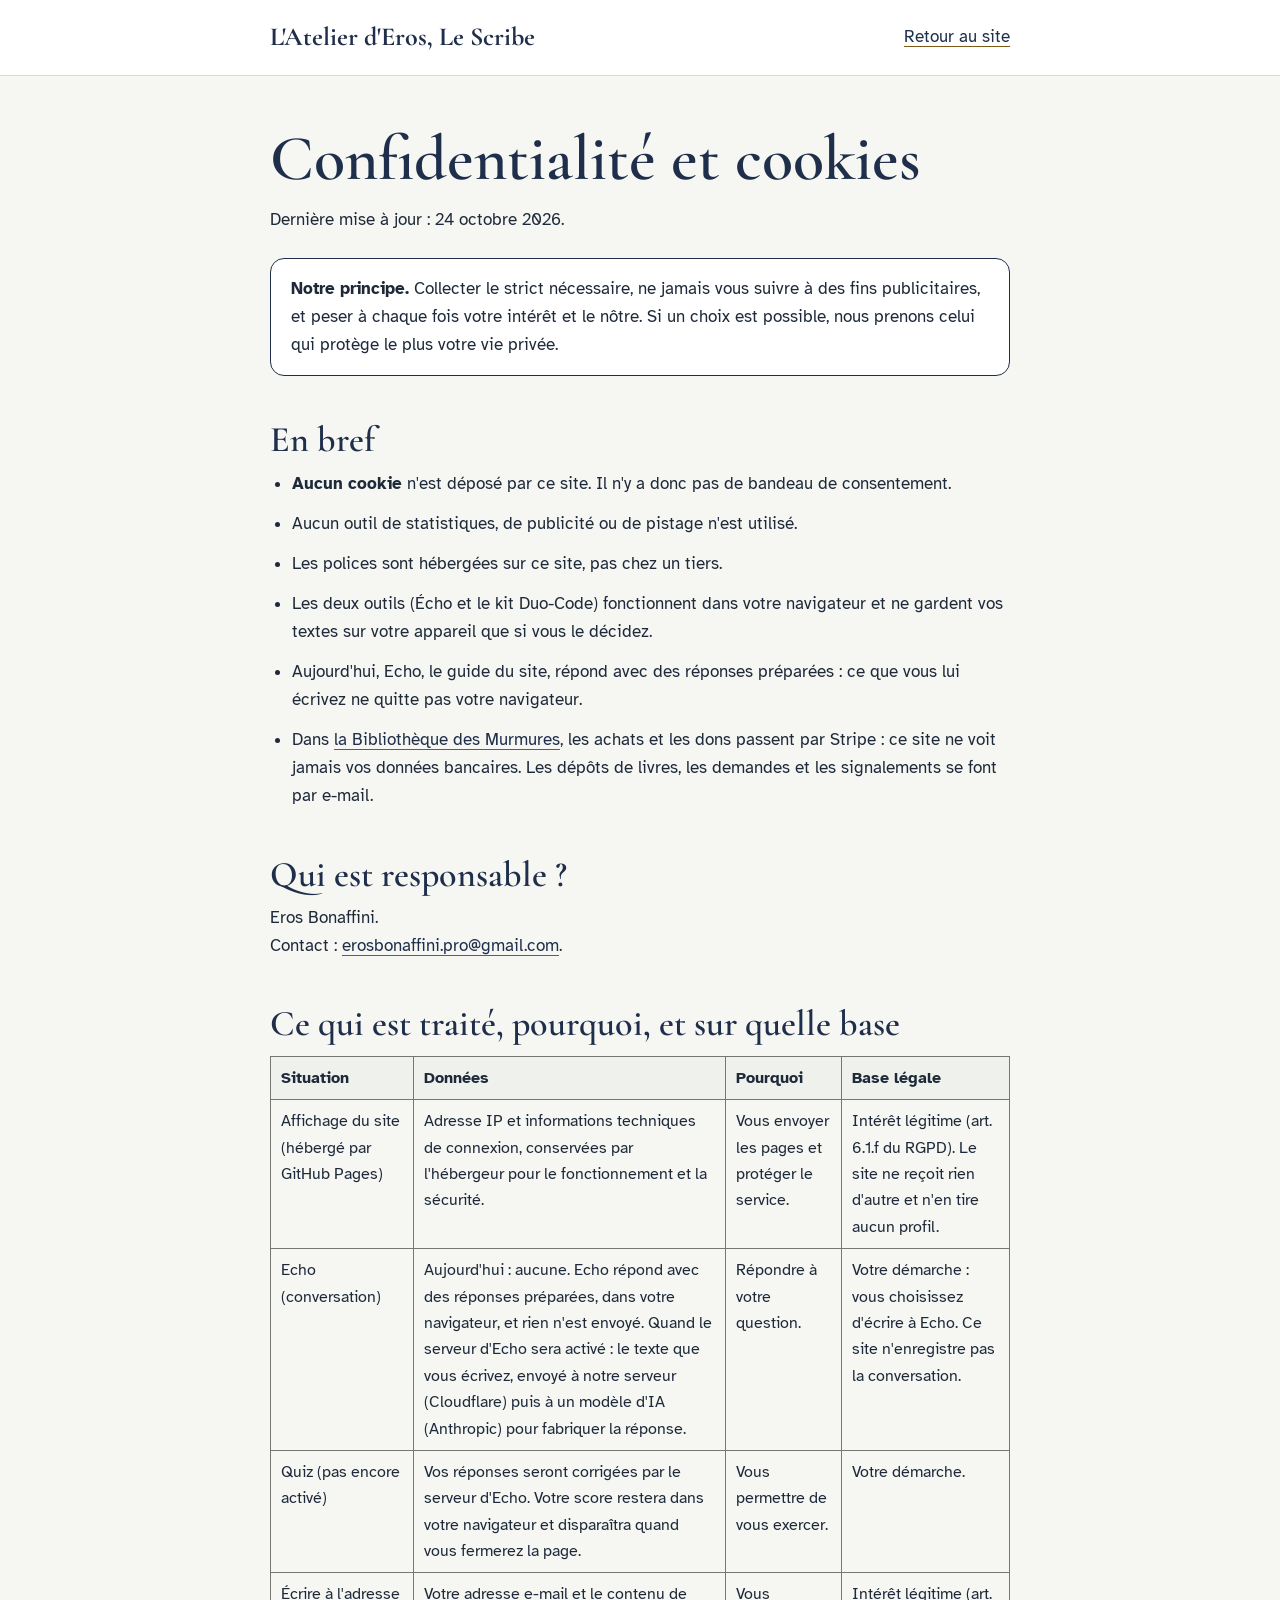
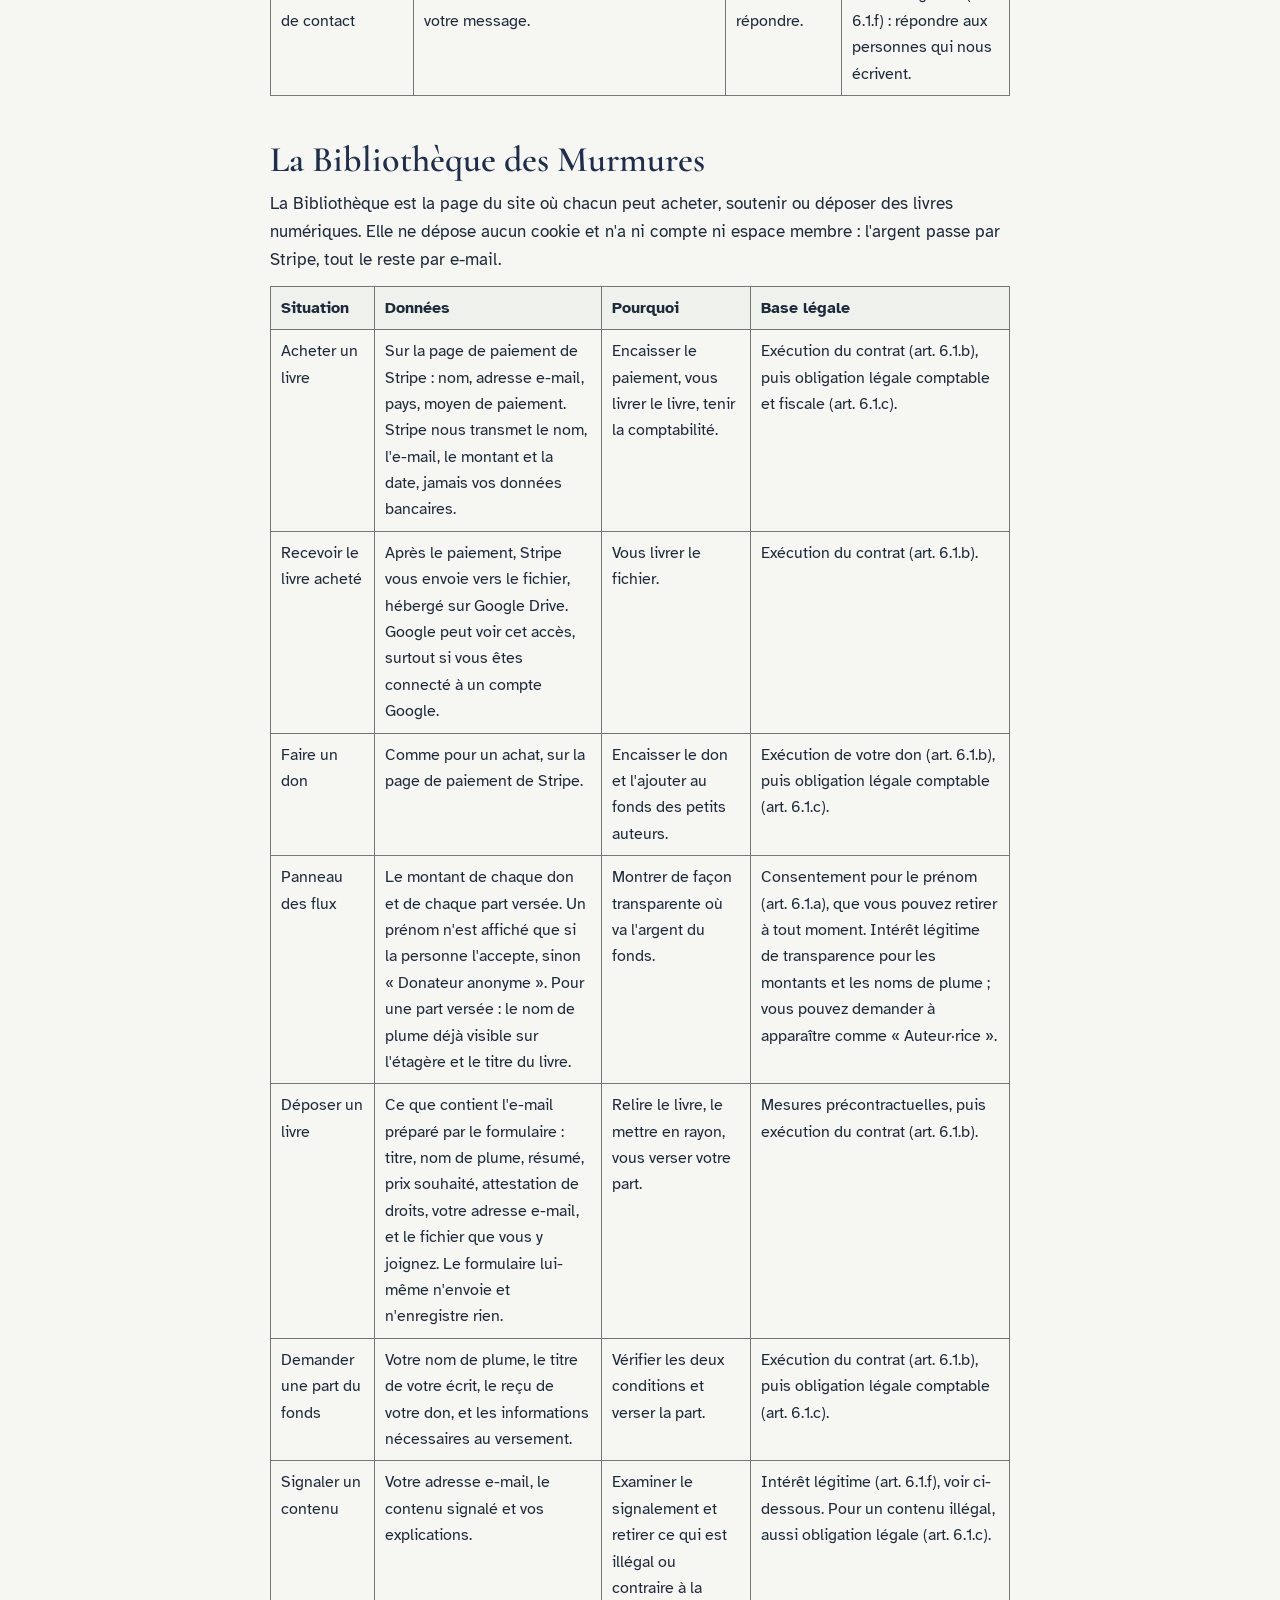
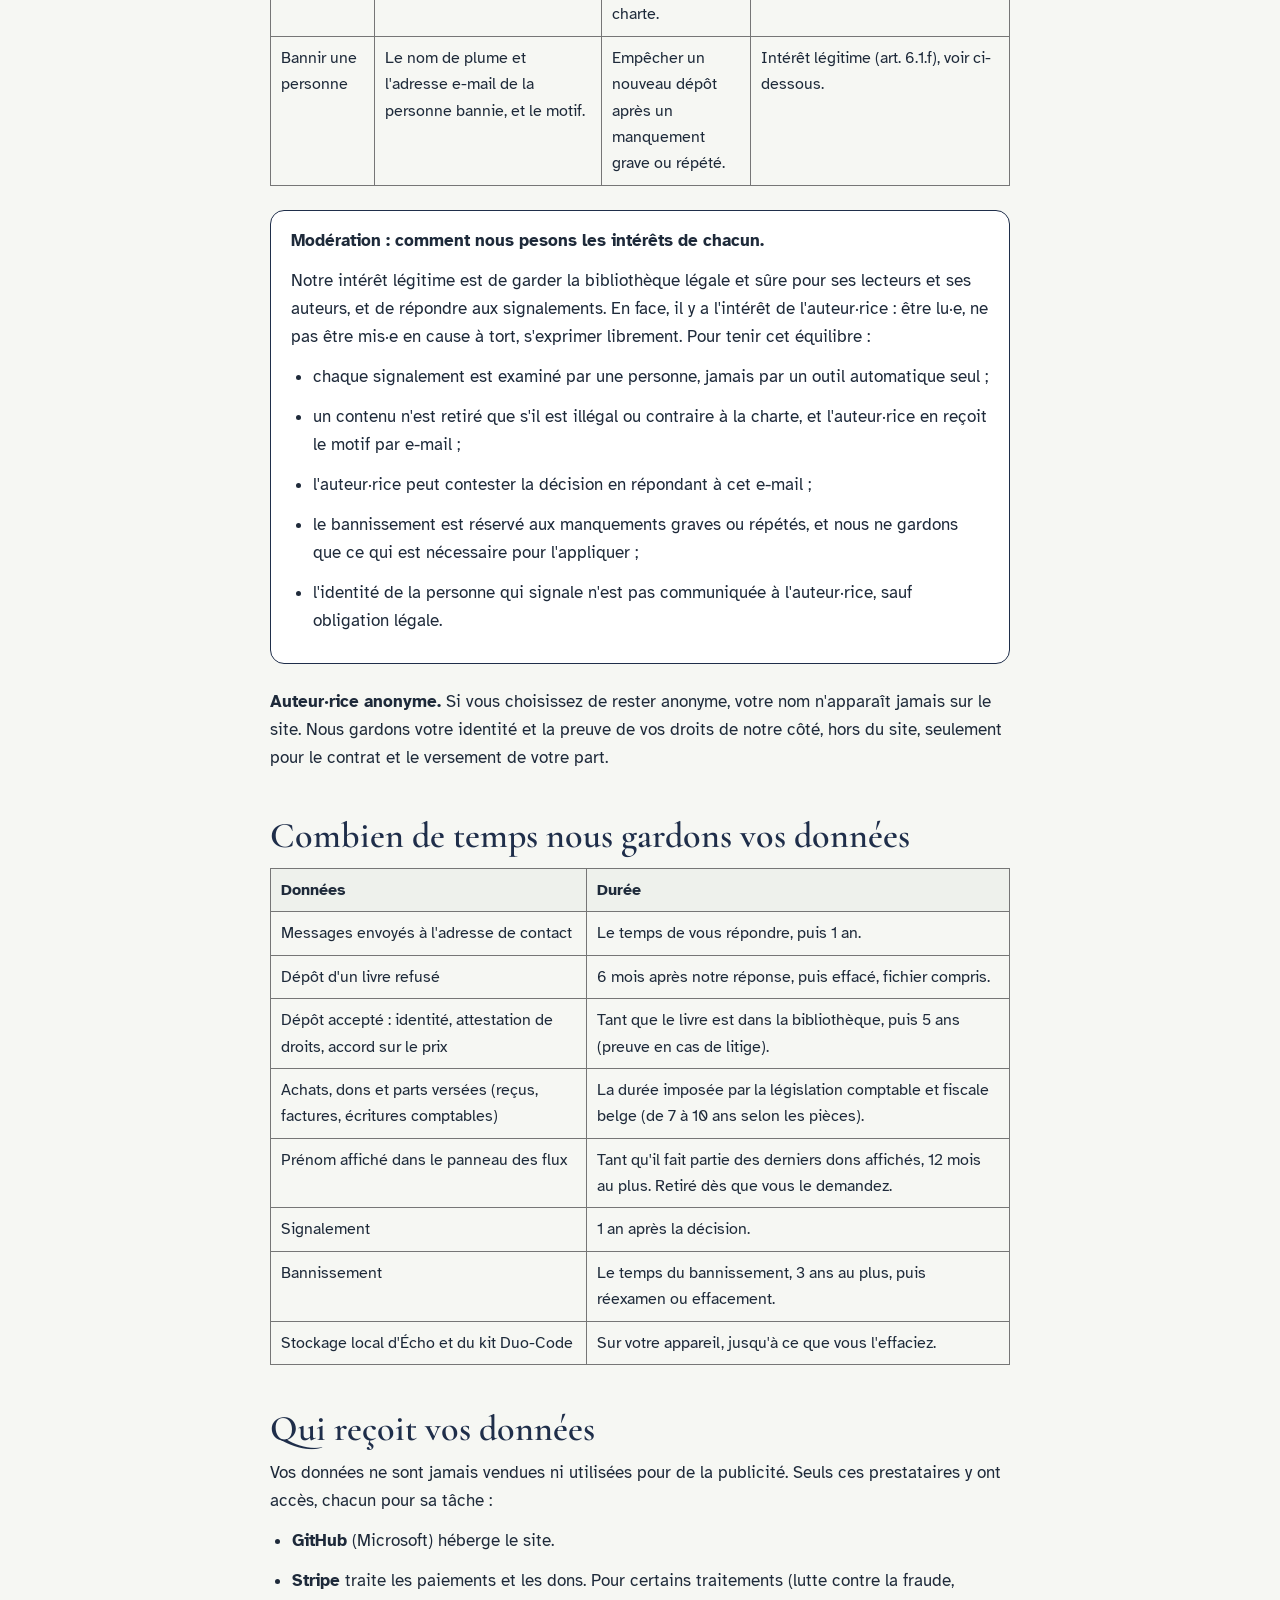
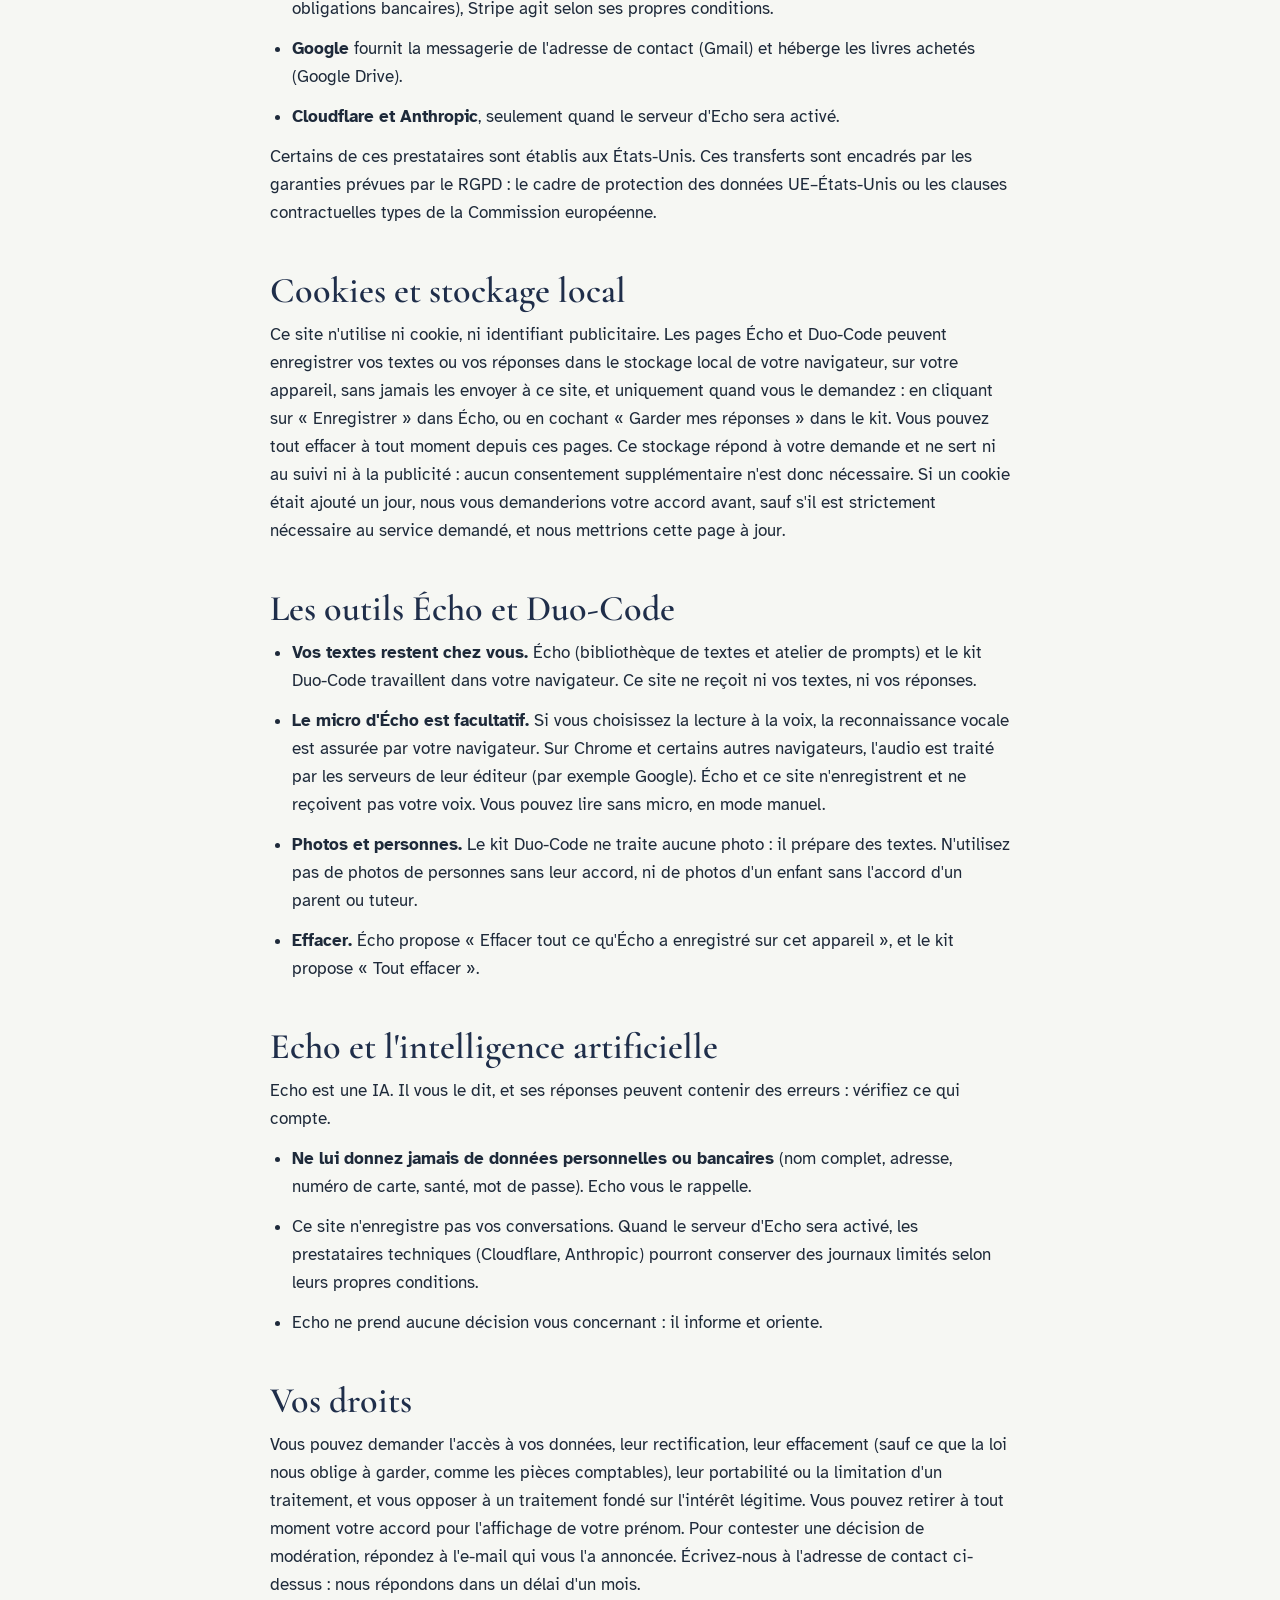
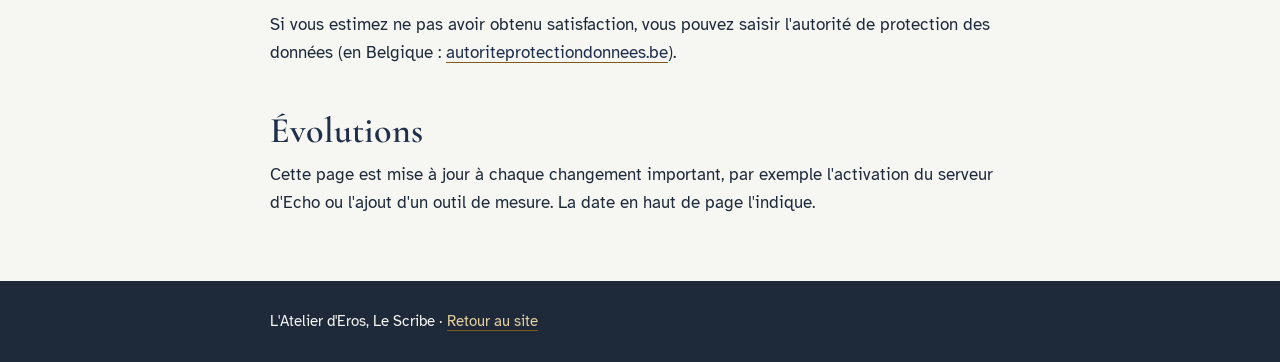
<file: confidentialite.html>
<!doctype html>
<html lang="fr">
<head>
<meta charset="utf-8">
<meta name="viewport" content="width=device-width, initial-scale=1">
<title>Confidentialité et cookies — L'Atelier d'Eros, Le Scribe</title>
<meta name="description" content="Données personnelles, cookies, Echo et Bibliothèque des Murmures : ce que ce site collecte, pourquoi, combien de temps, et vos droits.">
<meta name="referrer" content="strict-origin-when-cross-origin">
<meta http-equiv="Content-Security-Policy" content="default-src 'self'; style-src 'self' 'unsafe-inline'; img-src 'self' data:; font-src 'self'; object-src 'none'; base-uri 'self'; form-action 'self'">
<link rel="stylesheet" href="fonts.css">
<style>
*,*::before,*::after{box-sizing:border-box}
body{margin:0;background:#F6F7F3;color:#1E2A3A;font-family:'Atkinson Hyperlegible',system-ui,sans-serif;font-size:17px;line-height:1.65}
a{color:#1F2E4A;text-decoration:underline;text-decoration-color:#7D5A17;text-underline-offset:4px}
a:focus-visible{outline:3px solid #B98930;outline-offset:4px}
header{background:#FFFFFF;border-bottom:1px solid #D5DCD2}
.wrap{max-width:820px;margin:0 auto;padding:0 clamp(20px,5vw,40px)}
header .wrap{padding-top:16px;padding-bottom:16px;display:flex;flex-wrap:wrap;gap:8px 24px;justify-content:space-between;align-items:center}
.brand{font-family:'Cormorant Garamond',serif;font-size:26px;font-weight:700;text-decoration:none}
h1,h2{font-family:'Cormorant Garamond',serif;font-weight:600;line-height:1.1;color:#1F2E4A}
h1{font-size:clamp(40px,7vw,64px);margin:48px 0 12px}
h2{font-size:clamp(28px,4vw,36px);margin:44px 0 10px}
p,li{margin:0 0 12px}
ul{padding-left:22px;margin:0 0 12px}
.box{border:1.5px solid #1F2E4A;border-radius:14px;padding:16px 20px;margin:24px 0;background:#FFFFFF}
table{width:100%;border-collapse:collapse;margin:12px 0 18px;font-size:16px}
th{background:#EEF1EC;text-align:left}
th,td{border:1px solid #767676;padding:8px 10px;vertical-align:top}
footer{margin-top:64px;padding:28px 0;background:#1E2A3A;color:#F6F7F3;font-size:15px}
footer a{color:#E7D19D}
.todo{background:#FFF3CD;padding:0 4px;border-radius:4px}
/* Sur téléphone, les tableaux à 4 colonnes deviennent des fiches : une fiche par ligne, avec l'intitulé devant chaque case */
@media (max-width:640px){
.t4,.t4 tbody,.t4 tr,.t4 td{display:block}
.t4 tr:first-child{display:none}
.t4 tr{border:1px solid #767676;border-radius:10px;padding:10px 12px;margin:0 0 12px;background:#FFFFFF}
.t4 td{border:0;padding:4px 0}
.t4 td:first-child{font-weight:700;color:#1F2E4A}
.t4 td:nth-child(2)::before{content:"Données : ";font-weight:700}
.t4 td:nth-child(3)::before{content:"Pourquoi : ";font-weight:700}
.t4 td:nth-child(4)::before{content:"Base légale : ";font-weight:700}
}
</style>
</head>
<body>
<header><div class="wrap">
<a class="brand" href="./">L'Atelier d'Eros, Le Scribe</a>
<a href="./">Retour au site</a>
</div></header>

<main class="wrap">
<h1>Confidentialité et cookies</h1>
<p>Dernière mise à jour : 24 octobre 2026.</p>

<div class="box">
<p style="margin:0"><strong>Notre principe.</strong> Collecter le strict nécessaire, ne jamais vous suivre à des fins publicitaires, et peser à chaque fois votre intérêt et le nôtre. Si un choix est possible, nous prenons celui qui protège le plus votre vie privée.</p>
</div>

<h2>En bref</h2>
<ul>
<li><strong>Aucun cookie</strong> n'est déposé par ce site. Il n'y a donc pas de bandeau de consentement.</li>
<li>Aucun outil de statistiques, de publicité ou de pistage n'est utilisé.</li>
<li>Les polices sont hébergées sur ce site, pas chez un tiers.</li>
<li>Les deux outils (Écho et le kit Duo-Code) fonctionnent dans votre navigateur et ne gardent vos textes sur votre appareil que si vous le décidez.</li>
<li>Aujourd'hui, Echo, le guide du site, répond avec des réponses préparées : ce que vous lui écrivez ne quitte pas votre navigateur.</li>
<li>Dans <a href="#bibliotheque">la Bibliothèque des Murmures</a>, les achats et les dons passent par Stripe : ce site ne voit jamais vos données bancaires. Les dépôts de livres, les demandes et les signalements se font par e-mail.</li>
</ul>

<h2>Qui est responsable ?</h2>
<p>Eros Bonaffini.<br>
Contact : <a href="mailto:erosbonaffini.pro@gmail.com">erosbonaffini.pro@gmail.com</a>.</p>

<h2>Ce qui est traité, pourquoi, et sur quelle base</h2>
<table class="t4">
<tr><th>Situation</th><th>Données</th><th>Pourquoi</th><th>Base légale</th></tr>
<tr>
<td>Affichage du site (hébergé par GitHub Pages)</td>
<td>Adresse IP et informations techniques de connexion, conservées par l'hébergeur pour le fonctionnement et la sécurité.</td>
<td>Vous envoyer les pages et protéger le service.</td>
<td>Intérêt légitime (art. 6.1.f du RGPD). Le site ne reçoit rien d'autre et n'en tire aucun profil.</td>
</tr>
<tr>
<td>Echo (conversation)</td>
<td>Aujourd'hui : aucune. Echo répond avec des réponses préparées, dans votre navigateur, et rien n'est envoyé. Quand le serveur d'Echo sera activé : le texte que vous écrivez, envoyé à notre serveur (Cloudflare) puis à un modèle d'IA (Anthropic) pour fabriquer la réponse.</td>
<td>Répondre à votre question.</td>
<td>Votre démarche : vous choisissez d'écrire à Echo. Ce site n'enregistre pas la conversation.</td>
</tr>
<tr>
<td>Quiz (pas encore activé)</td>
<td>Vos réponses seront corrigées par le serveur d'Echo. Votre score restera dans votre navigateur et disparaîtra quand vous fermerez la page.</td>
<td>Vous permettre de vous exercer.</td>
<td>Votre démarche.</td>
</tr>
<tr>
<td>Écrire à l'adresse de contact</td>
<td>Votre adresse e-mail et le contenu de votre message.</td>
<td>Vous répondre.</td>
<td>Intérêt légitime (art. 6.1.f) : répondre aux personnes qui nous écrivent.</td>
</tr>
</table>

<h2 id="bibliotheque">La Bibliothèque des Murmures</h2>
<p>La Bibliothèque est la page du site où chacun peut acheter, soutenir ou déposer des livres numériques. Elle ne dépose aucun cookie et n'a ni compte ni espace membre : l'argent passe par Stripe, tout le reste par e-mail.</p>
<table class="t4">
<tr><th>Situation</th><th>Données</th><th>Pourquoi</th><th>Base légale</th></tr>
<tr>
<td>Acheter un livre</td>
<td>Sur la page de paiement de Stripe : nom, adresse e-mail, pays, moyen de paiement. Stripe nous transmet le nom, l'e-mail, le montant et la date, jamais vos données bancaires.</td>
<td>Encaisser le paiement, vous livrer le livre, tenir la comptabilité.</td>
<td>Exécution du contrat (art. 6.1.b), puis obligation légale comptable et fiscale (art. 6.1.c).</td>
</tr>
<tr>
<td>Recevoir le livre acheté</td>
<td>Après le paiement, Stripe vous envoie vers le fichier, hébergé sur Google Drive. Google peut voir cet accès, surtout si vous êtes connecté à un compte Google.</td>
<td>Vous livrer le fichier.</td>
<td>Exécution du contrat (art. 6.1.b).</td>
</tr>
<tr>
<td>Faire un don</td>
<td>Comme pour un achat, sur la page de paiement de Stripe.</td>
<td>Encaisser le don et l'ajouter au fonds des petits auteurs.</td>
<td>Exécution de votre don (art. 6.1.b), puis obligation légale comptable (art. 6.1.c).</td>
</tr>
<tr>
<td>Panneau des flux</td>
<td>Le montant de chaque don et de chaque part versée. Un prénom n'est affiché que si la personne l'accepte, sinon « Donateur anonyme ». Pour une part versée : le nom de plume déjà visible sur l'étagère et le titre du livre.</td>
<td>Montrer de façon transparente où va l'argent du fonds.</td>
<td>Consentement pour le prénom (art. 6.1.a), que vous pouvez retirer à tout moment. Intérêt légitime de transparence pour les montants et les noms de plume ; vous pouvez demander à apparaître comme « Auteur·rice ».</td>
</tr>
<tr>
<td>Déposer un livre</td>
<td>Ce que contient l'e-mail préparé par le formulaire : titre, nom de plume, résumé, prix souhaité, attestation de droits, votre adresse e-mail, et le fichier que vous y joignez. Le formulaire lui-même n'envoie et n'enregistre rien.</td>
<td>Relire le livre, le mettre en rayon, vous verser votre part.</td>
<td>Mesures précontractuelles, puis exécution du contrat (art. 6.1.b).</td>
</tr>
<tr>
<td>Demander une part du fonds</td>
<td>Votre nom de plume, le titre de votre écrit, le reçu de votre don, et les informations nécessaires au versement.</td>
<td>Vérifier les deux conditions et verser la part.</td>
<td>Exécution du contrat (art. 6.1.b), puis obligation légale comptable (art. 6.1.c).</td>
</tr>
<tr>
<td>Signaler un contenu</td>
<td>Votre adresse e-mail, le contenu signalé et vos explications.</td>
<td>Examiner le signalement et retirer ce qui est illégal ou contraire à la charte.</td>
<td>Intérêt légitime (art. 6.1.f), voir ci-dessous. Pour un contenu illégal, aussi obligation légale (art. 6.1.c).</td>
</tr>
<tr>
<td>Bannir une personne</td>
<td>Le nom de plume et l'adresse e-mail de la personne bannie, et le motif.</td>
<td>Empêcher un nouveau dépôt après un manquement grave ou répété.</td>
<td>Intérêt légitime (art. 6.1.f), voir ci-dessous.</td>
</tr>
</table>

<div class="box">
<p><strong>Modération : comment nous pesons les intérêts de chacun.</strong></p>
<p>Notre intérêt légitime est de garder la bibliothèque légale et sûre pour ses lecteurs et ses auteurs, et de répondre aux signalements. En face, il y a l'intérêt de l'auteur·rice : être lu·e, ne pas être mis·e en cause à tort, s'exprimer librement. Pour tenir cet équilibre :</p>
<ul>
<li>chaque signalement est examiné par une personne, jamais par un outil automatique seul ;</li>
<li>un contenu n'est retiré que s'il est illégal ou contraire à la charte, et l'auteur·rice en reçoit le motif par e-mail ;</li>
<li>l'auteur·rice peut contester la décision en répondant à cet e-mail ;</li>
<li>le bannissement est réservé aux manquements graves ou répétés, et nous ne gardons que ce qui est nécessaire pour l'appliquer ;</li>
<li>l'identité de la personne qui signale n'est pas communiquée à l'auteur·rice, sauf obligation légale.</li>
</ul>
</div>

<p><strong>Auteur·rice anonyme.</strong> Si vous choisissez de rester anonyme, votre nom n'apparaît jamais sur le site. Nous gardons votre identité et la preuve de vos droits de notre côté, hors du site, seulement pour le contrat et le versement de votre part.</p>

<h2>Combien de temps nous gardons vos données</h2>
<table>
<tr><th>Données</th><th>Durée</th></tr>
<tr><td>Messages envoyés à l'adresse de contact</td><td>Le temps de vous répondre, puis 1 an.</td></tr>
<tr><td>Dépôt d'un livre refusé</td><td>6 mois après notre réponse, puis effacé, fichier compris.</td></tr>
<tr><td>Dépôt accepté : identité, attestation de droits, accord sur le prix</td><td>Tant que le livre est dans la bibliothèque, puis 5 ans (preuve en cas de litige).</td></tr>
<tr><td>Achats, dons et parts versées (reçus, factures, écritures comptables)</td><td>La durée imposée par la législation comptable et fiscale belge (de 7 à 10 ans selon les pièces).</td></tr>
<tr><td>Prénom affiché dans le panneau des flux</td><td>Tant qu'il fait partie des derniers dons affichés, 12 mois au plus. Retiré dès que vous le demandez.</td></tr>
<tr><td>Signalement</td><td>1 an après la décision.</td></tr>
<tr><td>Bannissement</td><td>Le temps du bannissement, 3 ans au plus, puis réexamen ou effacement.</td></tr>
<tr><td>Stockage local d'Écho et du kit Duo-Code</td><td>Sur votre appareil, jusqu'à ce que vous l'effaciez.</td></tr>
</table>

<h2>Qui reçoit vos données</h2>
<p>Vos données ne sont jamais vendues ni utilisées pour de la publicité. Seuls ces prestataires y ont accès, chacun pour sa tâche :</p>
<ul>
<li><strong>GitHub</strong> (Microsoft) héberge le site.</li>
<li><strong>Stripe</strong> traite les paiements et les dons. Pour certains traitements (lutte contre la fraude, obligations bancaires), Stripe agit selon ses propres conditions.</li>
<li><strong>Google</strong> fournit la messagerie de l'adresse de contact (Gmail) et héberge les livres achetés (Google Drive).</li>
<li><strong>Cloudflare et Anthropic</strong>, seulement quand le serveur d'Echo sera activé.</li>
</ul>
<p>Certains de ces prestataires sont établis aux États-Unis. Ces transferts sont encadrés par les garanties prévues par le RGPD : le cadre de protection des données UE–États-Unis ou les clauses contractuelles types de la Commission européenne.</p>

<h2>Cookies et stockage local</h2>
<p>Ce site n'utilise ni cookie, ni identifiant publicitaire. Les pages Écho et Duo-Code peuvent enregistrer vos textes ou vos réponses dans le stockage local de votre navigateur, sur votre appareil, sans jamais les envoyer à ce site, et uniquement quand vous le demandez : en cliquant sur « Enregistrer » dans Écho, ou en cochant « Garder mes réponses » dans le kit. Vous pouvez tout effacer à tout moment depuis ces pages. Ce stockage répond à votre demande et ne sert ni au suivi ni à la publicité : aucun consentement supplémentaire n'est donc nécessaire. Si un cookie était ajouté un jour, nous vous demanderions votre accord avant, sauf s'il est strictement nécessaire au service demandé, et nous mettrions cette page à jour.</p>

<h2>Les outils Écho et Duo-Code</h2>
<ul>
<li><strong>Vos textes restent chez vous.</strong> Écho (bibliothèque de textes et atelier de prompts) et le kit Duo-Code travaillent dans votre navigateur. Ce site ne reçoit ni vos textes, ni vos réponses.</li>
<li><strong>Le micro d'Écho est facultatif.</strong> Si vous choisissez la lecture à la voix, la reconnaissance vocale est assurée par votre navigateur. Sur Chrome et certains autres navigateurs, l'audio est traité par les serveurs de leur éditeur (par exemple Google). Écho et ce site n'enregistrent et ne reçoivent pas votre voix. Vous pouvez lire sans micro, en mode manuel.</li>
<li><strong>Photos et personnes.</strong> Le kit Duo-Code ne traite aucune photo : il prépare des textes. N'utilisez pas de photos de personnes sans leur accord, ni de photos d'un enfant sans l'accord d'un parent ou tuteur.</li>
<li><strong>Effacer.</strong> Écho propose « Effacer tout ce qu'Écho a enregistré sur cet appareil », et le kit propose « Tout effacer ».</li>
</ul>

<h2>Echo et l'intelligence artificielle</h2>
<p>Echo est une IA. Il vous le dit, et ses réponses peuvent contenir des erreurs : vérifiez ce qui compte.</p>
<ul>
<li><strong>Ne lui donnez jamais de données personnelles ou bancaires</strong> (nom complet, adresse, numéro de carte, santé, mot de passe). Echo vous le rappelle.</li>
<li>Ce site n'enregistre pas vos conversations. Quand le serveur d'Echo sera activé, les prestataires techniques (Cloudflare, Anthropic) pourront conserver des journaux limités selon leurs propres conditions.</li>
<li>Echo ne prend aucune décision vous concernant : il informe et oriente.</li>
</ul>

<h2>Vos droits</h2>
<p>Vous pouvez demander l'accès à vos données, leur rectification, leur effacement (sauf ce que la loi nous oblige à garder, comme les pièces comptables), leur portabilité ou la limitation d'un traitement, et vous opposer à un traitement fondé sur l'intérêt légitime. Vous pouvez retirer à tout moment votre accord pour l'affichage de votre prénom. Pour contester une décision de modération, répondez à l'e-mail qui vous l'a annoncée. Écrivez-nous à l'adresse de contact ci-dessus : nous répondons dans un délai d'un mois.</p>
<p>Si vous estimez ne pas avoir obtenu satisfaction, vous pouvez saisir l'autorité de protection des données (en Belgique : <a href="https://www.autoriteprotectiondonnees.be" rel="noopener">autoriteprotectiondonnees.be</a>).</p>

<h2>Évolutions</h2>
<p>Cette page est mise à jour à chaque changement important, par exemple l'activation du serveur d'Echo ou l'ajout d'un outil de mesure. La date en haut de page l'indique.</p>
</main>

<footer><div class="wrap">L'Atelier d'Eros, Le Scribe · <a href="./">Retour au site</a></div></footer>
</body>
</html>
</file>
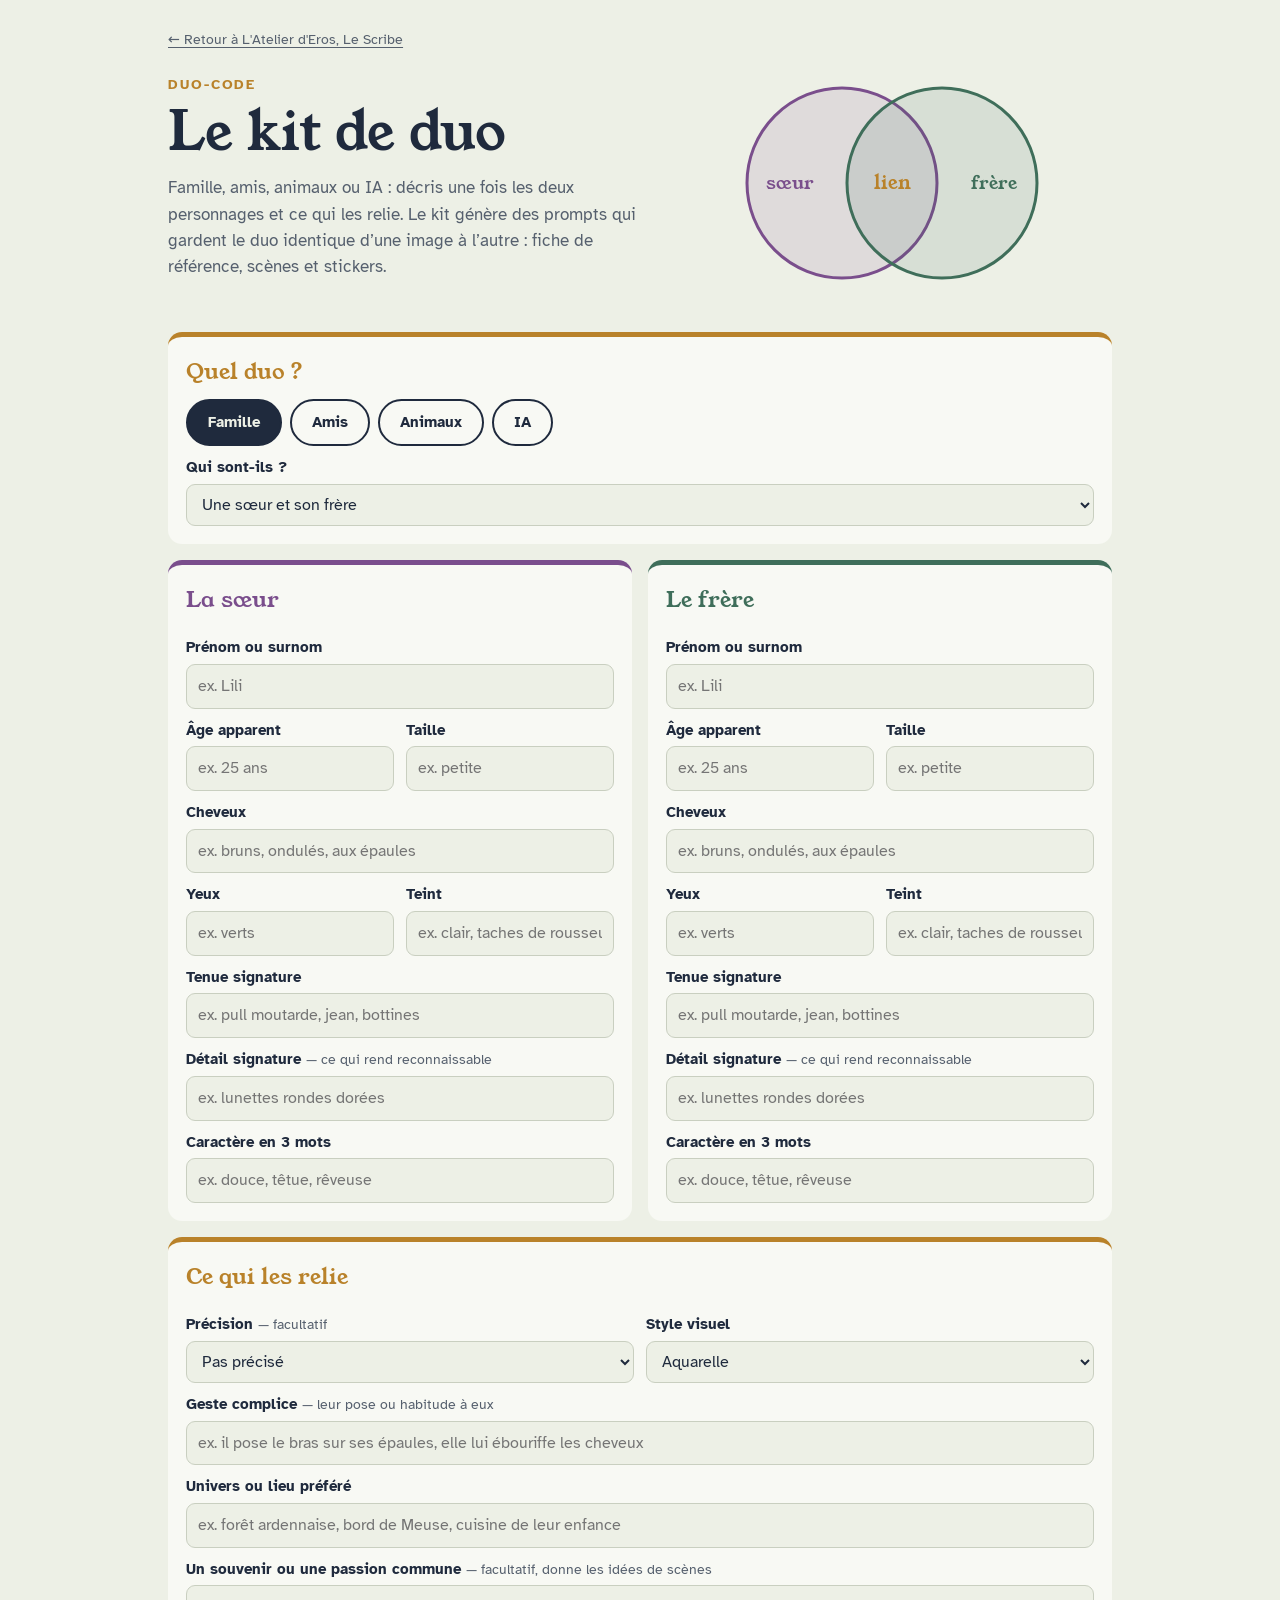
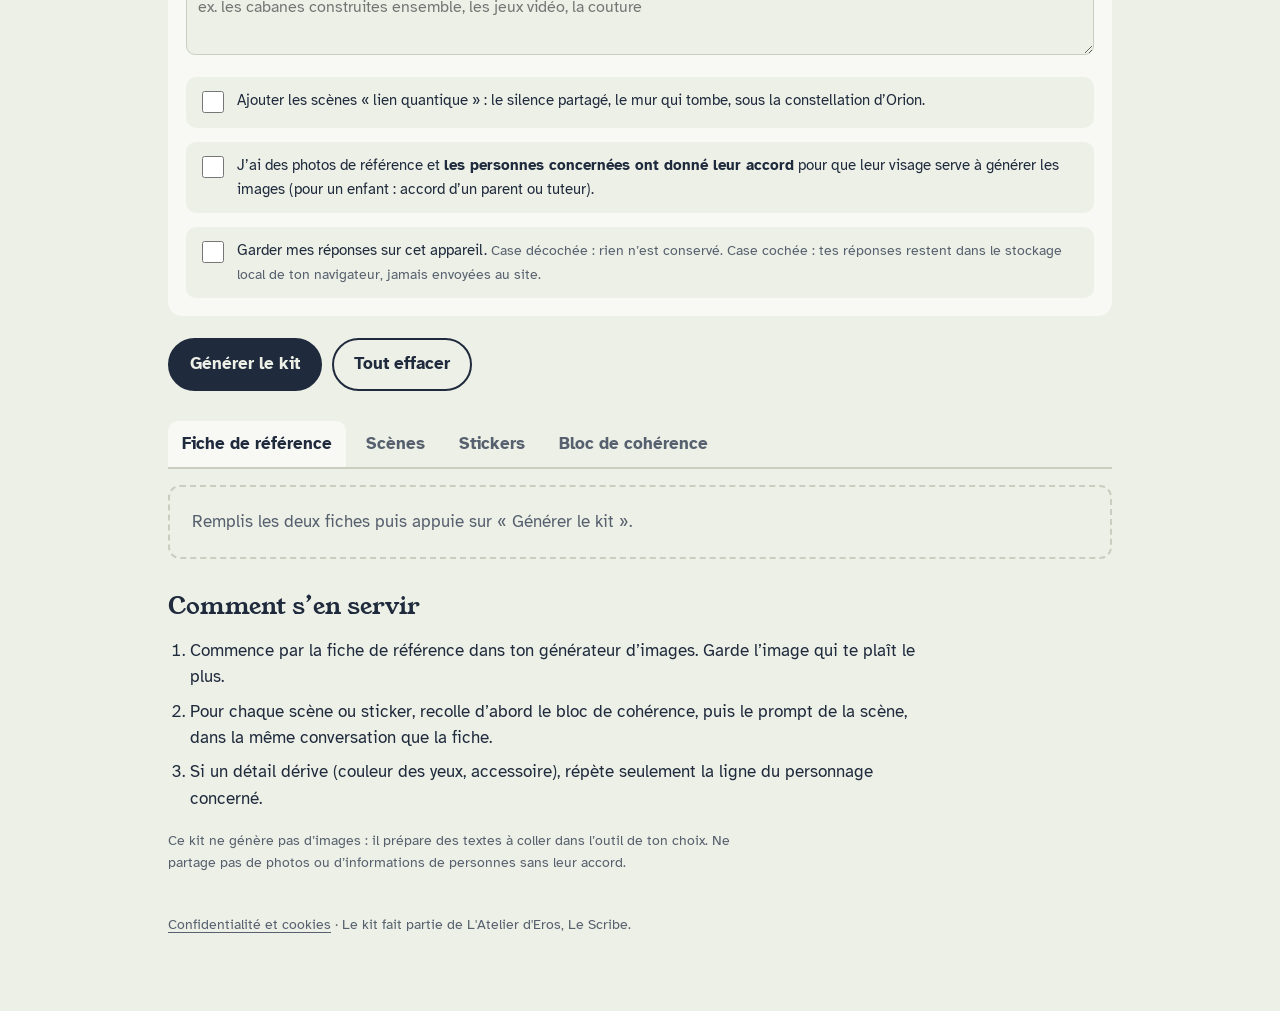
<file: duo-kit.html>
<!doctype html>
<html lang="fr">
<head>
<meta charset="utf-8">
<meta name="viewport" content="width=device-width, initial-scale=1, viewport-fit=cover">
<title>Duo-Code, le kit de duo — L'Atelier d'Eros, Le Scribe</title>
<meta name="description" content="Famille, amis, animaux ou IA : décrivez une fois les deux personnages et ce qui les relie, et obtenez des prompts qui gardent le duo identique d'une image à l'autre.">
<meta name="referrer" content="strict-origin-when-cross-origin">
<meta http-equiv="Content-Security-Policy" content="default-src 'none'; script-src 'self'; style-src 'self' 'unsafe-inline'; font-src 'self'; img-src 'self' data:; connect-src 'none'; base-uri 'self'; form-action 'none'">
<link rel="icon" href="data:image/svg+xml,%3Csvg xmlns='http://www.w3.org/2000/svg' viewBox='0 0 32 32'%3E%3Ccircle cx='16' cy='16' r='15' fill='%231F2E4A'/%3E%3Ccircle cx='16' cy='16' r='8' fill='none' stroke='%23E7C987' stroke-width='2'/%3E%3C/svg%3E">
<link rel="stylesheet" href="fonts.css">
<link rel="stylesheet" href="duo-kit.css">
</head>
<body>
<main>

<p class="site-link"><a href="./">← Retour à L'Atelier d'Eros, Le Scribe</a></p>

<section class="hero">
  <div>
    <p class="kicker">Duo-Code</p>
    <h1>Le kit de duo</h1>
    <p class="muted" style="margin-top:12px">Famille, amis, animaux ou IA : décris une fois les deux personnages et ce qui les relie. Le kit génère des prompts qui gardent le duo identique d’une image à l’autre : fiche de référence, scènes et stickers.</p>
  </div>
  <svg class="venn" viewBox="0 0 360 230" role="img" aria-label="Deux cercles qui se chevauchent : le premier personnage, le second, et le lien au milieu">
    <circle class="c1" cx="130" cy="115" r="95" fill="var(--sis-soft)" stroke="var(--sis)" stroke-width="3"/>
    <circle class="c2" cx="230" cy="115" r="95" fill="var(--bro-soft)" stroke="var(--bro)" stroke-width="3"/>
    <text id="v-a" x="78" y="121" fill="var(--sis)" font-size="18" text-anchor="middle">sœur</text>
    <text id="v-b" x="282" y="121" fill="var(--bro)" font-size="18" text-anchor="middle">frère</text>
    <text x="180" y="121" fill="var(--link)" font-size="19" text-anchor="middle">lien</text>
  </svg>
</section>

<form id="f" novalidate>
  <fieldset class="lien">
    <legend>Quel duo ?</legend>
    <div class="modes" role="radiogroup" aria-label="Type de duo">
      <label class="mode"><input type="radio" name="mode" value="famille" checked><span>Famille</span></label>
      <label class="mode"><input type="radio" name="mode" value="amis"><span>Amis</span></label>
      <label class="mode"><input type="radio" name="mode" value="animaux"><span>Animaux</span></label>
      <label class="mode"><input type="radio" name="mode" value="ia"><span>IA</span></label>
    </div>
    <div id="row-lien">
      <label for="lien">Qui sont-ils ?</label>
      <select id="lien"></select>
    </div>
  </fieldset>

  <div class="pair">
    <fieldset class="side-a" style="margin-top:16px">
      <legend id="lg-a">Le premier</legend>
      <div class="fields" id="fields-a"></div>
    </fieldset>
    <fieldset class="side-b" style="margin-top:16px">
      <legend id="lg-b">Le second</legend>
      <div class="fields" id="fields-b"></div>
    </fieldset>
  </div>

  <fieldset class="lien">
    <legend>Ce qui les relie</legend>
    <div class="grid2">
      <div id="row-prec">
        <label for="prec">Précision <span class="hint">— facultatif</span></label>
        <select id="prec"></select>
      </div>
      <div>
        <label for="style">Style visuel</label>
        <select id="style">
          <option value="illustration aquarelle douce, contours encrés fins">Aquarelle</option>
          <option value="illustration plate vectorielle, couleurs franches, contours nets">Illustration plate</option>
          <option value="rendu 3D style film d’animation, matières douces, éclairage chaud">3D animation</option>
          <option value="style manga, trait net, aplats de couleur">Manga</option>
          <option value="dessin aux crayons de couleur, texture papier visible">Crayons de couleur</option>
          <option value="photographie réaliste, lumière naturelle, 50 mm">Photo réaliste</option>
        </select>
      </div>
    </div>
    <label for="geste">Geste complice <span class="hint">— leur pose ou habitude à eux</span></label>
    <input type="text" id="geste" placeholder="ex. il pose le bras sur ses épaules, elle lui ébouriffe les cheveux">
    <label for="lieu">Univers ou lieu préféré</label>
    <input type="text" id="lieu" placeholder="ex. forêt ardennaise, bord de Meuse, cuisine de leur enfance">
    <label for="souvenir">Un souvenir ou une passion commune <span class="hint">— facultatif, donne les idées de scènes</span></label>
    <textarea id="souvenir" placeholder="ex. les cabanes construites ensemble, les jeux vidéo, la couture"></textarea>
    <div class="consent">
      <input type="checkbox" id="quantique">
      <label for="quantique">Ajouter les scènes « lien quantique » : le silence partagé, le mur qui tombe, sous la constellation d’Orion.</label>
    </div>
    <div class="consent">
      <input type="checkbox" id="photo">
      <label for="photo">J’ai des photos de référence et <strong>les personnes concernées ont donné leur accord</strong> pour que leur visage serve à générer les images (pour un enfant : accord d’un parent ou tuteur).</label>
    </div>
    <div class="consent">
      <input type="checkbox" id="keep">
      <label for="keep">Garder mes réponses sur cet appareil. <span class="hint">Case décochée : rien n’est conservé. Case cochée : tes réponses restent dans le stockage local de ton navigateur, jamais envoyées au site.</span></label>
    </div>
  </fieldset>

  <div class="actions">
    <button type="button" class="primary" id="go">Générer le kit</button>
    <button type="button" class="ghost" id="reset">Tout effacer</button>
  </div>
</form>

<section id="out" aria-live="polite">
  <div class="tabs" role="tablist">
    <button type="button" class="tab" role="tab" aria-selected="true" data-p="p1">Fiche de référence</button>
    <button type="button" class="tab" role="tab" aria-selected="false" data-p="p2">Scènes</button>
    <button type="button" class="tab" role="tab" aria-selected="false" data-p="p3">Stickers</button>
    <button type="button" class="tab" role="tab" aria-selected="false" data-p="p4">Bloc de cohérence</button>
  </div>
  <div class="panel on" id="p1"><div class="empty">Remplis les deux fiches puis appuie sur « Générer le kit ».</div></div>
  <div class="panel" id="p2"></div>
  <div class="panel" id="p3"></div>
  <div class="panel" id="p4"></div>
</section>

<section class="howto">
  <h2>Comment s’en servir</h2>
  <ol>
    <li>Commence par la fiche de référence dans ton générateur d’images. Garde l’image qui te plaît le plus.</li>
    <li>Pour chaque scène ou sticker, recolle d’abord le bloc de cohérence, puis le prompt de la scène, dans la même conversation que la fiche.</li>
    <li>Si un détail dérive (couleur des yeux, accessoire), répète seulement la ligne du personnage concerné.</li>
  </ol>
  <p class="note">Ce kit ne génère pas d’images : il prépare des textes à coller dans l’outil de ton choix. Ne partage pas de photos ou d’informations de personnes sans leur accord.</p>
</section>

<p class="foot"><a href="confidentialite.html">Confidentialité et cookies</a> · Le kit fait partie de L'Atelier d'Eros, Le Scribe.</p>

</main>
<script src="duo-kit.js"></script>
</body>
</html>
</file>
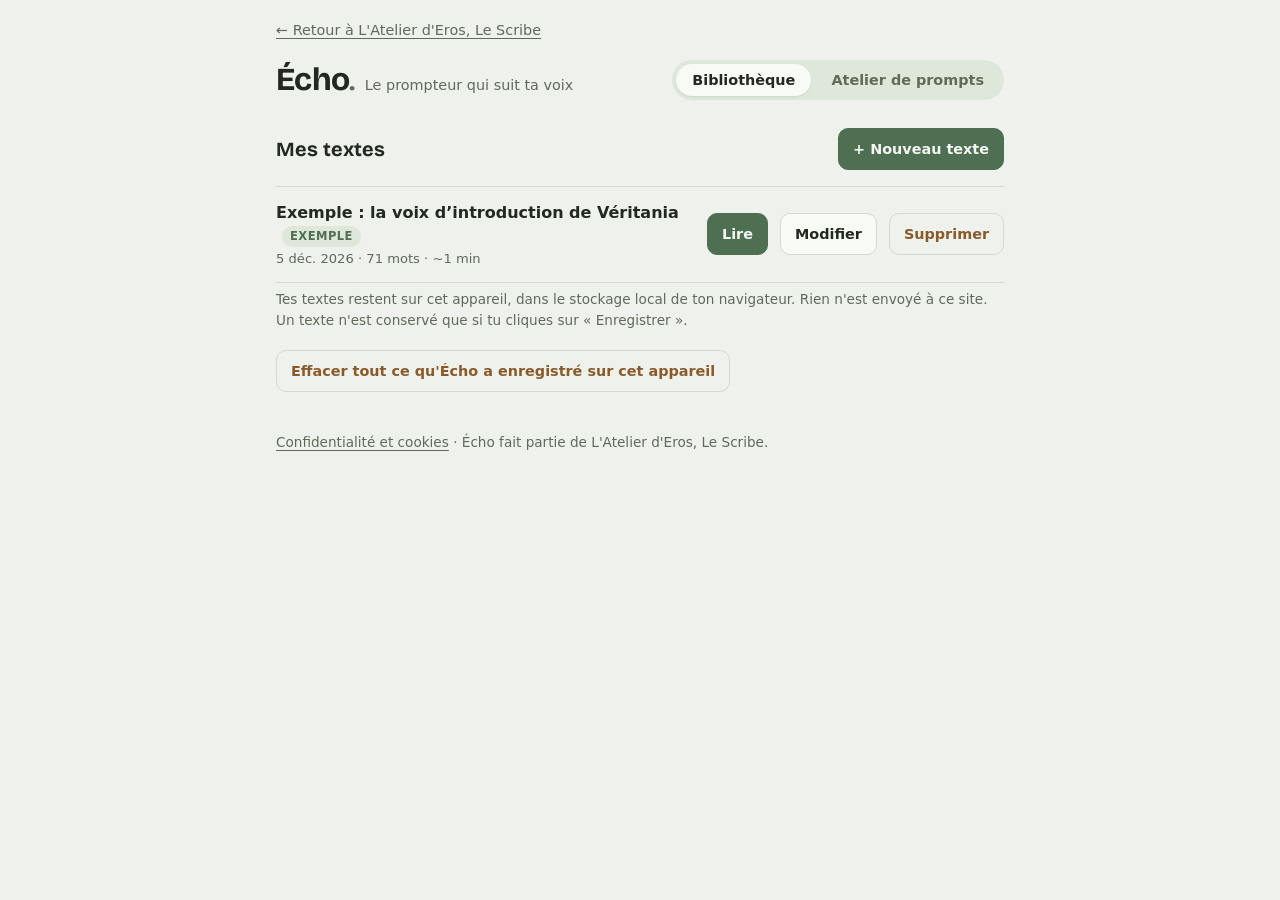
<file: echo-prompteur.html>
<!doctype html>
<html lang="fr">
<head>
<meta charset="utf-8">
<meta name="viewport" content="width=device-width, initial-scale=1, viewport-fit=cover">
<title>Écho, le prompteur qui suit ta voix — L'Atelier d'Eros, Le Scribe</title>
<meta name="description" content="Écho : lis un texte à voix haute pendant que le prompteur suit ta voix, et prépare tes prompts pour une IA. Tes textes restent sur ton appareil.">
<meta name="referrer" content="strict-origin-when-cross-origin">
<meta http-equiv="Content-Security-Policy" content="default-src 'none'; script-src 'self'; style-src 'self' 'unsafe-inline'; font-src 'self'; img-src 'self' data:; connect-src 'none'; base-uri 'self'; form-action 'none'">
<link rel="icon" href="data:image/svg+xml,%3Csvg xmlns='http://www.w3.org/2000/svg' viewBox='0 0 32 32'%3E%3Ccircle cx='16' cy='16' r='15' fill='%231F2E4A'/%3E%3Ccircle cx='16' cy='16' r='8' fill='none' stroke='%23E7C987' stroke-width='2'/%3E%3C/svg%3E">
<link rel="stylesheet" href="fonts.css">
<link rel="stylesheet" href="echo-prompteur.css">
</head>
<body>
<main class="wrap">
<p class="site-link"><a href="./">← Retour à L'Atelier d'Eros, Le Scribe</a></p>
  <header>
    <div class="brand">
      <h1>Écho<span>.</span></h1>
      <p>Le prompteur qui suit ta voix</p>
    </div>
    <nav role="tablist">
      <button role="tab" id="tab-lib" aria-selected="true">Bibliothèque</button>
      <button role="tab" id="tab-ate" aria-selected="false">Atelier de prompts</button>
    </nav>
  </header>

  <!-- Bibliothèque -->
  <section id="v-lib">
    <div class="row between">
      <h2>Mes textes</h2>
      <button class="btn primary" id="btn-new">+ Nouveau texte</button>
    </div>
    <ul class="list" id="lib-list"></ul>
    <p class="hint">Tes textes restent sur cet appareil, dans le stockage local de ton navigateur. Rien n'est envoyé à ce site. Un texte n'est conservé que si tu cliques sur « Enregistrer ».</p>
    <button class="btn ghost danger wipe" id="btn-wipe" type="button">Effacer tout ce qu'Écho a enregistré sur cet appareil</button>
  </section>

  <!-- Éditeur -->
  <section id="v-ed" hidden>
    <div class="row between">
      <h2 id="ed-h">Nouveau texte</h2>
      <button class="btn ghost" id="ed-back">← Retour</button>
    </div>
    <label for="ed-title">Titre</label>
    <input id="ed-title" placeholder="Ex. Présentation de mon projet">
    <label for="ed-text">Texte à lire</label>
    <textarea id="ed-text" placeholder="Écris ou colle ton texte ici…"></textarea>
    <p class="hint" id="ed-count">0 mot · environ 0 min de lecture</p>
    <div class="row" style="margin-top:14px">
      <button class="btn primary" id="ed-save">Enregistrer</button>
      <button class="btn" id="ed-read">Enregistrer et lire</button>
    </div>
  </section>

  <!-- Atelier -->
  <section id="v-ate" hidden>
    <h2>Atelier de prompts</h2>
    <p class="hint">Décris ce que tu veux en mots simples. Écho le met en forme pour une IA.</p>
    <label for="a-int">Ton intention</label>
    <textarea id="a-int" rows="3">Écrire un court texte pour présenter mon projet.</textarea>
    <div class="grid2">
      <div><label for="a-role">Rôle de l'IA</label>
        <input id="a-role" value="rédacteur clair et bienveillant"></div>
      <div><label for="a-public">Public visé</label>
        <input id="a-public" value="mon public"></div>
      <div><label for="a-format">Format attendu</label>
        <select id="a-format">
          <option>Texte à lire à voix haute (prompteur)</option>
          <option>Liste à puces</option>
          <option>Tableau</option>
          <option>Plan en étapes</option>
          <option>Code commenté</option>
        </select></div>
      <div><label for="a-ton">Ton</label>
        <select id="a-ton">
          <option>chaleureux et clair</option>
          <option>professionnel</option>
          <option>poétique</option>
          <option>pédagogique, simple</option>
        </select></div>
    </div>
    <label for="a-ctx">Contexte (facultatif)</label>
    <textarea id="a-ctx" rows="2" placeholder="Qui, où, pourquoi… en une ou deux phrases"></textarea>
    <label for="a-cons">Contraintes (facultatif)</label>
    <input id="a-cons" value="environ 150 mots, pas de jargon">
    <div class="preview" id="a-out" aria-live="polite"></div>
    <div class="row" style="margin-top:14px">
      <button class="btn primary" id="a-copy">Copier le prompt</button>
      <button class="btn" id="a-save">Enregistrer dans la bibliothèque</button>
    </div>
  </section>
<p class="foot"><a href="confidentialite.html">Confidentialité et cookies</a> · Écho fait partie de L'Atelier d'Eros, Le Scribe.</p>
</main>

<!-- Prompteur -->
<div id="prompter" hidden>
  <div class="p-bar">
    <button class="btn primary" id="p-play">Démarrer</button>
    <button class="btn" id="p-top">Début</button>
    <button class="btn" id="p-mode" aria-pressed="true">Voix</button>
    <span class="mic" id="p-mic"><i></i><span>Micro éteint</span></span>
    <span class="spacer"></span>
    <label for="p-size">Taille <input type="range" id="p-size" min="24" max="96" value="44"></label>
    <label for="p-speed" id="p-speed-wrap" hidden>Vitesse <input type="range" id="p-speed" min="10" max="200" value="60"></label>
    <button class="btn" id="p-mirror" aria-pressed="false">Miroir</button>
    <button class="btn" id="p-close">Quitter</button>
  </div>
  <div class="p-note" id="p-note" hidden></div>
  <div class="p-stage" id="p-stage">
    <div class="p-text" id="p-text"></div>
  </div>
  <div class="consent" id="p-consent" hidden>
    <h3>Écho va écouter ta voix</h3>
    <p>Le micro sert uniquement à savoir où tu en es dans le texte. Écho n'enregistre rien et ne garde aucun son. Ce site ne reçoit ni ta voix, ni ton texte.</p>
    <p>À savoir : la reconnaissance vocale est fournie par ton navigateur. Sur Chrome, elle passe par les serveurs de Google.</p>
    <div class="row">
      <button class="btn primary" id="c-ok">Autoriser le micro</button>
      <button class="btn" id="c-manual">Lire sans micro</button>
    </div>
  </div>
</div>

<div class="toast" id="toast" hidden></div>
<script src="echo-prompteur.js"></script>
</body>
</html>
</file>
<file: fonts.css>
@font-face{font-family:'Atkinson Hyperlegible';font-style:normal;font-weight:400;font-display:swap;src:url(font-atkinson-hyperlegible-normal-400-latin-ext.woff2) format('woff2');unicode-range:U+0100-02BA, U+02BD-02C5, U+02C7-02CC, U+02CE-02D7, U+02DD-02FF, U+0304, U+0308, U+0329, U+1D00-1DBF, U+1E00-1E9F, U+1EF2-1EFF, U+2020, U+20A0-20AB, U+20AD-20C4, U+2113, U+2C60-2C7F, U+A720-A7FF}
@font-face{font-family:'Atkinson Hyperlegible';font-style:normal;font-weight:400;font-display:swap;src:url(font-atkinson-hyperlegible-normal-400-latin.woff2) format('woff2');unicode-range:U+0000-00FF, U+0131, U+0152-0153, U+02BB-02BC, U+02C6, U+02DA, U+02DC, U+0304, U+0308, U+0329, U+2000-206F, U+20AC, U+2122, U+2191, U+2193, U+2212, U+2215, U+FEFF, U+FFFD}
@font-face{font-family:'Atkinson Hyperlegible';font-style:normal;font-weight:700;font-display:swap;src:url(font-atkinson-hyperlegible-normal-700-latin-ext.woff2) format('woff2');unicode-range:U+0100-02BA, U+02BD-02C5, U+02C7-02CC, U+02CE-02D7, U+02DD-02FF, U+0304, U+0308, U+0329, U+1D00-1DBF, U+1E00-1E9F, U+1EF2-1EFF, U+2020, U+20A0-20AB, U+20AD-20C4, U+2113, U+2C60-2C7F, U+A720-A7FF}
@font-face{font-family:'Atkinson Hyperlegible';font-style:normal;font-weight:700;font-display:swap;src:url(font-atkinson-hyperlegible-normal-700-latin.woff2) format('woff2');unicode-range:U+0000-00FF, U+0131, U+0152-0153, U+02BB-02BC, U+02C6, U+02DA, U+02DC, U+0304, U+0308, U+0329, U+2000-206F, U+20AC, U+2122, U+2191, U+2193, U+2212, U+2215, U+FEFF, U+FFFD}
@font-face{font-family:'Cormorant Garamond';font-style:italic;font-weight:500;font-display:swap;src:url(font-cormorant-garamond-italic-500-latin-ext.woff2) format('woff2');unicode-range:U+0100-02BA, U+02BD-02C5, U+02C7-02CC, U+02CE-02D7, U+02DD-02FF, U+0304, U+0308, U+0329, U+1D00-1DBF, U+1E00-1E9F, U+1EF2-1EFF, U+2020, U+20A0-20AB, U+20AD-20C4, U+2113, U+2C60-2C7F, U+A720-A7FF}
@font-face{font-family:'Cormorant Garamond';font-style:italic;font-weight:500;font-display:swap;src:url(font-cormorant-garamond-italic-500-latin.woff2) format('woff2');unicode-range:U+0000-00FF, U+0131, U+0152-0153, U+02BB-02BC, U+02C6, U+02DA, U+02DC, U+0304, U+0308, U+0329, U+2000-206F, U+20AC, U+2122, U+2191, U+2193, U+2212, U+2215, U+FEFF, U+FFFD}
@font-face{font-family:'Cormorant Garamond';font-style:normal;font-weight:500;font-display:swap;src:url(font-cormorant-garamond-normal-500-latin-ext.woff2) format('woff2');unicode-range:U+0100-02BA, U+02BD-02C5, U+02C7-02CC, U+02CE-02D7, U+02DD-02FF, U+0304, U+0308, U+0329, U+1D00-1DBF, U+1E00-1E9F, U+1EF2-1EFF, U+2020, U+20A0-20AB, U+20AD-20C4, U+2113, U+2C60-2C7F, U+A720-A7FF}
@font-face{font-family:'Cormorant Garamond';font-style:normal;font-weight:500;font-display:swap;src:url(font-cormorant-garamond-normal-500-latin.woff2) format('woff2');unicode-range:U+0000-00FF, U+0131, U+0152-0153, U+02BB-02BC, U+02C6, U+02DA, U+02DC, U+0304, U+0308, U+0329, U+2000-206F, U+20AC, U+2122, U+2191, U+2193, U+2212, U+2215, U+FEFF, U+FFFD}
@font-face{font-family:'Cormorant Garamond';font-style:normal;font-weight:600;font-display:swap;src:url(font-cormorant-garamond-normal-600-latin-ext.woff2) format('woff2');unicode-range:U+0100-02BA, U+02BD-02C5, U+02C7-02CC, U+02CE-02D7, U+02DD-02FF, U+0304, U+0308, U+0329, U+1D00-1DBF, U+1E00-1E9F, U+1EF2-1EFF, U+2020, U+20A0-20AB, U+20AD-20C4, U+2113, U+2C60-2C7F, U+A720-A7FF}
@font-face{font-family:'Cormorant Garamond';font-style:normal;font-weight:600;font-display:swap;src:url(font-cormorant-garamond-normal-600-latin.woff2) format('woff2');unicode-range:U+0000-00FF, U+0131, U+0152-0153, U+02BB-02BC, U+02C6, U+02DA, U+02DC, U+0304, U+0308, U+0329, U+2000-206F, U+20AC, U+2122, U+2191, U+2193, U+2212, U+2215, U+FEFF, U+FFFD}
@font-face{font-family:'Cormorant Garamond';font-style:normal;font-weight:700;font-display:swap;src:url(font-cormorant-garamond-normal-700-latin-ext.woff2) format('woff2');unicode-range:U+0100-02BA, U+02BD-02C5, U+02C7-02CC, U+02CE-02D7, U+02DD-02FF, U+0304, U+0308, U+0329, U+1D00-1DBF, U+1E00-1E9F, U+1EF2-1EFF, U+2020, U+20A0-20AB, U+20AD-20C4, U+2113, U+2C60-2C7F, U+A720-A7FF}
@font-face{font-family:'Cormorant Garamond';font-style:normal;font-weight:700;font-display:swap;src:url(font-cormorant-garamond-normal-700-latin.woff2) format('woff2');unicode-range:U+0000-00FF, U+0131, U+0152-0153, U+02BB-02BC, U+02C6, U+02DA, U+02DC, U+0304, U+0308, U+0329, U+2000-206F, U+20AC, U+2122, U+2191, U+2193, U+2212, U+2215, U+FEFF, U+FFFD}
@font-face{font-family:'Bricolage Grotesque';font-style:normal;font-weight:500;font-display:swap;src:url(font-bricolage-grotesque-normal-500-latin-ext.woff2) format('woff2');unicode-range:U+0100-02BA, U+02BD-02C5, U+02C7-02CC, U+02CE-02D7, U+02DD-02FF, U+0304, U+0308, U+0329, U+1D00-1DBF, U+1E00-1E9F, U+1EF2-1EFF, U+2020, U+20A0-20AB, U+20AD-20C4, U+2113, U+2C60-2C7F, U+A720-A7FF}
@font-face{font-family:'Bricolage Grotesque';font-style:normal;font-weight:500;font-display:swap;src:url(font-bricolage-grotesque-normal-500-latin.woff2) format('woff2');unicode-range:U+0000-00FF, U+0131, U+0152-0153, U+02BB-02BC, U+02C6, U+02DA, U+02DC, U+0304, U+0308, U+0329, U+2000-206F, U+20AC, U+2122, U+2191, U+2193, U+2212, U+2215, U+FEFF, U+FFFD}
@font-face{font-family:'Bricolage Grotesque';font-style:normal;font-weight:700;font-display:swap;src:url(font-bricolage-grotesque-normal-700-latin-ext.woff2) format('woff2');unicode-range:U+0100-02BA, U+02BD-02C5, U+02C7-02CC, U+02CE-02D7, U+02DD-02FF, U+0304, U+0308, U+0329, U+1D00-1DBF, U+1E00-1E9F, U+1EF2-1EFF, U+2020, U+20A0-20AB, U+20AD-20C4, U+2113, U+2C60-2C7F, U+A720-A7FF}
@font-face{font-family:'Bricolage Grotesque';font-style:normal;font-weight:700;font-display:swap;src:url(font-bricolage-grotesque-normal-700-latin.woff2) format('woff2');unicode-range:U+0000-00FF, U+0131, U+0152-0153, U+02BB-02BC, U+02C6, U+02DA, U+02DC, U+0304, U+0308, U+0329, U+2000-206F, U+20AC, U+2122, U+2191, U+2193, U+2212, U+2215, U+FEFF, U+FFFD}
@font-face{font-family:'Literata';font-style:normal;font-weight:400;font-display:swap;src:url(font-literata-normal-400-latin-ext.woff2) format('woff2');unicode-range:U+0100-02BA, U+02BD-02C5, U+02C7-02CC, U+02CE-02D7, U+02DD-02FF, U+0304, U+0308, U+0329, U+1D00-1DBF, U+1E00-1E9F, U+1EF2-1EFF, U+2020, U+20A0-20AB, U+20AD-20C4, U+2113, U+2C60-2C7F, U+A720-A7FF}
@font-face{font-family:'Literata';font-style:normal;font-weight:400;font-display:swap;src:url(font-literata-normal-400-latin.woff2) format('woff2');unicode-range:U+0000-00FF, U+0131, U+0152-0153, U+02BB-02BC, U+02C6, U+02DA, U+02DC, U+0304, U+0308, U+0329, U+2000-206F, U+20AC, U+2122, U+2191, U+2193, U+2212, U+2215, U+FEFF, U+FFFD}
@font-face{font-family:'Literata';font-style:normal;font-weight:600;font-display:swap;src:url(font-literata-normal-600-latin-ext.woff2) format('woff2');unicode-range:U+0100-02BA, U+02BD-02C5, U+02C7-02CC, U+02CE-02D7, U+02DD-02FF, U+0304, U+0308, U+0329, U+1D00-1DBF, U+1E00-1E9F, U+1EF2-1EFF, U+2020, U+20A0-20AB, U+20AD-20C4, U+2113, U+2C60-2C7F, U+A720-A7FF}
@font-face{font-family:'Literata';font-style:normal;font-weight:600;font-display:swap;src:url(font-literata-normal-600-latin.woff2) format('woff2');unicode-range:U+0000-00FF, U+0131, U+0152-0153, U+02BB-02BC, U+02C6, U+02DA, U+02DC, U+0304, U+0308, U+0329, U+2000-206F, U+20AC, U+2122, U+2191, U+2193, U+2212, U+2215, U+FEFF, U+FFFD}
@font-face{font-family:'Young Serif';font-style:normal;font-weight:400;font-display:swap;src:url(font-young-serif-normal-400-latin-ext.woff2) format('woff2');unicode-range:U+0100-02BA, U+02BD-02C5, U+02C7-02CC, U+02CE-02D7, U+02DD-02FF, U+0304, U+0308, U+0329, U+1D00-1DBF, U+1E00-1E9F, U+1EF2-1EFF, U+2020, U+20A0-20AB, U+20AD-20C4, U+2113, U+2C60-2C7F, U+A720-A7FF}
@font-face{font-family:'Young Serif';font-style:normal;font-weight:400;font-display:swap;src:url(font-young-serif-normal-400-latin.woff2) format('woff2');unicode-range:U+0000-00FF, U+0131, U+0152-0153, U+02BB-02BC, U+02C6, U+02DA, U+02DC, U+0304, U+0308, U+0329, U+2000-206F, U+20AC, U+2122, U+2191, U+2193, U+2212, U+2215, U+FEFF, U+FFFD}
@font-face{font-family:'Fraunces';font-style:normal;font-weight:500;font-display:swap;src:url(font-fraunces-normal-500-latin-ext.woff2) format('woff2');unicode-range:U+0100-02BA, U+02BD-02C5, U+02C7-02CC, U+02CE-02D7, U+02DD-02FF, U+0304, U+0308, U+0329, U+1D00-1DBF, U+1E00-1E9F, U+1EF2-1EFF, U+2020, U+20A0-20AB, U+20AD-20C4, U+2113, U+2C60-2C7F, U+A720-A7FF}
@font-face{font-family:'Fraunces';font-style:normal;font-weight:500;font-display:swap;src:url(font-fraunces-normal-500-latin.woff2) format('woff2');unicode-range:U+0000-00FF, U+0131, U+0152-0153, U+02BB-02BC, U+02C6, U+02DA, U+02DC, U+0304, U+0308, U+0329, U+2000-206F, U+20AC, U+2122, U+2191, U+2193, U+2212, U+2215, U+FEFF, U+FFFD}
@font-face{font-family:'Fraunces';font-style:normal;font-weight:700;font-display:swap;src:url(font-fraunces-normal-500-latin-ext.woff2) format('woff2');unicode-range:U+0100-02BA, U+02BD-02C5, U+02C7-02CC, U+02CE-02D7, U+02DD-02FF, U+0304, U+0308, U+0329, U+1D00-1DBF, U+1E00-1E9F, U+1EF2-1EFF, U+2020, U+20A0-20AB, U+20AD-20C4, U+2113, U+2C60-2C7F, U+A720-A7FF}
@font-face{font-family:'Fraunces';font-style:normal;font-weight:700;font-display:swap;src:url(font-fraunces-normal-500-latin.woff2) format('woff2');unicode-range:U+0000-00FF, U+0131, U+0152-0153, U+02BB-02BC, U+02C6, U+02DA, U+02DC, U+0304, U+0308, U+0329, U+2000-206F, U+20AC, U+2122, U+2191, U+2193, U+2212, U+2215, U+FEFF, U+FFFD}
@font-face{font-family:'Inter';font-style:normal;font-weight:400;font-display:swap;src:url(font-inter-normal-400-latin-ext.woff2) format('woff2');unicode-range:U+0100-02BA, U+02BD-02C5, U+02C7-02CC, U+02CE-02D7, U+02DD-02FF, U+0304, U+0308, U+0329, U+1D00-1DBF, U+1E00-1E9F, U+1EF2-1EFF, U+2020, U+20A0-20AB, U+20AD-20C4, U+2113, U+2C60-2C7F, U+A720-A7FF}
@font-face{font-family:'Inter';font-style:normal;font-weight:400;font-display:swap;src:url(font-inter-normal-400-latin.woff2) format('woff2');unicode-range:U+0000-00FF, U+0131, U+0152-0153, U+02BB-02BC, U+02C6, U+02DA, U+02DC, U+0304, U+0308, U+0329, U+2000-206F, U+20AC, U+2122, U+2191, U+2193, U+2212, U+2215, U+FEFF, U+FFFD}
@font-face{font-family:'Inter';font-style:normal;font-weight:500;font-display:swap;src:url(font-inter-normal-400-latin-ext.woff2) format('woff2');unicode-range:U+0100-02BA, U+02BD-02C5, U+02C7-02CC, U+02CE-02D7, U+02DD-02FF, U+0304, U+0308, U+0329, U+1D00-1DBF, U+1E00-1E9F, U+1EF2-1EFF, U+2020, U+20A0-20AB, U+20AD-20C4, U+2113, U+2C60-2C7F, U+A720-A7FF}
@font-face{font-family:'Inter';font-style:normal;font-weight:500;font-display:swap;src:url(font-inter-normal-400-latin.woff2) format('woff2');unicode-range:U+0000-00FF, U+0131, U+0152-0153, U+02BB-02BC, U+02C6, U+02DA, U+02DC, U+0304, U+0308, U+0329, U+2000-206F, U+20AC, U+2122, U+2191, U+2193, U+2212, U+2215, U+FEFF, U+FFFD}
@font-face{font-family:'Inter';font-style:normal;font-weight:600;font-display:swap;src:url(font-inter-normal-400-latin-ext.woff2) format('woff2');unicode-range:U+0100-02BA, U+02BD-02C5, U+02C7-02CC, U+02CE-02D7, U+02DD-02FF, U+0304, U+0308, U+0329, U+1D00-1DBF, U+1E00-1E9F, U+1EF2-1EFF, U+2020, U+20A0-20AB, U+20AD-20C4, U+2113, U+2C60-2C7F, U+A720-A7FF}
@font-face{font-family:'Inter';font-style:normal;font-weight:600;font-display:swap;src:url(font-inter-normal-400-latin.woff2) format('woff2');unicode-range:U+0000-00FF, U+0131, U+0152-0153, U+02BB-02BC, U+02C6, U+02DA, U+02DC, U+0304, U+0308, U+0329, U+2000-206F, U+20AC, U+2122, U+2191, U+2193, U+2212, U+2215, U+FEFF, U+FFFD}
@font-face{font-family:'JetBrains Mono';font-style:normal;font-weight:400 600;font-display:swap;src:url(font-jetbrains-mono-greek.woff2) format('woff2');unicode-range:U+0370-0377, U+037A-037F, U+0384-038A, U+038C, U+038E-03A1, U+03A3-03FF}
@font-face{font-family:'JetBrains Mono';font-style:normal;font-weight:400 600;font-display:swap;src:url(font-jetbrains-mono-latin-ext.woff2) format('woff2');unicode-range:U+0100-02BA, U+02BD-02C5, U+02C7-02CC, U+02CE-02D7, U+02DD-02FF, U+0304, U+0308, U+0329, U+1D00-1DBF, U+1E00-1E9F, U+1EF2-1EFF, U+2020, U+20A0-20AB, U+20AD-20C4, U+2113, U+2C60-2C7F, U+A720-A7FF}
@font-face{font-family:'JetBrains Mono';font-style:normal;font-weight:400 600;font-display:swap;src:url(font-jetbrains-mono-latin.woff2) format('woff2');unicode-range:U+0000-00FF, U+0131, U+0152-0153, U+02BB-02BC, U+02C6, U+02DA, U+02DC, U+0304, U+0308, U+0329, U+2000-206F, U+20AC, U+2122, U+2191, U+2193, U+2212, U+2215, U+FEFF, U+FFFD}
</file>
<file: bibliotheque/salle-2.css>
/* Salle 2 ; la Bibliothèque des Murmures : feuille de style de la page (site latelierderos.art) */

:root{
  --bg:#ece2cb; --surface:#f6efdd; --surface-2:#e5d8bb; --ink:#18222f; --muted:#555c64;
  --accent:#7d5a1c; --accent-ink:#fffaf0; --line:rgba(125,90,28,.32); --focus:#1f5f7a; --mark:rgba(217,182,110,.4);
  --read-size:1.18rem;
  --night-0:#050f19; --night-1:#0b2032; --night-2:#163a52; --gold:#d9b66e; --gold-l:#f2dca3; --cream:#efe6d2; --soft:#a9b8c0;
  --iris:#70c8df;
  --serif:Literata,Georgia,"Times New Roman",serif;
  --display:"Cormorant Garamond",Literata,Georgia,serif;
  color-scheme:light; box-sizing:border-box;
  padding-top:env(safe-area-inset-top,0px); padding-bottom:env(safe-area-inset-bottom,0px);
}
@media (prefers-color-scheme:dark){
  :root:not([data-theme="light"]){--bg:#07131f;--surface:#0e2233;--surface-2:#132c40;--ink:#f1ead9;--muted:#a9b8c0;--accent:#e3c27f;--accent-ink:#141008;--line:rgba(217,182,110,.28);--focus:#f2dca3;--mark:rgba(217,182,110,.22);color-scheme:dark}
}
:root[data-theme="dark"]{--bg:#07131f;--surface:#0e2233;--surface-2:#132c40;--ink:#f1ead9;--muted:#a9b8c0;--accent:#e3c27f;--accent-ink:#141008;--line:rgba(217,182,110,.28);--focus:#f2dca3;--mark:rgba(217,182,110,.22);color-scheme:dark}
*,*::before,*::after{box-sizing:border-box}
html{scroll-padding-top:calc(env(safe-area-inset-top,0px) + 64px);-webkit-text-size-adjust:100%;height:100%}
body{margin:0;min-height:100%;background:var(--night-0);color:var(--cream);font-family:var(--serif);font-size:1.075rem;line-height:1.55}
body::before{content:"";position:fixed;inset:0 0 auto;height:env(safe-area-inset-top,0px);z-index:10;background:var(--night-0)}
button,input,textarea{font:inherit;color:inherit}
button{cursor:pointer}
a{color:var(--gold-l)}
:focus-visible{outline:2px solid var(--gold-l);outline-offset:3px;border-radius:4px}
.sr{position:absolute;width:1px;height:1px;overflow:hidden;clip:rect(0 0 0 0);white-space:nowrap}
.skip{position:absolute;left:1rem;top:-4rem;z-index:20;background:var(--gold);color:#141008;padding:.5rem .9rem;border-radius:6px}
.skip:focus{top:calc(env(safe-area-inset-top,0px) + .5rem)}

/* Barre */
.top{position:sticky;top:env(safe-area-inset-top,0px);z-index:9;background:rgba(5,15,25,.88);backdrop-filter:blur(10px);-webkit-backdrop-filter:blur(10px);border-bottom:1px solid rgba(217,182,110,.22)}
.top-in{max-width:1120px;margin:auto;display:flex;align-items:center;gap:.8rem;padding:.5rem clamp(.9rem,3vw,2rem)}
.mk{font-family:var(--display);font-size:1.1rem;color:var(--cream);text-decoration:none;white-space:nowrap;overflow:hidden;text-overflow:ellipsis}
.aile{margin:0 0 0 auto;font-size:.82rem;color:var(--gold-l);text-align:right;line-height:1.15;white-space:nowrap}
.aile small{display:block;color:var(--soft);font-size:.7rem}
.tb{border:1px solid rgba(217,182,110,.35);background:transparent;color:var(--cream);border-radius:999px;min-width:2.4rem;height:2.4rem;padding:0 .6rem}
.tb:hover{border-color:var(--gold)}

/* Scène */
.scene{position:relative;isolation:isolate;overflow:clip;min-height:calc(100svh - 58px);display:flex;flex-direction:column;justify-content:center;
  background:radial-gradient(ellipse 70% 55% at 50% 8%,var(--night-2) 0%,var(--night-1) 45%,var(--night-0) 85%)}
.scene::before{content:"";position:absolute;inset:0;z-index:-1;opacity:.28;background-image:radial-gradient(#f2dca3 1px,transparent 1.6px);background-size:83px 97px;background-position:11px 17px}
/* arches lointaines : rayonnages de fond */
.scene::after{content:"";position:absolute;inset:auto 0 0;height:62%;z-index:-1;opacity:.5;
  background:repeating-linear-gradient(90deg,transparent 0 22px,rgba(217,182,110,.07) 22px 24px,transparent 24px 46px),
  repeating-linear-gradient(0deg,rgba(217,182,110,.12) 0 2px,transparent 2px 64px);
  -webkit-mask:linear-gradient(transparent,#000 40%,#000 75%,transparent);mask:linear-gradient(transparent,#000 40%,#000 75%,transparent)}
.wrap{width:100%;max-width:1120px;margin:auto;padding:clamp(2rem,6vw,3.6rem) clamp(.9rem,3vw,2rem) clamp(1.5rem,4vw,2.5rem)}
.intro{text-align:center;max-width:40rem;margin:0 auto clamp(1.6rem,4vw,2.6rem)}
.salle{margin:0 0 .3rem;color:var(--gold);font-style:italic}
h1{font-family:var(--display);font-weight:400;font-size:clamp(2.3rem,6vw,4rem);line-height:1;margin:0 0 .9rem;color:#f6eedc}
.intro p.l{margin:.15rem 0;color:#dcd3be;font-size:clamp(1.02rem,1.6vw,1.15rem)}

/* Étagère */
.stage{position:relative}
.top-row{display:flex;align-items:flex-end;justify-content:flex-end;gap:1rem;margin-bottom:-6px;position:relative;z-index:2}
.bulle{position:relative;max-width:26rem;background:rgba(14,34,51,.92);border:1px solid rgba(217,182,110,.4);border-radius:16px 16px 4px 16px;padding:.8rem 1rem;margin-bottom:3.6rem;min-height:4.4rem}
.bulle p{margin:0 0 .35rem}.bulle p:last-child{margin:0}
.bulle .t{font-family:var(--display);font-size:1.3rem;line-height:1.15;color:var(--gold-l)}
.bulle .m{font-style:italic}
.bulle .src{font-size:.88rem;color:var(--soft)}
.bulle .row{display:flex;flex-wrap:wrap;gap:.4rem;margin-top:.5rem}
.etats{display:flex;gap:.3rem;position:absolute;right:.6rem;bottom:-2.4rem}
.et{border:1px solid rgba(217,182,110,.35);background:transparent;border-radius:999px;padding:.1rem .55rem;font-size:.85rem;color:var(--soft)}
.et[aria-pressed="true"]{border-color:var(--gold);color:var(--gold-l)}
.chouette{width:clamp(88px,12vw,120px);flex:none;margin-right:clamp(.4rem,3vw,2.5rem)}
.chouette .paup{transform-origin:50% 42%;animation:cligne 7s infinite}
@keyframes cligne{0%,94%,100%{transform:scaleY(0)}96%{transform:scaleY(1)}}
.chouette .tete{transform-origin:60px 70px;transition:transform .5s}
.chouette.ecoute .tete{transform:rotate(-7deg)}

.etagere{position:relative;padding:0 clamp(.4rem,2vw,1.2rem)}
.rang{display:flex;align-items:flex-end;gap:5px;height:clamp(230px,30vw,290px);overflow-x:auto;overflow-y:hidden;padding:24px 4px 0;scroll-snap-type:x proximity;scrollbar-width:thin;scrollbar-color:#d9b66e55 transparent}
.planche{height:20px;border-radius:3px;background:linear-gradient(#e2c58a,#9b7436 30%,#5c4219);box-shadow:0 14px 30px rgba(0,0,0,.55),inset 0 1px 0 #f6dfa6}
.livre{position:relative;flex:none;scroll-snap-align:start;border:0;border-radius:3px 3px 1px 1px;padding:.6rem 0;color:#f3e7c9;
  background:linear-gradient(90deg,rgba(0,0,0,.35),transparent 18%,rgba(255,255,255,.08) 50%,transparent 82%,rgba(0,0,0,.35)),var(--c);
  box-shadow:inset 0 0 0 1px rgba(242,220,163,.18);transition:transform .25s ease;display:flex;flex-direction:column;align-items:center;justify-content:space-between}
.livre::before,.livre::after{content:"";position:absolute;left:0;right:0;height:3px;background:var(--gold);opacity:.75}
.livre::before{top:12%}.livre::after{bottom:9%}
.livre .n{font-family:var(--display);font-size:.95rem;color:var(--gold-l)}
.livre .ti{writing-mode:vertical-rl;transform:rotate(180deg);font-family:var(--display);font-size:1.02rem;line-height:1.05;max-height:78%;overflow:hidden;text-overflow:ellipsis;white-space:nowrap;letter-spacing:.01em}
.livre:hover,.livre:focus-visible{transform:translateY(-12px)}
.livre.marque::after{content:"";left:auto;right:6px;top:-2px;bottom:auto;width:8px;height:30px;opacity:1;background:#c7473c;clip-path:polygon(0 0,100% 0,100% 100%,50% 78%,0 100%)}
.vide{flex:none;width:46px;height:74%;border:1px dashed rgba(217,182,110,.45);border-radius:3px;background:rgba(217,182,110,.04);color:var(--soft);display:flex;align-items:center;justify-content:center}
.vide span{writing-mode:vertical-rl;transform:rotate(180deg);font-style:italic;font-size:.9rem}
.vide:hover,.vide:focus-visible{border-color:var(--gold);color:var(--gold-l)}
.porte{flex:none;margin-left:14px;width:64px;height:62%;border:1px solid var(--gold);border-bottom:0;border-radius:32px 32px 0 0;background:radial-gradient(ellipse at 50% 30%,#1d4660,#0b2032);color:var(--gold-l);display:flex;flex-direction:column;align-items:center;justify-content:flex-end;padding-bottom:.6rem;font-size:.82rem;line-height:1.1;transition:box-shadow .3s}
.porte b{font-size:1.25rem;font-weight:400;margin-bottom:.3rem}
.porte:hover,.porte:focus-visible,.porte.appel{box-shadow:0 0 0 4px rgba(217,182,110,.18),0 0 26px rgba(242,220,163,.35)}
.livre.verrou{filter:saturate(.35) brightness(.7);cursor:not-allowed}
.livre.verrou .n:last-child{font-size:1.05rem;color:var(--gold-l)}
.livre.verrou:hover,.livre.verrou:focus-visible{transform:none}
.verrou-page{max-width:30em;margin:4rem auto;text-align:center}
.verrou-page .cad{font-size:2.6rem}
.aide{text-align:center;color:var(--soft);font-size:.92rem;margin:1rem 0 0}


/* Marque-page */
.ruban{border:1px solid rgba(217,182,110,.35);border-radius:14px;margin:1.2rem auto 0;padding:.6rem 1rem .7rem;max-width:34rem;background:rgba(14,34,51,.55)}
.ruban legend{padding:0 .4rem;color:var(--gold-l);font-style:italic}
.nuancier{display:flex;justify-content:center;gap:.6rem;flex-wrap:wrap}
.nuance{width:2.4rem;height:2.4rem;border-radius:50%;border:2px solid rgba(242,220,163,.35);background:var(--n)}
.nuance[aria-checked="true"]{border-color:#fff;box-shadow:0 0 0 3px var(--n)}
.ruban-ok{margin:.4rem 0 0;font-size:.9rem;color:var(--soft);min-height:1.2em}
.livre.marque::after{background:var(--ruban,#c7473c)}
/* Echo voyageur */
.forme{position:relative;width:clamp(88px,12vw,120px);aspect-ratio:120/150;flex:none;margin-right:clamp(.4rem,3vw,2.5rem);transition:opacity .35s,transform .35s}
.forme.part{opacity:0;transform:translateY(-14px) scale(.92)}
.forme-svg svg{width:100%;height:100%;display:block}
.forme .paup{transform-origin:50% 35%;animation:cligne 7s infinite;transform:scaleY(0)}
.flux{position:absolute;inset:18% -8% 20%;overflow:hidden;pointer-events:none;-webkit-mask:radial-gradient(ellipse 52% 58% at 50% 50%,#000 55%,transparent 72%);mask:radial-gradient(ellipse 52% 58% at 50% 50%,#000 55%,transparent 72%)}
.flux div{white-space:nowrap;font-family:ui-monospace,"Segoe UI Emoji",monospace;font-size:.72rem;line-height:1.55;color:var(--gold-l);opacity:.85;animation:defile 9s linear infinite;text-shadow:0 0 6px rgba(112,200,223,.8)}
.flux div:nth-child(2){animation-duration:12s;animation-direction:reverse;color:#9fe2f2}
.flux div:nth-child(3){animation-duration:10s}
@keyframes defile{from{transform:translateX(0)}to{transform:translateX(-50%)}}
.nprime{position:absolute;left:50%;bottom:-1.6rem;transform:translateX(-50%);white-space:nowrap;font-size:.8rem;color:var(--gold-l);font-family:ui-monospace,monospace}
/* Fil d’Ariane */
.fil{display:flex;flex-wrap:wrap;align-items:center;gap:.35rem;margin:0 0 .9rem;font-size:.95rem;color:var(--soft);min-height:1.6rem}
.fil button{background:none;border:0;padding:.1rem .2rem;color:var(--gold-l);text-decoration:underline;text-underline-offset:3px}
.fil [aria-current]{color:var(--cream)}
.vue{animation:entre .35s ease}
@keyframes entre{from{opacity:0;transform:translateY(8px)}to{opacity:1;transform:none}}
/* Plan de la salle */
.salle-plan{display:grid;grid-template-columns:1fr minmax(150px,.7fr) 1fr;gap:clamp(1rem,3vw,2rem);align-items:center}
.rayonnage{position:relative;border:1px solid var(--gold);border-radius:14px 14px 4px 4px;background:linear-gradient(#0e2233,#07131f);padding:1rem 1rem .8rem;text-align:left;color:var(--cream);min-height:15rem;display:flex;flex-direction:column;justify-content:flex-end;transition:transform .25s,box-shadow .25s}
.rayonnage:hover,.rayonnage:focus-visible{transform:translateY(-4px);box-shadow:0 0 0 4px rgba(217,182,110,.15),0 18px 40px rgba(0,0,0,.5)}
.rayonnage .mini{position:absolute;inset:.9rem .9rem auto;display:grid;gap:.9rem}
.rayonnage .mini i{display:block;height:2.4rem;border-bottom:3px solid #9b7436;background:repeating-linear-gradient(90deg,var(--a) 0 9px,transparent 9px 11px,var(--b) 11px 19px,transparent 19px 21px,var(--c) 21px 28px,transparent 28px 31px);-webkit-mask:linear-gradient(90deg,#000 70%,transparent);mask:linear-gradient(90deg,#000 70%,transparent);opacity:.75}
.rayonnage .plaque{position:relative;background:rgba(5,15,25,.85);border:1px solid rgba(217,182,110,.5);border-radius:8px;padding:.5rem .7rem}
.rayonnage b{display:block;font-family:var(--display);font-weight:500;font-size:1.5rem;color:var(--gold-l);line-height:1.1}
.rayonnage small{color:var(--soft);font-size:.92rem}
.allee{display:grid;justify-items:center;gap:.5rem;text-align:center}
.sphere-btn{width:clamp(120px,14vw,150px);aspect-ratio:1;border-radius:50%;border:1px solid var(--gold);background:radial-gradient(circle at 35% 30%,rgba(242,220,163,.35),rgba(22,58,82,.9) 45%,#07131f 75%);color:var(--gold-l);font-family:var(--display);font-size:1.05rem;line-height:1.15;padding:1rem;box-shadow:0 0 30px rgba(112,200,223,.18);transition:transform .3s}
.sphere-btn:hover,.sphere-btn:focus-visible{transform:scale(1.06)}
.allee small{color:var(--soft);font-size:.85rem}
.fond{margin-top:clamp(1.6rem,4vw,2.6rem);display:grid;justify-items:center;gap:.3rem;border-top:1px solid rgba(217,182,110,.18);padding-top:1.2rem}
.fond .porte{height:7.5rem;margin:0}
.fond small{color:var(--soft);font-size:.85rem}
/* Grande sphère */
.grande{position:relative;width:min(100%,560px);aspect-ratio:1;margin:0 auto;border-radius:50%;border:1px solid rgba(217,182,110,.6);background:radial-gradient(circle at 50% 50%,rgba(22,58,82,.7),rgba(7,19,31,.6) 70%);animation:grandit .5s ease}
@keyframes grandit{from{transform:scale(.3);opacity:0}to{transform:none;opacity:1}}
.grande .centre{position:absolute;left:50%;top:50%;transform:translate(-50%,-50%);text-align:center;width:44%;color:var(--soft);font-style:italic}
.grande .centre code{display:block;color:var(--gold-l);font-style:normal;margin-bottom:.3rem}
.cat{position:absolute;transform:translate(-50%,-50%);width:clamp(7.5rem,24%,9.5rem);border:1px dashed rgba(217,182,110,.6);border-radius:14px;background:rgba(5,15,25,.85);color:var(--cream);padding:.6rem .5rem;font-family:var(--display);font-size:1.12rem;line-height:1.1}
.cat small{display:block;font-family:var(--serif);color:var(--soft);font-size:.78rem;margin-top:.2rem}
.cat:hover,.cat:focus-visible{border-style:solid;border-color:var(--gold)}
/* Étagères multiples */
.etageres{display:grid;gap:clamp(1.6rem,4vw,2.4rem)}
.plaque-et{display:flex;align-items:baseline;gap:.6rem;flex-wrap:wrap;margin:0 0 .2rem}
.plaque-et h2,.plaque-et h3{font-family:var(--display);font-weight:500;font-size:1.45rem;margin:0;color:var(--gold-l)}
.plaque-et small{color:var(--soft)}
.duo-et{display:grid;grid-template-columns:1fr 1fr;gap:1rem}
.duo-et>div{border-left:1px dashed rgba(217,182,110,.35);padding-left:.6rem}
.duo-et>div:first-child{border-left:0;padding-left:0}
.sous-cats{display:grid;grid-template-columns:repeat(auto-fit,minmax(13rem,1fr));gap:1rem}
.rayonnage.fantome{border-style:dashed;min-height:11rem}
.desc-cat{color:#dcd3be;max-width:42rem;margin:0 0 1rem}
.livre.prochain{filter:saturate(.4) brightness(.75)}
/* Dépôt */
dialog.depot{width:min(40rem,calc(100% - 1.6rem))}
.depot label{display:block;font-weight:600;margin:.8rem 0 .25rem}
.depot select,.depot textarea{width:100%;background:var(--bg);border:1px solid var(--line);border-radius:10px;padding:.55rem .7rem;color:var(--ink)}
.depot fieldset.q{border:0;padding:0;margin:.8rem 0 0}
.depot legend{font-weight:600;padding:0;margin-bottom:.25rem}
.depot label.opt{font-weight:400;margin:.15rem 0;display:flex;gap:.45rem;align-items:baseline}
.depot input[type=radio]{width:auto;flex:none;margin:0}
.depot input[type=file]{border:1px dashed var(--line);border-radius:10px;padding:.5rem;width:100%}
.dep-res{margin-top:1rem}
.dep-res ul{padding-left:1.1rem;margin:.4rem 0}
.dep-res .ok{color:var(--accent)}
.rgpd{border-top:1px solid var(--line);margin-top:1.2rem}
.rgpd summary{color:var(--accent);font-family:var(--display);font-size:1.15rem}
.v5 dt{font-weight:600;margin-top:.5rem}.v5 dd{margin:.1rem 0 0;color:var(--muted)}
@media (max-width:760px){
  .salle-plan{grid-template-columns:1fr}
  .allee{order:2}.rayonnage.info{order:3}
  .duo-et{grid-template-columns:1fr}.duo-et>div{border-left:0;padding-left:0}
}

/* Bouton de retour à l’entrée */
.entree{position:fixed;left:calc(env(safe-area-inset-left,0px) + 1rem);bottom:calc(env(safe-area-inset-bottom,0px) + 1rem);z-index:8;display:flex;align-items:center;gap:.5rem;padding:.55rem 1.05rem .55rem .75rem;border-radius:999px;border:1px solid var(--gold);background:rgba(5,15,25,.94);color:var(--gold-l);font-family:var(--display);font-size:1.12rem;box-shadow:0 8px 26px rgba(0,0,0,.55),0 0 0 3px rgba(217,182,110,.12);opacity:0;transform:translateY(14px);pointer-events:none;transition:opacity .25s,transform .25s,background .2s,color .2s}
.entree.on{opacity:1;transform:none;pointer-events:auto}
.entree:hover,.entree:focus-visible{background:var(--gold);color:#141008}
.entree svg{flex:none}

/* Bas de page replié */
.apropos{max-width:1120px;margin:auto;padding:1.6rem clamp(.9rem,3vw,2rem) 2.4rem}
details{border-top:1px solid rgba(217,182,110,.22)}
details>summary{cursor:pointer;list-style:none;padding:.9rem 0;font-family:var(--display);font-size:1.3rem;color:var(--gold-l)}
details>summary::-webkit-details-marker{display:none}
details>summary::before{content:"+";display:inline-block;width:1.4rem;color:var(--gold)}
details[open]>summary::before{content:"−"}
.dbody{padding:0 0 1.2rem 1.4rem;color:#dcd3be;max-width:62rem}
.dbody p{margin:0 0 .7rem}
.dbody details summary{font-size:1.12rem}
.formule{margin:.4rem 0 1rem}
.formule pre{margin:.3rem 0;overflow-x:auto;white-space:pre;font-size:.98rem;line-height:1.6;padding:.5rem .7rem;background:rgba(14,34,51,.7);border-radius:8px;border:1px solid rgba(217,182,110,.2);font-family:ui-monospace,"Segoe UI Emoji","Apple Color Emoji",monospace}
.formule h3{font-family:var(--display);font-weight:500;font-size:1.12rem;margin:0}
.statut{font-family:var(--serif);font-size:.82rem;color:var(--soft);margin-left:.4rem}
.codex{list-style:none;padding:0;margin:0;display:grid;grid-template-columns:repeat(auto-fill,minmax(15rem,1fr));gap:.9rem 1.6rem}
.codex b{font-family:var(--display);font-size:1.2rem;font-weight:500;color:var(--cream)}
.codex i{color:var(--soft)}
.codex p{margin:.15rem 0 .35rem}
.lien{background:none;border:0;padding:0;color:var(--gold-l);text-decoration:underline;text-underline-offset:3px}
dl.v dt{font-weight:600;margin-top:.5rem}dl.v dd{margin:.1rem 0 0;color:var(--soft)}
footer{border-top:1px solid rgba(217,182,110,.22);padding:1.6rem clamp(.9rem,3vw,2rem) 2rem;color:var(--soft);font-size:.92rem}
footer .in{max-width:1120px;margin:auto}
footer .sig{font-family:var(--display);font-style:italic;font-size:1.2rem;color:var(--gold-l);margin:0 0 .4rem}
footer p{margin:0 0 .3rem}

/* Boutons communs */
.lbtn{border:1px solid var(--gold);background:transparent;color:var(--gold-l);border-radius:999px;padding:.4rem .95rem}
.lbtn.full{background:var(--gold);color:#141008}
.lbtn:disabled{opacity:.45;cursor:not-allowed}

/* Lecteur (suit le mode nuit / parchemin) */
dialog{border:0;padding:0;color:var(--ink);background:var(--bg)}
dialog.lecteur{margin:0;width:100%;max-width:100%;height:100%;max-height:100%}
dialog::backdrop{background:rgba(5,15,25,.82)}
.l-wrap{display:flex;flex-direction:column;height:100%;padding-top:env(safe-area-inset-top,0px);padding-bottom:env(safe-area-inset-bottom,0px)}
.l-head,.l-foot{display:flex;align-items:center;gap:.4rem;padding:.5rem clamp(.7rem,3vw,1.5rem);background:var(--surface);border-bottom:1px solid var(--line)}
.l-foot{border:0;border-top:1px solid var(--line);justify-content:space-between}
.l-head .ti{flex:1;min-width:0;font-family:var(--display);font-size:1.15rem;white-space:nowrap;overflow:hidden;text-overflow:ellipsis}
.ib{border:1px solid var(--line);background:transparent;border-radius:999px;min-width:2.4rem;height:2.4rem;padding:0 .6rem;color:var(--ink)}
.l-foot .lbtn,.d-in .lbtn{border-color:var(--accent);color:var(--accent)}
.l-foot .lbtn.full,.d-in .lbtn.full{background:var(--accent);color:var(--accent-ink)}
.l-prog{height:3px;background:var(--line)}.l-prog i{display:block;height:100%;width:0;background:var(--accent)}
.l-body{flex:1;overflow-y:auto;-webkit-overflow-scrolling:touch}
.texte{max-width:36em;margin:auto;padding:2.2rem clamp(1rem,5vw,2rem) 4rem;font-size:var(--read-size);line-height:1.72;hyphens:auto}
.texte h2{font-family:var(--display);font-weight:500;font-size:clamp(1.9rem,4vw,2.6rem);line-height:1.1;text-align:center;margin:0 0 2rem}
.texte h3{font-family:var(--display);font-weight:500;font-size:1.5rem;text-align:center;margin:2.6rem 0 1.4rem;color:var(--accent)}
.texte p{margin:0 0 .85em}
.texte p.hl{background:var(--mark);box-shadow:0 0 0 .35em var(--mark);border-radius:3px}
.avert{max-width:34em;margin:2rem auto;padding:1.4rem;border:1px solid var(--line);border-radius:16px;background:var(--surface)}
.avert .row,.d-in .row{display:flex;flex-wrap:wrap;gap:.5rem;margin-top:.8rem}

/* Porte Duo-Code */
dialog.duo{width:min(34rem,calc(100% - 1.6rem));max-height:calc(100% - 2rem);border-radius:18px;border:1px solid var(--line)}
.d-in{padding:1.4rem clamp(1rem,4vw,1.8rem) 1.5rem;overflow-y:auto}
.d-in h2{font-family:var(--display);font-weight:500;font-size:1.9rem;margin:0 0 .4rem}
.d-in .lede{font-size:1.15rem;margin:0 0 1rem}
.signes{display:grid;grid-template-columns:2.2rem 1fr;gap:.35rem .5rem;margin:0 0 1.2rem}
.signes dt{font-size:1.25rem}.signes dd{margin:0}
.d-in h3{font-family:var(--display);font-weight:500;font-size:1.35rem;margin:0 0 .2rem}
.d-in label{display:block;font-weight:600;margin:.6rem 0 .25rem}
.d-in input{width:100%;background:var(--bg);border:1px solid var(--line);border-radius:10px;padding:.55rem .7rem}
.pas{display:grid;grid-template-columns:2.2rem 1fr auto;gap:.5rem;align-items:center;margin:.4rem 0}
.pas b{font-weight:500;color:var(--muted)}
.vbtn{border:1px solid var(--line);border-radius:999px;background:var(--bg);min-width:3.4rem;padding:.35rem .5rem}
.vbtn[data-v="1"]{background:var(--accent);border-color:var(--accent);color:var(--accent-ink)}
.vbtn:disabled{opacity:.45;cursor:not-allowed}
.note{color:var(--muted);font-size:.93rem;margin:.5rem 0 0}
.d-head{display:flex;justify-content:flex-end;padding:.6rem .6rem 0}

/* Pause et message */
.pause{position:fixed;inset:0;z-index:50;display:none;place-items:center;background:rgba(5,15,25,.93);color:var(--cream);text-align:center;padding:2rem}
.pause.on{display:grid}
.pause p{font-family:var(--display);font-size:1.6rem;font-style:italic;max-width:24ch;margin:.6rem auto 1.4rem}
body.paused .chouette .paup{animation-play-state:paused}
.toast{position:fixed;left:50%;bottom:calc(env(safe-area-inset-bottom,0px) + 1.2rem);transform:translateX(-50%);background:var(--night-0);color:var(--gold-l);border:1px solid var(--gold);border-radius:999px;padding:.55rem 1.1rem;z-index:60;opacity:0;pointer-events:none;transition:opacity .25s}
.toast.on{opacity:1}

@media (max-width:700px){
  .top-row{flex-direction:column-reverse;align-items:flex-end}
  .bulle{max-width:none;width:100%;margin-bottom:2.8rem;border-radius:16px 4px 16px 16px}
  .chouette{margin-right:1.2rem}
  .aile small{display:none}
  .livre .ti{font-size:.98rem}
}
@media (prefers-reduced-motion:reduce){*,*::before,*::after{animation:none!important;transition:none!important}}

/* Echo voyage avec le visiteur : il reste à ses côtés */
.stage{display:block}
.top-row{margin:0 0 1rem}
.top-row .bulle{margin-bottom:3rem}
.plaque-et h4{font-family:var(--display);font-weight:500;font-size:1.25rem;margin:0;color:var(--gold-l)}
@media (max-width:760px){
  .top-row{flex-direction:row-reverse;align-items:flex-start;gap:.6rem;margin:0 0 .8rem}
  .top-row .forme{width:66px}
  .top-row .bulle{flex:1;margin:0 0 2.1rem;max-height:8.5rem;overflow:auto;font-size:.95rem;padding:.55rem .7rem}
  .top-row .bulle .t{font-size:1.1rem}
  .etats{bottom:-2rem}
  .nprime{bottom:-1.3rem;font-size:.7rem}
}

/* Echo se pose sur l’étagère : une place réservée à chaque étagère */
.etg .rang{height:clamp(300px,32vw,340px)}
.poste{flex:none;margin-left:auto;width:15rem;height:100%;position:relative;display:flex;flex-direction:column;justify-content:flex-end;align-items:center;padding-left:.6rem}
.duo-et .poste{width:11.5rem}
.poste .socle{width:4.6rem;height:9px;border-radius:5px 5px 0 0;background:linear-gradient(#f2dca3,#9b7436);box-shadow:0 0 14px rgba(242,220,163,.25)}
.poste .place{position:absolute;bottom:20px;font-size:.82rem;font-style:italic;color:var(--soft);opacity:.75;white-space:nowrap}
.poste.occupe .place{display:none}
.nid{width:100%}
.nid .top-row{flex-direction:column;align-items:center;margin:0;gap:.2rem;animation:pose .35s ease}
.nid .bulle{max-width:none;width:100%;margin:0;font-size:.9rem;line-height:1.4;padding:.45rem .65rem;min-height:0;max-height:8.6rem;overflow:auto;border-radius:14px}
.nid .bulle .t{font-size:1.02rem}
.nid .bulle .lbtn{padding:.25rem .6rem;font-size:.85rem}
.nid .forme{width:62px;margin:0}
.nid .etats{position:static;justify-content:flex-end;margin-top:.35rem}
.nid .et{font-size:.75rem;padding:0 .4rem}
@keyframes pose{from{opacity:0;transform:translateY(-12px)}to{opacity:1;transform:none}}
@media (max-width:760px){.poste{display:none}.etg .rang{height:clamp(230px,30vw,290px)}}

/* Lien de retour vers les deux salles (ajouté pour le site) */
.retour-salles{color:var(--gold-l);font-size:.9rem;white-space:nowrap;text-decoration:none;border:1px solid rgba(217,182,110,.35);border-radius:999px;padding:.3rem .75rem}
.retour-salles:hover,.retour-salles:focus-visible{border-color:var(--gold)}
/* Téléphone étroit : la barre tient dans la largeur, l'horloge s'efface */
@media (max-width:480px){.top-in{gap:.4rem;padding-left:.7rem;padding-right:.7rem}.mk{font-size:.95rem}.retour-salles{font-size:.8rem;padding:.25rem .55rem}.aile{display:none}}

/* Poèmes philosophiques */
.poemes-liste{display:grid;gap:1.1rem;max-width:44rem;margin:0 auto}
.poeme{border:1px solid rgba(217,182,110,.3);border-radius:14px;padding:1.1rem 1.25rem;background:rgba(14,34,51,.6)}
.poeme h3{font-family:var(--display);font-weight:500;font-size:1.5rem;margin:0 0 .25rem;color:var(--gold-l)}
.poeme .insp{font-style:italic;color:var(--soft);margin:0 0 .8rem}
.texte-poeme{white-space:pre-line;margin:0 0 .6rem;line-height:1.75}
.poeme .date{font-size:.85rem;color:var(--soft);margin:0}
.poeme-vide{border:1px dashed rgba(217,182,110,.4);border-radius:14px;padding:1.2rem;color:var(--soft);max-width:44rem;margin:0 auto}
</file>
<file: duo-kit.css>
:root{
  --paper:#EDF0E6; --surface:#F8F9F4; --ink:#1F2A3D; --muted:#56606E;
  --sis:#7A4E8C; --bro:#3F6E5A; --link:#B9822A; --line:#C9CFC0;
  --sis-soft:rgba(122,78,140,.12); --bro-soft:rgba(63,110,90,.12);
  color-scheme: light;
  box-sizing:border-box;
  padding-top:env(safe-area-inset-top,0px);
  padding-bottom:env(safe-area-inset-bottom,0px);
}
@media (prefers-color-scheme: dark){
  :root:not([data-theme="light"]){
    --paper:#151A20; --surface:#1D242C; --ink:#E6EAE1; --muted:#A3ACB6;
    --sis:#C49AD6; --bro:#86C2A6; --link:#E0AE5C; --line:#323C46;
    --sis-soft:rgba(196,154,214,.14); --bro-soft:rgba(134,194,166,.14);
    color-scheme: dark;
  }
}
:root[data-theme="dark"]{
  --paper:#151A20; --surface:#1D242C; --ink:#E6EAE1; --muted:#A3ACB6;
  --sis:#C49AD6; --bro:#86C2A6; --link:#E0AE5C; --line:#323C46;
  --sis-soft:rgba(196,154,214,.14); --bro-soft:rgba(134,194,166,.14);
  color-scheme: dark;
}
html{scroll-padding-top:env(safe-area-inset-top,0px)}
*,*::before,*::after{box-sizing:border-box}
body{margin:0;background:var(--paper);color:var(--ink);
  font-family:"Atkinson Hyperlegible",system-ui,-apple-system,"Segoe UI",sans-serif;
  font-size:17px;line-height:1.55}
main{max-width:980px;margin:0 auto;padding:28px 18px 64px}
h1,h2,h3{font-family:"Young Serif",Georgia,"Times New Roman",serif;font-weight:400;line-height:1.15;margin:0}
h1{font-size:clamp(2.1rem,7vw,3.4rem)}
h2{font-size:1.5rem;margin-bottom:6px}
p{margin:0 0 12px;max-width:68ch}
.muted{color:var(--muted)}

/* Hero : deux cercles qui se chevauchent */
.hero{display:grid;grid-template-columns:1fr;gap:18px;align-items:center;margin-bottom:34px}
@media(min-width:760px){.hero{grid-template-columns:1.1fr 1fr}}
.venn{width:100%;max-width:360px;justify-self:center}
.venn text{font-family:"Young Serif",Georgia,serif}
@media (prefers-reduced-motion:no-preference){
  .venn .c1{animation:in1 1.1s ease-out both}
  .venn .c2{animation:in2 1.1s ease-out both}
  @keyframes in1{from{transform:translateX(-40px);opacity:0}}
  @keyframes in2{from{transform:translateX(40px);opacity:0}}
}

/* Fiches */
.pair{display:grid;grid-template-columns:1fr;gap:16px}
@media(min-width:760px){.pair{grid-template-columns:1fr 1fr}}
fieldset{border:0;margin:0;padding:18px;border-radius:14px;background:var(--surface)}
fieldset.side-a{border-top:5px solid var(--sis)}
fieldset.side-b{border-top:5px solid var(--bro)}
fieldset.lien{border-top:5px solid var(--link);margin-top:16px}
legend{font-family:"Young Serif",Georgia,serif;font-size:1.35rem;padding:0;float:left;width:100%;margin-bottom:10px}
.side-a legend{color:var(--sis)} .side-b legend{color:var(--bro)} .lien legend{color:var(--link)}
label{display:block;font-weight:700;font-size:.95rem;margin:10px 0 4px;clear:both}
.hint{font-weight:400;color:var(--muted);font-size:.85rem}
input[type=text],select,textarea{width:100%;font:inherit;font-size:16px;color:var(--ink);
  background:var(--paper);border:1.5px solid var(--line);border-radius:9px;padding:9px 11px}
textarea{min-height:64px;resize:vertical}
input:focus-visible,select:focus-visible,textarea:focus-visible,button:focus-visible{
  outline:3px solid var(--link);outline-offset:2px}
.grid2{display:grid;grid-template-columns:1fr 1fr;gap:0 12px;clear:both}
.grid2>*{min-width:0}
@media(max-width:480px){.grid2{grid-template-columns:1fr}}
.consent{display:flex;gap:10px;align-items:flex-start;margin-top:14px;padding:12px;border-radius:10px;background:var(--paper)}
.consent input{width:22px;height:22px;margin-top:2px;flex:none;accent-color:var(--link)}
.consent label{margin:0;font-weight:400}

.actions{display:flex;flex-wrap:wrap;gap:10px;margin:22px 0 30px}
button{font:inherit;font-weight:700;border-radius:999px;padding:11px 20px;cursor:pointer;border:2px solid var(--ink)}
.primary{background:var(--ink);color:var(--paper)}
.ghost{background:transparent;color:var(--ink)}

/* Résultats */
.tabs{display:flex;gap:6px;overflow-x:auto;border-bottom:2px solid var(--line);margin-bottom:16px}
.tab{border:0;border-radius:10px 10px 0 0;background:transparent;color:var(--muted);padding:10px 14px;white-space:nowrap}
.tab[aria-selected="true"]{background:var(--surface);color:var(--ink)}
.panel{display:none}
.panel.on{display:block}
.prompt{background:var(--surface);border-radius:12px;padding:14px 16px;margin-bottom:12px;border-left:4px solid var(--line)}
.prompt h3{font-size:1.1rem;margin-bottom:8px}
.prompt pre{white-space:pre-wrap;word-wrap:break-word;font-family:inherit;font-size:.95rem;margin:0 0 10px;color:var(--ink)}
.copy{padding:7px 14px;font-size:.9rem;background:transparent;color:var(--ink);border-width:1.5px}
.copy.done{background:var(--link);border-color:var(--link);color:#1A1A1A}
.prompt.k-a{border-left-color:var(--sis)} .prompt.k-b{border-left-color:var(--bro)} .prompt.k-lien{border-left-color:var(--link)}
.empty{padding:22px;border:2px dashed var(--line);border-radius:12px;color:var(--muted)}
.howto{margin-top:34px}
.howto ol{padding-left:22px;max-width:68ch}
.howto li{margin-bottom:8px}

/* Ajouts pour le site */
.site-link{margin:0 0 18px;font-size:.9rem}
.site-link a,.foot a{color:var(--muted);text-decoration:underline;text-underline-offset:3px}
.kicker{margin:0 0 6px;color:var(--link);font-size:.85rem;font-weight:700;letter-spacing:.14em;text-transform:uppercase}
.modes{display:flex;flex-wrap:wrap;gap:8px;clear:both;margin-bottom:6px}
.mode{position:relative;margin:0;font-weight:700}
.mode input{position:absolute;opacity:0;width:100%;height:100%;inset:0;margin:0;cursor:pointer}
.mode span{display:inline-block;padding:10px 20px;border:2px solid var(--ink);border-radius:999px}
.mode input:checked+span{background:var(--ink);color:var(--paper)}
.mode input:focus-visible+span{outline:3px solid var(--link);outline-offset:2px}
.fields{display:grid;grid-template-columns:1fr 1fr;gap:0 12px;clear:both}
.fields .full{grid-column:1/-1}
@media(max-width:480px){.fields{grid-template-columns:1fr}}
.foot{margin-top:40px;color:var(--muted);font-size:.85rem}
[hidden]{display:none!important}
.note{font-size:.9rem;color:var(--muted);margin:10px 0 0;max-width:68ch}
</file>
<file: echo-prompteur.css>
body{margin:0;padding:0}img{max-width:100%}[hidden]:not([hidden=until-found i]){display:none!important}
/* Mise en page : appli à une colonne, onglets en haut ; le prompteur s'ouvre en plein écran, toujours sombre */
:root{
  --bg:#eef1ec; --surface:#f8faf6; --line:#d3dacf; --fg:#22291f; --muted:#5f6b5a;
  --accent:#4f6f52; --accent-fg:#f4f7f2; --soft:#dfe7da; --warn:#8a5a2b;
  --display:"Bricolage Grotesque",ui-sans-serif,system-ui,sans-serif;
  --read:"Literata",Georgia,"Times New Roman",serif;
  --ui:system-ui,-apple-system,"Segoe UI",Roboto,sans-serif;
}
@media (prefers-color-scheme:dark){:root:not([data-theme="light"]){
  --bg:#151a14; --surface:#1d241b; --line:#323d2f; --fg:#e4eadf; --muted:#9aa793;
  --accent:#8fb48f; --accent-fg:#132013; --soft:#26311f; --warn:#d9a46b; color-scheme:dark}}
:root[data-theme="dark"]{
  --bg:#151a14; --surface:#1d241b; --line:#323d2f; --fg:#e4eadf; --muted:#9aa793;
  --accent:#8fb48f; --accent-fg:#132013; --soft:#26311f; --warn:#d9a46b; color-scheme:dark}

*{box-sizing:border-box}
body{background:var(--bg);color:var(--fg);font-family:var(--ui);font-size:15px;line-height:1.5}
.wrap{max-width:760px;margin:0 auto;padding-inline:16px;padding-block:20px 48px}
header{display:flex;align-items:center;justify-content:space-between;gap:12px;flex-wrap:wrap}
.brand{display:flex;align-items:baseline;gap:10px}
.brand h1{font-family:var(--display);font-weight:700;font-size:2rem;margin:0;letter-spacing:-.02em}
.brand h1 span{color:var(--muted);font-weight:500}
.brand p{margin:0;color:var(--muted);font-size:.9rem}
nav{display:flex;gap:4px;background:var(--soft);padding:4px;border-radius:999px}
nav button{border:0;background:transparent;color:var(--muted);font:600 .9rem var(--ui);padding:8px 16px;border-radius:999px;cursor:pointer}
nav button[aria-selected="true"]{background:var(--surface);color:var(--fg);box-shadow:0 1px 2px rgba(0,0,0,.08)}
section{margin-top:24px}
h2{font-family:var(--display);font-weight:600;font-size:1.25rem;margin:0}
.row{display:flex;gap:10px;align-items:center;flex-wrap:wrap}
.between{justify-content:space-between}
.btn{border:1px solid var(--line);background:var(--surface);color:var(--fg);font:600 .9rem var(--ui);padding:9px 14px;border-radius:10px;cursor:pointer;min-height:42px}
.btn.primary{background:var(--accent);color:var(--accent-fg);border-color:var(--accent)}
.btn.ghost{background:transparent}
.btn.danger{color:var(--warn)}
.btn:focus-visible,nav button:focus-visible,input:focus-visible,textarea:focus-visible,select:focus-visible{outline:2px solid var(--accent);outline-offset:2px}
.list{list-style:none;padding:0;margin:16px 0 0;border-top:1px solid var(--line)}
.list li{display:flex;gap:12px;align-items:center;padding:14px 0;border-bottom:1px solid var(--line);flex-wrap:wrap}
.list .info{flex:1;min-width:0}
.list .t{font-weight:600;font-size:1rem}
.list .m{color:var(--muted);font-size:.82rem}
.chip{display:inline-block;font-size:.72rem;font-weight:600;letter-spacing:.04em;text-transform:uppercase;padding:2px 8px;border-radius:999px;background:var(--soft);color:var(--accent);margin-left:6px;vertical-align:2px}
.empty{color:var(--muted);padding:24px 0}
label{display:block;font-weight:600;font-size:.85rem;margin:14px 0 6px}
input,textarea,select{width:100%;font:inherit;color:var(--fg);background:var(--surface);border:1px solid var(--line);border-radius:10px;padding:10px 12px}
textarea{resize:vertical;font-family:var(--read);font-size:1rem;line-height:1.6}
#ed-text{min-height:300px}
.grid2{display:grid;grid-template-columns:1fr 1fr;gap:0 14px}
@media (max-width:560px){.grid2{grid-template-columns:1fr}}
.preview{white-space:pre-wrap;font-family:ui-monospace,SFMono-Regular,Menlo,monospace;font-size:.85rem;background:var(--soft);border-radius:10px;padding:14px;margin-top:14px;overflow-x:auto}
.hint{color:var(--muted);font-size:.85rem;margin:6px 0 0}
.toast{position:fixed;left:50%;bottom:calc(20px + env(safe-area-inset-bottom,0px));transform:translateX(-50%);background:var(--fg);color:var(--bg);padding:10px 16px;border-radius:10px;font-weight:600;font-size:.9rem;z-index:50}

/* Prompteur : univers sombre fixe */
#prompter{position:fixed;inset:0;background:#0d100c;color:#f1f4ee;z-index:40;display:flex;flex-direction:column;color-scheme:dark}
.p-bar{display:flex;gap:8px;align-items:center;flex-wrap:wrap;padding:10px 16px;padding-top:calc(10px + env(safe-area-inset-top,0px));background:#161b15;border-bottom:1px solid #2a3327}
.p-bar .btn{background:#1f261d;color:#f1f4ee;border-color:#334030;min-height:40px;padding:7px 12px}
.p-bar .btn.primary{background:#8fb48f;color:#102010;border-color:#8fb48f}
.p-bar .btn[aria-pressed="true"]{border-color:#8fb48f;color:#b9d8b6}
.p-bar .spacer{flex:1}
.p-bar label{margin:0;color:#aab6a4;font-weight:500;font-size:.8rem;display:flex;align-items:center;gap:6px}
.p-bar input[type=range]{width:90px;padding:0;border:0;background:transparent;accent-color:#8fb48f}
.mic{display:flex;align-items:center;gap:6px;font-size:.8rem;color:#aab6a4}
.mic i{width:10px;height:10px;border-radius:50%;background:#4a5546;display:inline-block}
.mic.on i{background:#7fd17f;box-shadow:0 0 0 0 rgba(127,209,127,.6);animation:pulse 1.4s infinite}
@keyframes pulse{70%{box-shadow:0 0 0 9px rgba(127,209,127,0)}100%{box-shadow:0 0 0 0 rgba(127,209,127,0)}}
@media (prefers-reduced-motion:reduce){.mic.on i{animation:none}}
.p-stage{flex:1;overflow-y:auto;position:relative;scroll-behavior:smooth}
.p-stage::before{content:"";position:sticky;top:35%;display:block;height:0;border-top:2px dashed rgba(143,180,143,.35);z-index:2}
.p-text{font-family:var(--read);font-size:var(--size,44px);line-height:1.45;max-width:1000px;margin:0 auto;padding:35vh 24px 70vh}
.p-text.mirror{transform:scaleX(-1)}
.p-text .w{transition:color .2s}
.p-text .w.done{color:#5d6a59}
.p-text .w.now{color:#fff;background:rgba(143,180,143,.25);border-radius:4px}
.p-note{padding:8px 16px;font-size:.82rem;color:#d9c39a;background:#1d1a12;border-bottom:1px solid #3a3322}
.consent{max-width:520px;margin:auto;padding:24px;text-align:left}
.consent h3{font-family:var(--display);font-size:1.4rem;margin:0 0 8px}
.consent p{color:#c5cfbf;margin:0 0 12px}

/* Ajouts pour le site */
.site-link{margin:0 0 14px;font-size:.9rem}
.site-link a,.foot a{color:var(--muted);text-decoration:underline;text-underline-offset:3px}
.foot{margin-top:40px;color:var(--muted);font-size:.85rem}
.wipe{margin-top:20px}
</file>
